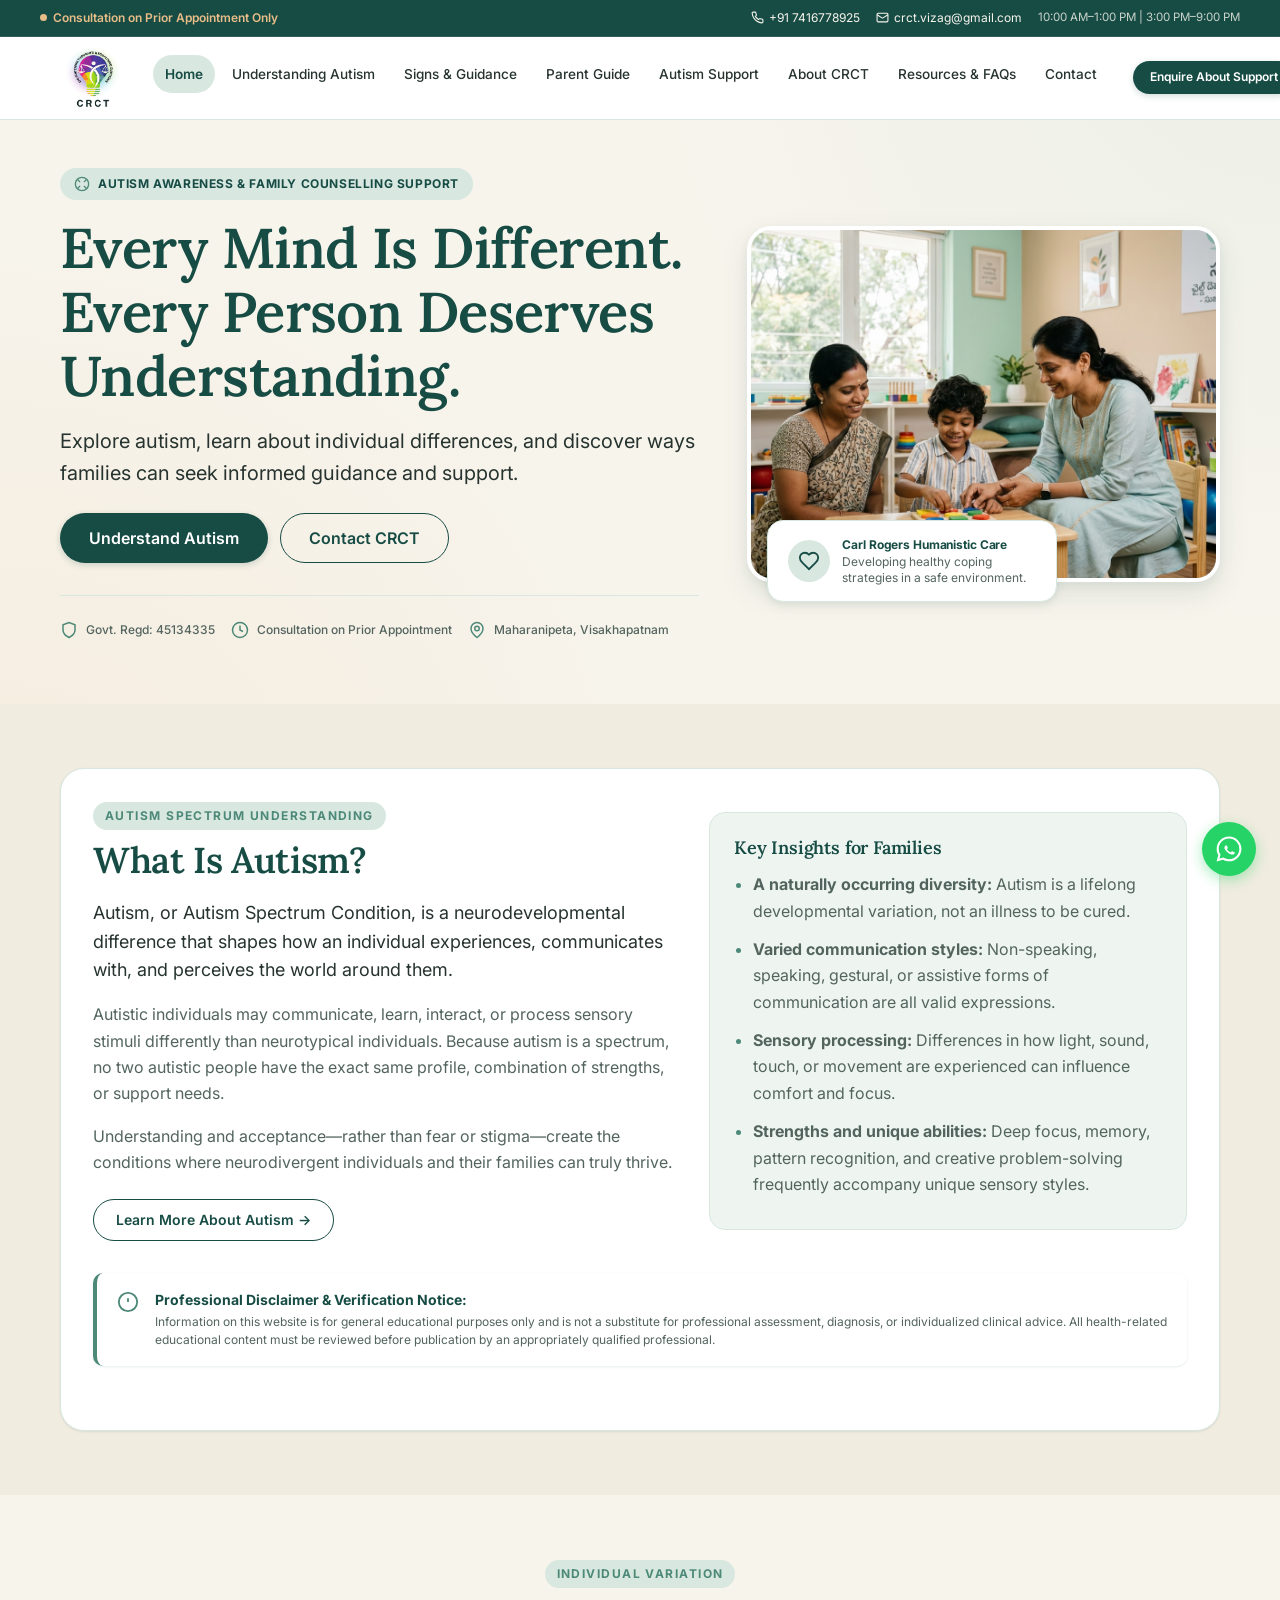
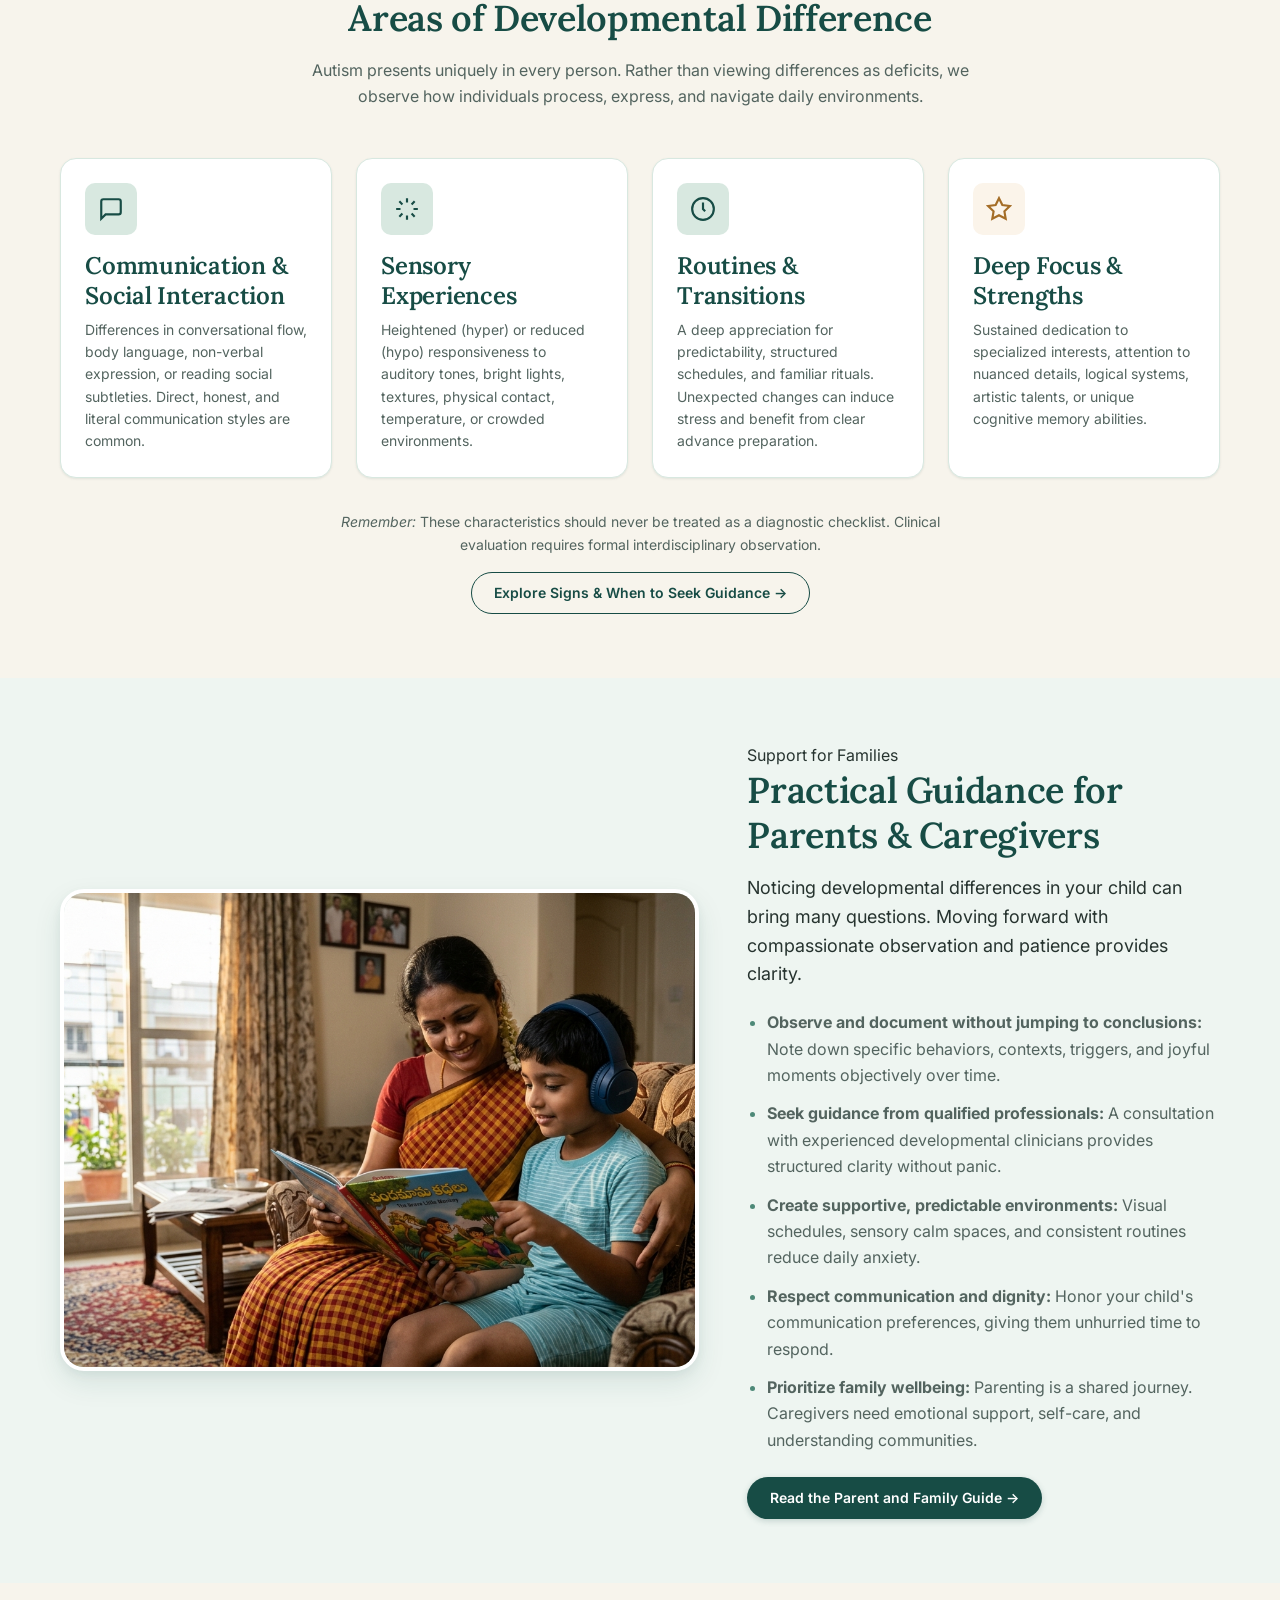
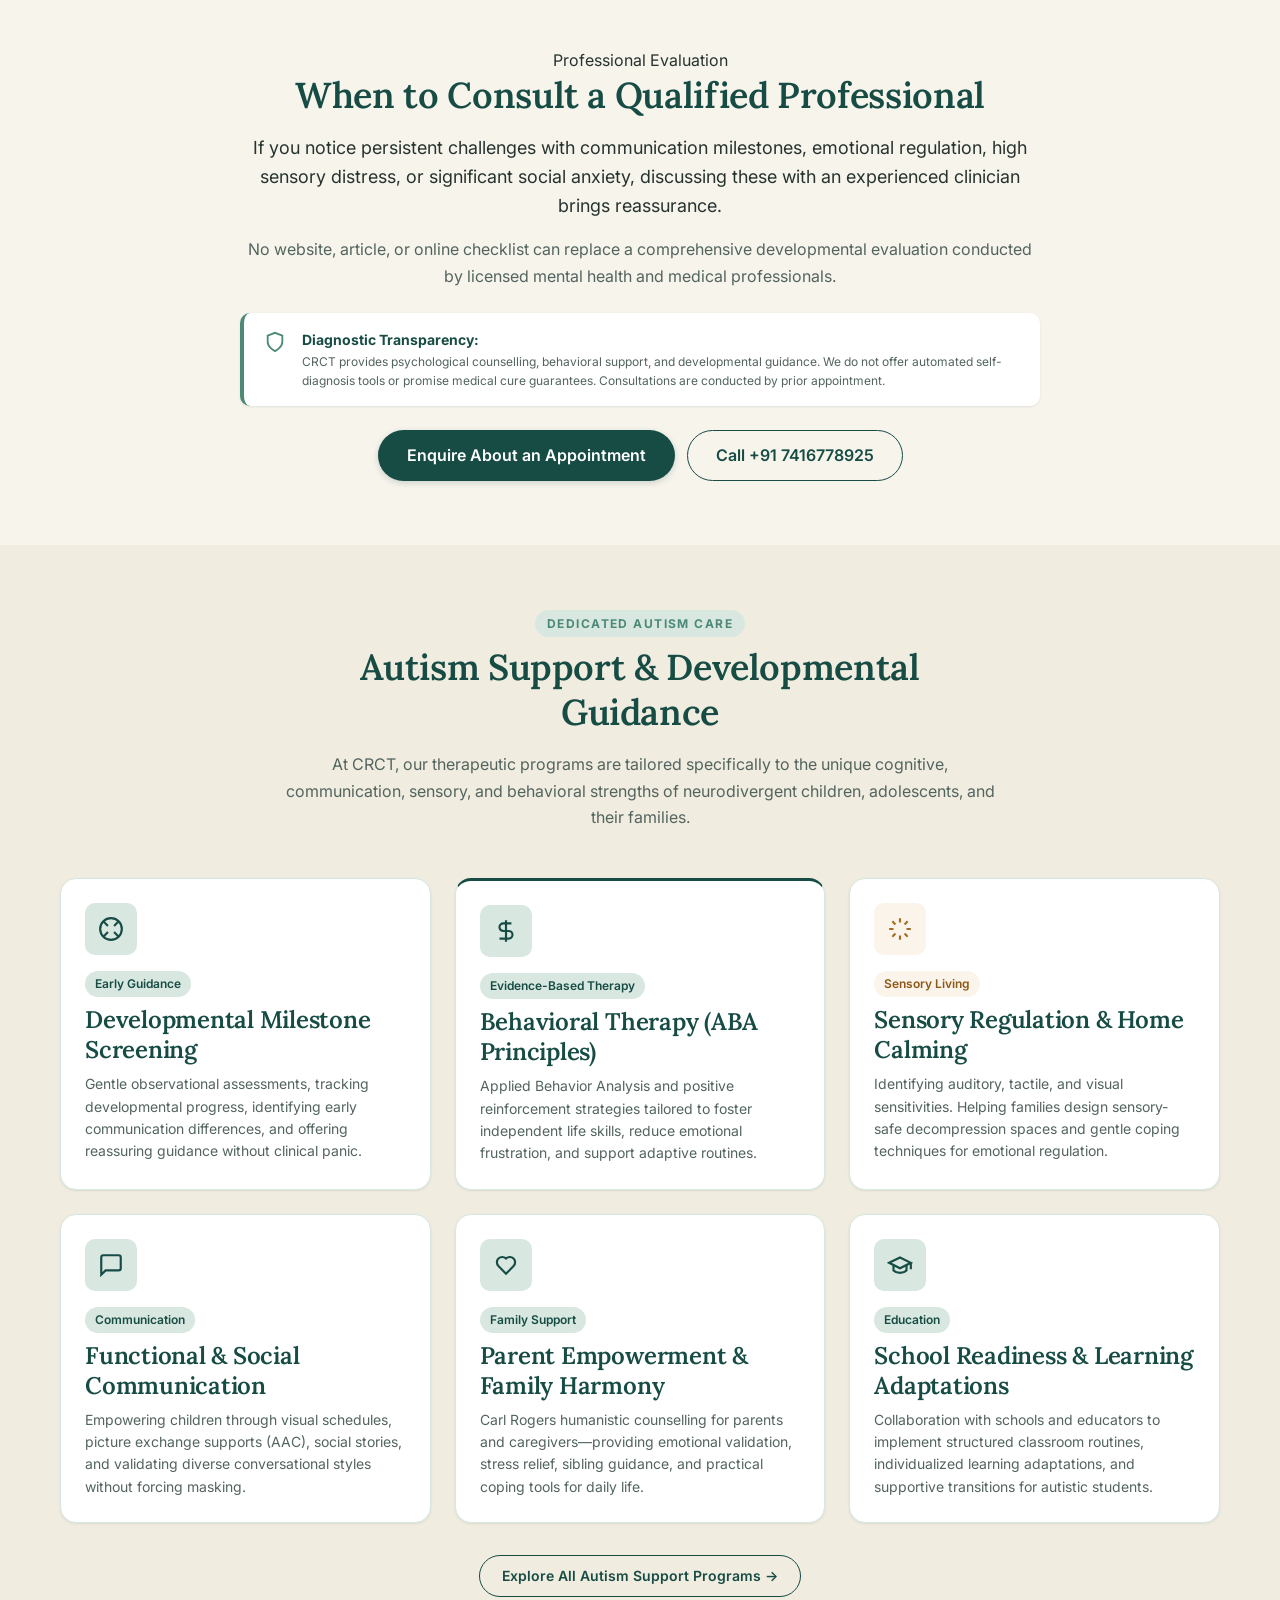
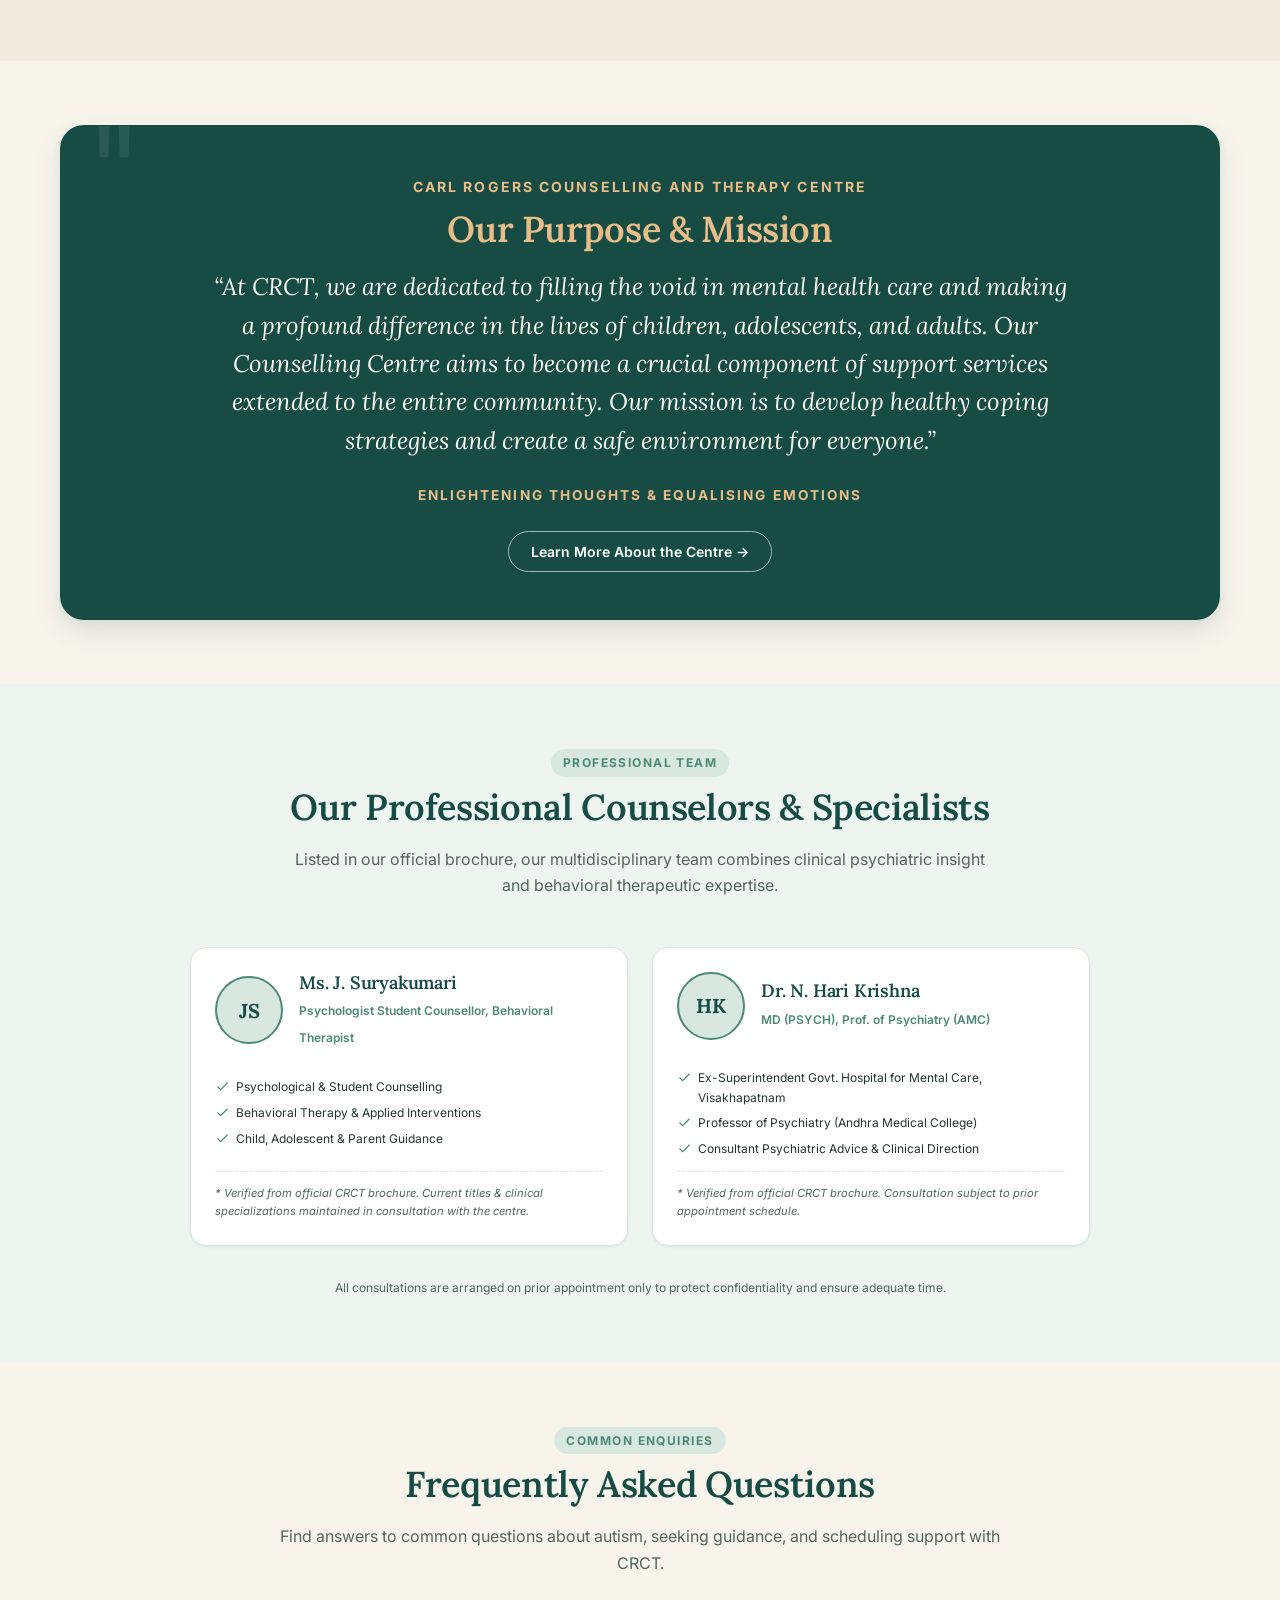
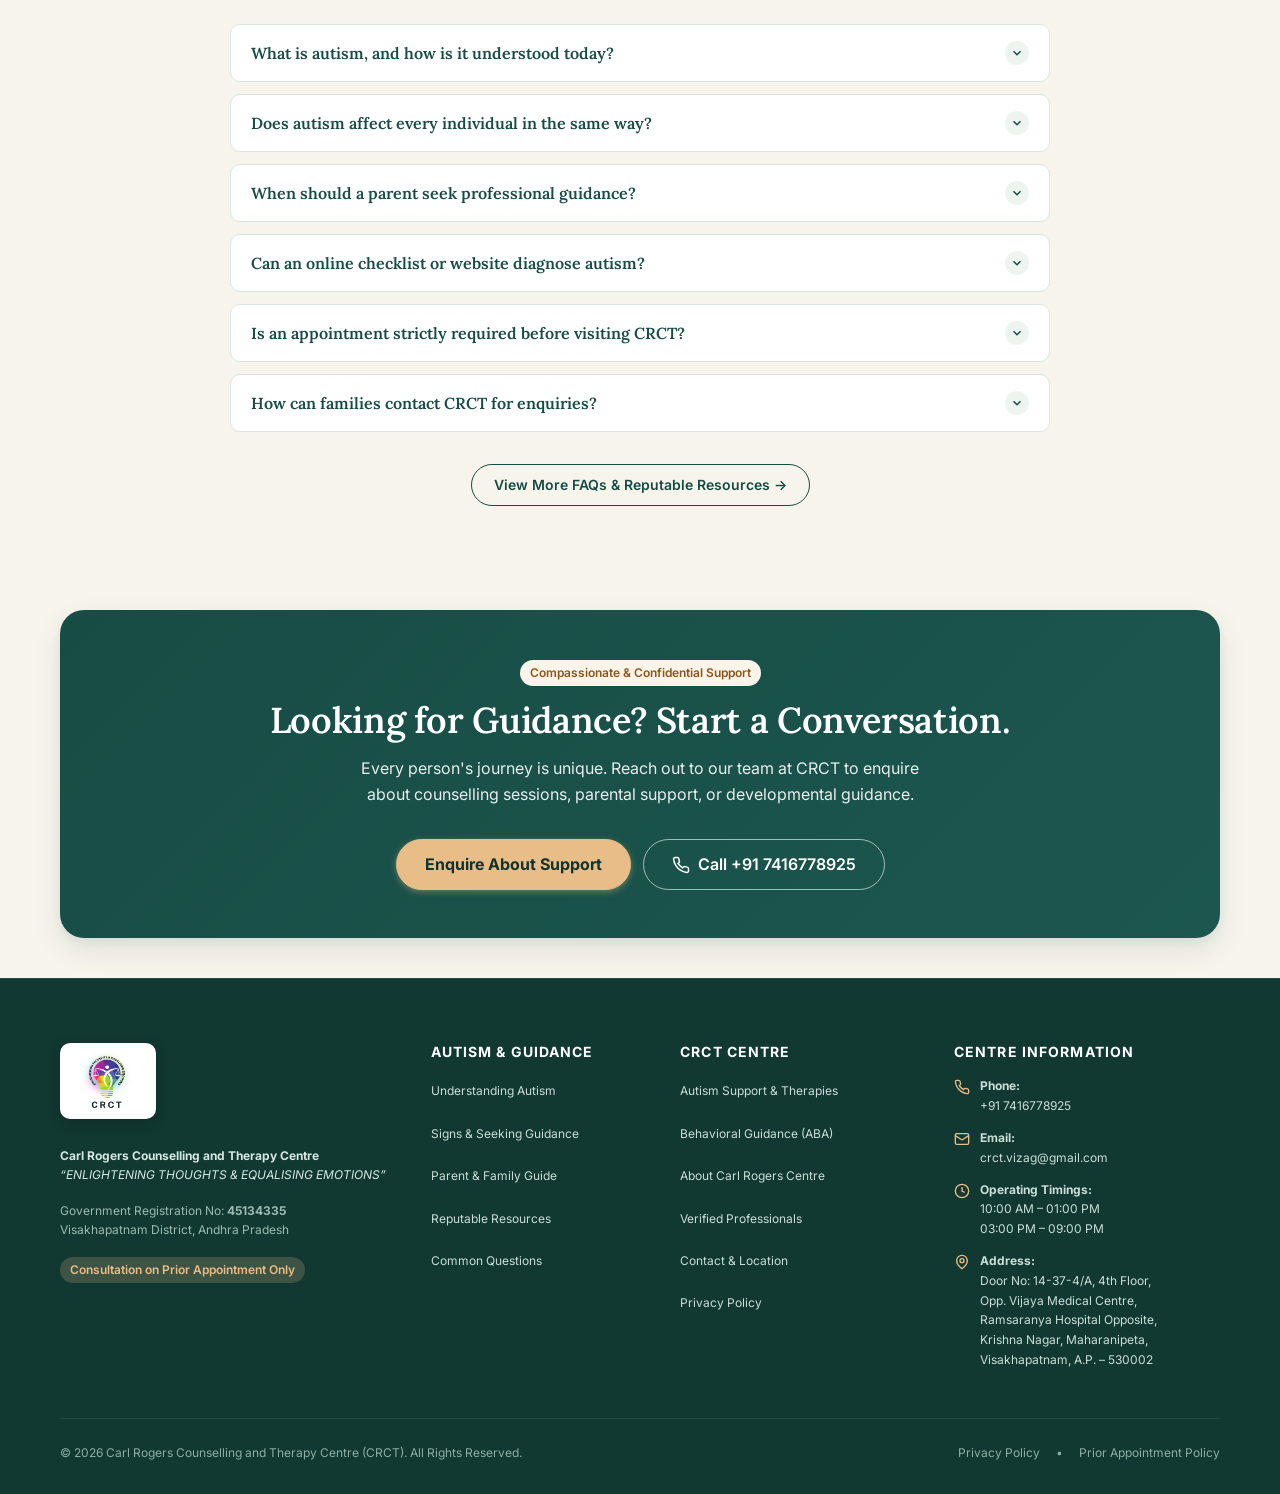
<file: index.html>
<!DOCTYPE html>
<html lang="en">

<head>
  <meta charset="UTF-8">
  <meta name="viewport" content="width=device-width, initial-scale=1.0">
  <title>Carl Rogers Counselling and Therapy Centre (CRCT) | Autism Awareness &amp; Family Guidance Visakhapatnam
  </title>
  <meta name="description"
    content="Carl Rogers Counselling and Therapy Centre (CRCT) in Visakhapatnam. Compassionate autism awareness, neurodevelopmental understanding, parent and family guidance, and professional counselling services.">
  <meta name="keywords"
    content="autism awareness, CRCT Visakhapatnam, Carl Rogers Counselling Centre, child psychology, parent guidance, behavioral therapy, ADHD, Vizag counselling">
  <link rel="canonical" href="https://crctcounselling.com/">

  <!-- Favicon -->
  <link rel="icon" type="image/png" href="assets/logo/crct-official-logo.png">

  <!-- Open Graph Metadata -->
  <meta property="og:title" content="CRCT | Autism Awareness &amp; Mental Health Support Visakhapatnam">
  <meta property="og:description"
    content="Dedicated to enlightening thoughts, equalising emotions, and providing compassionate guidance for individuals and families on the autism spectrum.">
  <meta property="og:type" content="website">
  <meta property="og:image" content="assets/images/hero-counselling.jpg">

  <!-- Core Stylesheet -->
  <link rel="stylesheet" href="css/style.css">
</head>

<body>
  <!-- Screen Reader Skip Navigation Link -->
  <a href="#main-content" class="skip-link">Skip to main content</a>

  <!-- SECTION 1: Announcement Bar -->
  <div class="announcement-bar" role="region" aria-label="Operating announcement">
    <div class="announcement-bar-content">
      <div class="announcement-badge">
        <span>Consultation on Prior Appointment Only</span>
      </div>
      <div class="announcement-contact-links">
        <a href="tel:+917416778925" aria-label="Call CRCT at +91 7416778925">
          <svg width="13" height="13" viewBox="0 0 24 24" fill="none" stroke="currentColor" stroke-width="2"
            aria-hidden="true">
            <path
              d="M22 16.92v3a2 2 0 0 1-2.18 2 19.79 19.79 0 0 1-8.63-3.07 19.5 19.5 0 0 1-6-6 19.79 19.79 0 0 1-3.07-8.67A2 2 0 0 1 4.11 2h3a2 2 0 0 1 2 1.72 12.84 12.84 0 0 0 .7 2.81 2 2 0 0 1-.45 2.11L8.09 9.91a16 16 0 0 0 6 6l1.27-1.27a2 2 0 0 1 2.11-.45 12.84 12.84 0 0 0 2.81.7A2 2 0 0 1 22 16.92z" />
          </svg>
          +91 7416778925
        </a>
        <a href="mailto:crct.vizag@gmail.com" aria-label="Email CRCT at crct.vizag@gmail.com">
          <svg width="13" height="13" viewBox="0 0 24 24" fill="none" stroke="currentColor" stroke-width="2"
            aria-hidden="true">
            <rect width="20" height="16" x="2" y="4" rx="2" />
            <path d="m22 7-8.97 5.7a1.94 1.94 0 0 1-2.06 0L2 7" />
          </svg>
          crct.vizag@gmail.com
        </a>
        <span style="opacity: 0.8; font-size: 0.72rem;">10:00 AM–1:00 PM | 3:00 PM–9:00 PM</span>
      </div>
    </div>
  </div>

  <!-- SECTION 2: Header & Main Navigation -->
  <header class="site-header" role="banner">
    <div class="header-container">
      <a href="index.html" class="site-logo" aria-label="CRCT - Carl Rogers Counselling and Therapy Centre">
        <img src="assets/logo/crct-official-logo.png" alt="CRCT - Carl Rogers Counselling and Therapy Centre"
          class="site-logo-img">
      </a>

      <!-- Desktop Nav -->
      <nav class="main-nav" aria-label="Primary navigation">
        <ul class="nav-list">
          <li><a href="index.html" class="nav-link active" aria-current="page">Home</a></li>
          <li><a href="understanding-autism.html" class="nav-link">Understanding Autism</a></li>
          <li><a href="signs-and-guidance.html" class="nav-link">Signs &amp; Guidance</a></li>
          <li><a href="parent-guide.html" class="nav-link">Parent Guide</a></li>
          <li><a href="services.html" class="nav-link">Autism Support</a></li>
          <li><a href="about.html" class="nav-link">About CRCT</a></li>
          <li><a href="resources.html" class="nav-link">Resources &amp; FAQs</a></li>
          <li><a href="contact.html" class="nav-link">Contact</a></li>
        </ul>
      </nav>

      <!-- Action & Mobile Toggle -->
      <div class="header-actions">
        <a href="contact.html" class="btn btn-primary btn-sm" id="headerEnquireBtn">Enquire About Support</a>
        <button type="button" class="menu-toggle" aria-expanded="false" aria-label="Toggle navigation menu"
          aria-controls="mobileNavDrawer">
          <span></span>
          <span></span>
          <span></span>
        </button>
      </div>
    </div>
  </header>

  <!-- Mobile Drawer Backdrop -->
  <div class="mobile-nav-backdrop" aria-hidden="true"></div>

  <!-- Mobile Drawer -->
  <aside id="mobileNavDrawer" class="mobile-nav-drawer" aria-label="Mobile navigation menu" aria-hidden="true">
    <div>
      <div style="margin-bottom: var(--space-6);">
        <img src="assets/logo/crct-official-logo.png" alt="CRCT Official Logo"
          style="height: 56px; width: auto; object-fit: contain;">
      </div>
      <ul class="mobile-nav-list">
        <li><a href="index.html" class="mobile-nav-link active" aria-current="page">Home</a></li>
        <li><a href="understanding-autism.html" class="mobile-nav-link">Understanding Autism</a></li>
        <li><a href="signs-and-guidance.html" class="mobile-nav-link">Signs &amp; Guidance</a></li>
        <li><a href="parent-guide.html" class="mobile-nav-link">Parent &amp; Family Guide</a></li>
        <li><a href="services.html" class="mobile-nav-link">Autism Support</a></li>
        <li><a href="about.html" class="mobile-nav-link">About CRCT</a></li>
        <li><a href="resources.html" class="mobile-nav-link">Resources &amp; FAQs</a></li>
        <li><a href="contact.html" class="mobile-nav-link">Contact &amp; Enquiry</a></li>
        <li><a href="privacy-policy.html" class="mobile-nav-link">Privacy Policy</a></li>
      </ul>
    </div>
    <div class="mobile-nav-footer">
      <a href="contact.html" class="btn btn-accent btn-block">Enquire About Support</a>
      <div class="mobile-contact-pill">
        <strong>Direct Phone:</strong>
        <a href="tel:+917416778925">+91 7416778925</a>
      </div>
      <div class="mobile-contact-pill">
        <strong>Consultation Policy:</strong>
        <span>Prior Appointment Only</span>
      </div>
    </div>
  </aside>

  <main id="main-content">
    <!-- SECTION 3: Hero Section -->
    <section class="hero" aria-labelledby="hero-title">
      <div class="container">
        <div class="hero-grid">
          <div class="hero-content">
            <div class="hero-tag">
              <svg viewBox="0 0 24 24" fill="none" stroke="currentColor" stroke-width="2" aria-hidden="true">
                <circle cx="12" cy="12" r="10" />
                <path d="m4.93 4.93 4.24 4.24" />
                <path d="m14.83 9.17 4.24-4.24" />
                <path d="m14.83 14.83 4.24 4.24" />
                <path d="m9.17 14.83-4.24 4.24" />
              </svg>
              <span>Autism Awareness &amp; Family Counselling Support</span>
            </div>
            <h1 id="hero-title" class="hero-headline">Every Mind Is Different. Every Person Deserves Understanding.</h1>
            <p class="hero-copy">Explore autism, learn about individual differences, and discover ways families can seek
              informed guidance and support.</p>

            <div class="btn-group">
              <a href="understanding-autism.html" class="btn btn-primary btn-lg" id="heroBtnPrimary">Understand
                Autism</a>
              <a href="contact.html" class="btn btn-secondary btn-lg" id="heroBtnSecondary">Contact CRCT</a>
            </div>

            <div class="hero-meta">
              <div class="hero-meta-item">
                <svg viewBox="0 0 24 24" fill="none" stroke="currentColor" stroke-width="2" aria-hidden="true">
                  <path d="M12 22s8-4 8-10V5l-8-3-8 3v7c0 6 8 10 8 10z" />
                </svg>
                <span>Govt. Regd: 45134335</span>
              </div>
              <div class="hero-meta-item">
                <svg viewBox="0 0 24 24" fill="none" stroke="currentColor" stroke-width="2" aria-hidden="true">
                  <circle cx="12" cy="12" r="10" />
                  <polyline points="12 6 12 12 16 14" />
                </svg>
                <span>Consultation on Prior Appointment</span>
              </div>
              <div class="hero-meta-item">
                <svg viewBox="0 0 24 24" fill="none" stroke="currentColor" stroke-width="2" aria-hidden="true">
                  <path d="M20 10c0 6-8 12-8 12s-8-6-8-12a8 8 0 0 1 16 0Z" />
                  <circle cx="12" cy="10" r="3" />
                </svg>
                <span>Maharanipeta, Visakhapatnam</span>
              </div>
            </div>
          </div>

          <div class="hero-media">
            <div class="hero-image-frame">
              <img src="assets/images/hero-counselling.jpg"
                alt="South Indian Telugu female psychologist engaging gently with child and mother in developmental therapy clinic"
                class="hero-image" width="700" height="525" fetchpriority="high">
            </div>
            <div class="hero-floating-card">
              <div class="hero-floating-icon">
                <svg width="22" height="22" viewBox="0 0 24 24" fill="none" stroke="currentColor" stroke-width="2"
                  aria-hidden="true">
                  <path
                    d="M19 14c1.49-1.46 3-3.21 3-5.5A5.5 5.5 0 0 0 16.5 3c-1.76 0-3 .5-4.5 2-1.5-1.5-2.74-2-4.5-2A5.5 5.5 0 0 0 2 8.5c0 2.3 1.5 4.05 3 5.5l7 7Z" />
                </svg>
              </div>
              <div class="hero-floating-text">
                <h4>Carl Rogers Humanistic Care</h4>
                <p>Developing healthy coping strategies in a safe environment.</p>
              </div>
            </div>
          </div>
        </div>
      </div>
    </section>

    <!-- SECTION 4: Autism Awareness Introduction -->
    <section class="section section-alt" aria-labelledby="awareness-intro-title">
      <div class="container">
        <div class="awareness-strip">
          <div class="awareness-grid">
            <div>
              <div class="section-header text-left" style="margin-bottom: var(--space-4);">
                <span class="eyebrow">Autism Spectrum Understanding</span>
                <h2 id="awareness-intro-title">What Is Autism?</h2>
              </div>
              <p class="lead">Autism, or Autism Spectrum Condition, is a neurodevelopmental difference that shapes how
                an individual experiences, communicates with, and perceives the world around them.</p>
              <p>Autistic individuals may communicate, learn, interact, or process sensory stimuli differently than
                neurotypical individuals. Because autism is a spectrum, no two autistic people have the exact same
                profile, combination of strengths, or support needs.</p>
              <p>Understanding and acceptance—rather than fear or stigma—create the conditions where neurodivergent
                individuals and their families can truly thrive.</p>
              <div style="margin-top: var(--space-6);">
                <a href="understanding-autism.html" class="btn btn-secondary">Learn More About Autism &rarr;</a>
              </div>
            </div>

            <div>
              <div class="spectrum-concept-box">
                <h3 style="font-size: var(--text-lg); margin-bottom: var(--space-3); color: var(--color-deep-teal);">Key
                  Insights for Families</h3>
                <ul style="padding-left: 1.2rem; margin-bottom: 0;">
                  <li style="margin-bottom: var(--space-3);"><strong>A naturally occurring diversity:</strong> Autism is
                    a lifelong developmental variation, not an illness to be cured.</li>
                  <li style="margin-bottom: var(--space-3);"><strong>Varied communication styles:</strong> Non-speaking,
                    speaking, gestural, or assistive forms of communication are all valid expressions.</li>
                  <li style="margin-bottom: var(--space-3);"><strong>Sensory processing:</strong> Differences in how
                    light, sound, touch, or movement are experienced can influence comfort and focus.</li>
                  <li><strong>Strengths and unique abilities:</strong> Deep focus, memory, pattern recognition, and
                    creative problem-solving frequently accompany unique sensory styles.</li>
                </ul>
              </div>
            </div>
          </div>

          <!-- Medical Educational Disclaimer Box -->
          <div class="disclaimer-box">
            <div class="disclaimer-icon">
              <svg viewBox="0 0 24 24" fill="none" stroke="currentColor" stroke-width="2" aria-hidden="true">
                <circle cx="12" cy="12" r="10" />
                <line x1="12" y1="8" x2="12" y2="12" />
                <line x1="12" y1="16" x2="12.01" y2="16" />
              </svg>
            </div>
            <div class="disclaimer-text">
              <strong>Professional Disclaimer &amp; Verification Notice:</strong>
              Information on this website is for general educational purposes only and is not a substitute for
              professional assessment, diagnosis, or individualized clinical advice. All health-related educational
              content must be reviewed before publication by an appropriately qualified professional.
            </div>
          </div>
        </div>
      </div>
    </section>

    <!-- SECTION 5: Understanding Differences -->
    <section class="section" aria-labelledby="differences-title">
      <div class="container">
        <div class="section-header">
          <span class="eyebrow">Individual Variation</span>
          <h2 id="differences-title">Areas of Developmental Difference</h2>
          <p>Autism presents uniquely in every person. Rather than viewing differences as deficits, we observe how
            individuals process, express, and navigate daily environments.</p>
        </div>

        <div class="grid grid-4">
          <!-- Card 1 -->
          <article class="card">
            <div class="card-icon">
              <svg viewBox="0 0 24 24" fill="none" stroke="currentColor" stroke-width="2" aria-hidden="true">
                <path d="M21 15a2 2 0 0 1-2 2H7l-4 4V5a2 2 0 0 1 2-2h14a2 2 0 0 1 2 2z" />
              </svg>
            </div>
            <h3>Communication &amp; Social Interaction</h3>
            <p>Differences in conversational flow, body language, non-verbal expression, or reading social subtleties.
              Direct, honest, and literal communication styles are common.</p>
          </article>

          <!-- Card 2 -->
          <article class="card">
            <div class="card-icon">
              <svg viewBox="0 0 24 24" fill="none" stroke="currentColor" stroke-width="2" aria-hidden="true">
                <path
                  d="M12 2v4M12 18v4M4.93 4.93l2.83 2.83M16.24 16.24l2.83 2.83M2 12h4M18 12h4M4.93 19.07l2.83-2.83M16.24 7.76l2.83-2.83" />
              </svg>
            </div>
            <h3>Sensory Experiences</h3>
            <p>Heightened (hyper) or reduced (hypo) responsiveness to auditory tones, bright lights, textures, physical
              contact, temperature, or crowded environments.</p>
          </article>

          <!-- Card 3 -->
          <article class="card">
            <div class="card-icon">
              <svg viewBox="0 0 24 24" fill="none" stroke="currentColor" stroke-width="2" aria-hidden="true">
                <circle cx="12" cy="12" r="10" />
                <polyline points="12 6 12 12 14 14" />
              </svg>
            </div>
            <h3>Routines &amp; Transitions</h3>
            <p>A deep appreciation for predictability, structured schedules, and familiar rituals. Unexpected changes
              can induce stress and benefit from clear advance preparation.</p>
          </article>

          <!-- Card 4 -->
          <article class="card">
            <div class="card-icon accent">
              <svg viewBox="0 0 24 24" fill="none" stroke="currentColor" stroke-width="2" aria-hidden="true">
                <polygon
                  points="12 2 15.09 8.26 22 9.27 17 14.14 18.18 21.02 12 17.77 5.82 21.02 7 14.14 2 9.27 8.91 8.26 12 2" />
              </svg>
            </div>
            <h3>Deep Focus &amp; Strengths</h3>
            <p>Sustained dedication to specialized interests, attention to nuanced details, logical systems, artistic
              talents, or unique cognitive memory abilities.</p>
          </article>
        </div>

        <div style="text-align: center; margin-top: var(--space-8);">
          <p
            style="font-size: var(--text-sm); color: var(--color-text-muted); max-width: 600px; margin: 0 auto var(--space-4) auto;">
            <em>Remember:</em> These characteristics should never be treated as a diagnostic checklist. Clinical
            evaluation requires formal interdisciplinary observation.
          </p>
          <a href="signs-and-guidance.html" class="btn btn-secondary">Explore Signs &amp; When to Seek Guidance
            &rarr;</a>
        </div>
      </div>
    </section>

    <!-- SECTION 6: Guidance for Parents and Caregivers -->
    <section class="section section-mint" aria-labelledby="parent-guidance-title">
      <div class="container">
        <div class="hero-grid" style="align-items: center;">
          <div class="hero-media">
            <div class="hero-image-frame">
              <img src="assets/images/parent-support.jpg"
                alt="South Indian Telugu mother and child with headphones reading Chandamama stories together in peaceful home"
                class="hero-image" width="700" height="525" loading="lazy">
            </div>
          </div>
          <div>
            <span class="eyebrow">Support for Families</span>
            <h2 id="parent-guidance-title">Practical Guidance for Parents &amp; Caregivers</h2>
            <p class="lead">Noticing developmental differences in your child can bring many questions. Moving forward
              with compassionate observation and patience provides clarity.</p>

            <ul style="padding-left: 1.25rem; margin: var(--space-5) 0;">
              <li style="margin-bottom: var(--space-3);"><strong>Observe and document without jumping to
                  conclusions:</strong> Note down specific behaviors, contexts, triggers, and joyful moments objectively
                over time.</li>
              <li style="margin-bottom: var(--space-3);"><strong>Seek guidance from qualified professionals:</strong> A
                consultation with experienced developmental clinicians provides structured clarity without panic.</li>
              <li style="margin-bottom: var(--space-3);"><strong>Create supportive, predictable environments:</strong>
                Visual schedules, sensory calm spaces, and consistent routines reduce daily anxiety.</li>
              <li style="margin-bottom: var(--space-3);"><strong>Respect communication and dignity:</strong> Honor your
                child's communication preferences, giving them unhurried time to respond.</li>
              <li><strong>Prioritize family wellbeing:</strong> Parenting is a shared journey. Caregivers need emotional
                support, self-care, and understanding communities.</li>
            </ul>

            <div style="margin-top: var(--space-6);">
              <a href="parent-guide.html" class="btn btn-primary" id="homeParentGuideBtn">Read the Parent and Family
                Guide &rarr;</a>
            </div>
          </div>
        </div>
      </div>
    </section>

    <!-- SECTION 7: When to Seek Professional Guidance -->
    <section class="section" aria-labelledby="when-to-seek-title">
      <div class="container container-narrow" style="text-align: center;">
        <span class="eyebrow">Professional Evaluation</span>
        <h2 id="when-to-seek-title">When to Consult a Qualified Professional</h2>
        <p class="lead">If you notice persistent challenges with communication milestones, emotional regulation, high
          sensory distress, or significant social anxiety, discussing these with an experienced clinician brings
          reassurance.</p>
        <p>No website, article, or online checklist can replace a comprehensive developmental evaluation conducted by
          licensed mental health and medical professionals.</p>

        <div class="disclaimer-box" style="text-align: left; margin: var(--space-6) 0;">
          <div class="disclaimer-icon">
            <svg viewBox="0 0 24 24" fill="none" stroke="currentColor" stroke-width="2" aria-hidden="true">
              <path d="M12 22s8-4 8-10V5l-8-3-8 3v7c0 6 8 10 8 10z" />
            </svg>
          </div>
          <div class="disclaimer-text">
            <strong>Diagnostic Transparency:</strong>
            CRCT provides psychological counselling, behavioral support, and developmental guidance. We do not offer
            automated self-diagnosis tools or promise medical cure guarantees. Consultations are conducted by prior
            appointment.
          </div>
        </div>

        <div class="btn-group" style="justify-content: center; margin-top: var(--space-6);">
          <a href="contact.html" class="btn btn-primary btn-lg">Enquire About an Appointment</a>
          <a href="tel:+917416778925" class="btn btn-secondary btn-lg">Call +91 7416778925</a>
        </div>
      </div>
    </section>

    <!-- SECTION 8: CRCT Services (Exact from Brochure) -->
    <section class="section section-alt" aria-labelledby="services-section-title">
      <div class="container">
        <div class="section-header">
          <span class="eyebrow">Dedicated Autism Care</span>
          <h2 id="services-section-title">Autism Support &amp; Developmental Guidance</h2>
          <p>At CRCT, our therapeutic programs are tailored specifically to the unique cognitive, communication,
            sensory, and behavioral strengths of neurodivergent children, adolescents, and their families.</p>
        </div>

        <div class="grid grid-3">
          <!-- Pillar 1 -->
          <article class="card">
            <div class="card-icon">
              <svg viewBox="0 0 24 24" fill="none" stroke="currentColor" stroke-width="2" aria-hidden="true">
                <circle cx="12" cy="12" r="10" />
                <path d="m4.93 4.93 4.24 4.24" />
                <path d="m14.83 9.17 4.24-4.24" />
                <path d="m14.83 14.83 4.24 4.24" />
                <path d="m9.17 14.83-4.24 4.24" />
              </svg>
            </div>
            <span class="badge" style="margin-bottom: var(--space-2); width: fit-content;">Early Guidance</span>
            <h3>Developmental Milestone Screening</h3>
            <p>Gentle observational assessments, tracking developmental progress, identifying early communication
              differences, and offering reassuring guidance without clinical panic.</p>
          </article>

          <!-- Pillar 2 -->
          <article class="card" style="border-top: 3px solid var(--color-deep-teal);">
            <div class="card-icon">
              <svg viewBox="0 0 24 24" fill="none" stroke="currentColor" stroke-width="2" aria-hidden="true">
                <path d="M12 2v20M17 5H9.5a3.5 3.5 0 0 0 0 7h5a3.5 3.5 0 0 1 0 7H6" />
              </svg>
            </div>
            <span class="badge" style="margin-bottom: var(--space-2); width: fit-content;">Evidence-Based Therapy</span>
            <h3>Behavioral Therapy (ABA Principles)</h3>
            <p>Applied Behavior Analysis and positive reinforcement strategies tailored to foster independent life
              skills, reduce emotional frustration, and support adaptive routines.</p>
          </article>

          <!-- Pillar 3 -->
          <article class="card">
            <div class="card-icon accent">
              <svg viewBox="0 0 24 24" fill="none" stroke="currentColor" stroke-width="2" aria-hidden="true">
                <path
                  d="M12 2v4M12 18v4M4.93 4.93l2.83 2.83M16.24 16.24l2.83 2.83M2 12h4M18 12h4M4.93 19.07l2.83-2.83M16.24 7.76l2.83-2.83" />
              </svg>
            </div>
            <span class="badge badge-amber" style="margin-bottom: var(--space-2); width: fit-content;">Sensory
              Living</span>
            <h3>Sensory Regulation &amp; Home Calming</h3>
            <p>Identifying auditory, tactile, and visual sensitivities. Helping families design sensory-safe
              decompression spaces and gentle coping techniques for emotional regulation.</p>
          </article>

          <!-- Pillar 4 -->
          <article class="card">
            <div class="card-icon">
              <svg viewBox="0 0 24 24" fill="none" stroke="currentColor" stroke-width="2" aria-hidden="true">
                <path d="M21 15a2 2 0 0 1-2 2H7l-4 4V5a2 2 0 0 1 2-2h14a2 2 0 0 1 2 2z" />
              </svg>
            </div>
            <span class="badge" style="margin-bottom: var(--space-2); width: fit-content;">Communication</span>
            <h3>Functional &amp; Social Communication</h3>
            <p>Empowering children through visual schedules, picture exchange supports (AAC), social stories, and
              validating diverse conversational styles without forcing masking.</p>
          </article>

          <!-- Pillar 5 -->
          <article class="card">
            <div class="card-icon">
              <svg viewBox="0 0 24 24" fill="none" stroke="currentColor" stroke-width="2" aria-hidden="true">
                <path d="m12 20-7-7a4.95 4.95 0 0 1 7-7 4.95 4.95 0 0 1 7 7Z" />
              </svg>
            </div>
            <span class="badge" style="margin-bottom: var(--space-2); width: fit-content;">Family Support</span>
            <h3>Parent Empowerment &amp; Family Harmony</h3>
            <p>Carl Rogers humanistic counselling for parents and caregivers—providing emotional validation, stress
              relief, sibling guidance, and practical coping tools for daily life.</p>
          </article>

          <!-- Pillar 6 -->
          <article class="card">
            <div class="card-icon">
              <svg viewBox="0 0 24 24" fill="none" stroke="currentColor" stroke-width="2" aria-hidden="true">
                <path d="M22 10v6M2 10l10-5 10 5-10 5z" />
                <path d="M6 12v5c3 3 9 3 12 0v-5" />
              </svg>
            </div>
            <span class="badge" style="margin-bottom: var(--space-2); width: fit-content;">Education</span>
            <h3>School Readiness &amp; Learning Adaptations</h3>
            <p>Collaboration with schools and educators to implement structured classroom routines, individualized
              learning adaptations, and supportive transitions for autistic students.</p>
          </article>
        </div>

        <div style="text-align: center; margin-top: var(--space-8);">
          <a href="services.html" class="btn btn-secondary">Explore All Autism Support Programs &rarr;</a>
        </div>
      </div>
    </section>

    <!-- SECTION 9: About CRCT & Official Mission -->
    <section class="section" aria-labelledby="mission-title">
      <div class="container">
        <div class="quote-banner">
          <span class="quote-tagline">Carl Rogers Counselling and Therapy Centre</span>
          <h2 id="mission-title"
            style="color: var(--color-warm-amber); margin-top: var(--space-2); margin-bottom: var(--space-4);">Our
            Purpose &amp; Mission</h2>
          <blockquote class="quote-text">
            “At CRCT, we are dedicated to filling the void in mental health care and making a profound difference in the
            lives of children, adolescents, and adults. Our Counselling Centre aims to become a crucial component of
            support services extended to the entire community. Our mission is to develop healthy coping strategies and
            create a safe environment for everyone.”
          </blockquote>
          <p class="quote-tagline" style="font-size: 0.85rem; letter-spacing: 0.15em;">
            ENLIGHTENING THOUGHTS &amp; EQUALISING EMOTIONS
          </p>
          <div style="margin-top: var(--space-6);">
            <a href="about.html" class="btn btn-outline-white">Learn More About the Centre &rarr;</a>
          </div>
        </div>
      </div>
    </section>

    <!-- SECTION 10: Verified Professionals -->
    <section class="section section-mint" aria-labelledby="professionals-title">
      <div class="container">
        <div class="section-header">
          <span class="eyebrow">Professional Team</span>
          <h2 id="professionals-title">Our Professional Counselors &amp; Specialists</h2>
          <p>Listed in our official brochure, our multidisciplinary team combines clinical psychiatric insight and
            behavioral therapeutic expertise.</p>
        </div>

        <div class="grid grid-2" style="max-width: 900px; margin: 0 auto;">
          <!-- Professional 1 -->
          <div class="professional-card">
            <div class="pro-header">
              <div class="pro-avatar-placeholder" aria-hidden="true">JS</div>
              <div>
                <h3 class="pro-name">Ms. J. Suryakumari</h3>
                <span class="pro-designation">Psychologist Student Counsellor, Behavioral Therapist</span>
              </div>
            </div>
            <ul class="pro-credentials-list">
              <li>
                <svg viewBox="0 0 24 24" fill="none" stroke="currentColor" stroke-width="2" aria-hidden="true">
                  <polyline points="20 6 9 17 4 12" />
                </svg>
                <span>Psychological &amp; Student Counselling</span>
              </li>
              <li>
                <svg viewBox="0 0 24 24" fill="none" stroke="currentColor" stroke-width="2" aria-hidden="true">
                  <polyline points="20 6 9 17 4 12" />
                </svg>
                <span>Behavioral Therapy &amp; Applied Interventions</span>
              </li>
              <li>
                <svg viewBox="0 0 24 24" fill="none" stroke="currentColor" stroke-width="2" aria-hidden="true">
                  <polyline points="20 6 9 17 4 12" />
                </svg>
                <span>Child, Adolescent &amp; Parent Guidance</span>
              </li>
            </ul>
            <div class="pro-verify-notice">
              * Verified from official CRCT brochure. Current titles &amp; clinical specializations maintained in
              consultation with the centre.
            </div>
          </div>

          <!-- Professional 2 -->
          <div class="professional-card">
            <div class="pro-header">
              <div class="pro-avatar-placeholder" aria-hidden="true">HK</div>
              <div>
                <h3 class="pro-name">Dr. N. Hari Krishna</h3>
                <span class="pro-designation">MD (PSYCH), Prof. of Psychiatry (AMC)</span>
              </div>
            </div>
            <ul class="pro-credentials-list">
              <li>
                <svg viewBox="0 0 24 24" fill="none" stroke="currentColor" stroke-width="2" aria-hidden="true">
                  <polyline points="20 6 9 17 4 12" />
                </svg>
                <span>Ex-Superintendent Govt. Hospital for Mental Care, Visakhapatnam</span>
              </li>
              <li>
                <svg viewBox="0 0 24 24" fill="none" stroke="currentColor" stroke-width="2" aria-hidden="true">
                  <polyline points="20 6 9 17 4 12" />
                </svg>
                <span>Professor of Psychiatry (Andhra Medical College)</span>
              </li>
              <li>
                <svg viewBox="0 0 24 24" fill="none" stroke="currentColor" stroke-width="2" aria-hidden="true">
                  <polyline points="20 6 9 17 4 12" />
                </svg>
                <span>Consultant Psychiatric Advice &amp; Clinical Direction</span>
              </li>
            </ul>
            <div class="pro-verify-notice">
              * Verified from official CRCT brochure. Consultation subject to prior appointment schedule.
            </div>
          </div>
        </div>

        <div style="text-align: center; margin-top: var(--space-8);">
          <p style="font-size: var(--text-xs); color: var(--color-text-muted);">
            All consultations are arranged on prior appointment only to protect confidentiality and ensure adequate
            time.
          </p>
        </div>
      </div>
    </section>

    <!-- SECTION 11: Frequently Asked Questions (Accessible Accordion) -->
    <section class="section" aria-labelledby="faq-section-title">
      <div class="container">
        <div class="section-header">
          <span class="eyebrow">Common Enquiries</span>
          <h2 id="faq-section-title">Frequently Asked Questions</h2>
          <p>Find answers to common questions about autism, seeking guidance, and scheduling support with CRCT.</p>
        </div>

        <div class="faq-accordion" role="region" aria-label="Frequently Asked Questions Accordion">
          <!-- Item 1 -->
          <div class="faq-item">
            <button class="faq-question" type="button" aria-expanded="false">
              <span>What is autism, and how is it understood today?</span>
              <span class="faq-icon" aria-hidden="true">
                <svg width="14" height="14" viewBox="0 0 24 24" fill="none" stroke="currentColor" stroke-width="2.5">
                  <polyline points="6 9 12 15 18 9" />
                </svg>
              </span>
            </button>
            <div class="faq-answer" aria-hidden="true">
              <p>Autism Spectrum Condition is a naturally occurring neurodevelopmental variation. It affects how an
                individual processes sensory inputs, communicates, interacts, and understands social dynamics. Autism is
                not an illness to cure; rather, it is a profile of cognitive differences that benefits from empathetic
                understanding, supportive environments, and individualized developmental guidance.</p>
            </div>
          </div>

          <!-- Item 2 -->
          <div class="faq-item">
            <button class="faq-question" type="button" aria-expanded="false">
              <span>Does autism affect every individual in the same way?</span>
              <span class="faq-icon" aria-hidden="true">
                <svg width="14" height="14" viewBox="0 0 24 24" fill="none" stroke="currentColor" stroke-width="2.5">
                  <polyline points="6 9 12 15 18 9" />
                </svg>
              </span>
            </button>
            <div class="faq-answer" aria-hidden="true">
              <p>No. Autism is a spectrum, which means individual presentations vary widely. A famous saying in
                developmental psychology is: "If you have met one autistic person, you have met one autistic person."
                Support needs, speech communication, sensory preferences, and cognitive strengths differ significantly
                from one person to another.</p>
            </div>
          </div>

          <!-- Item 3 -->
          <div class="faq-item">
            <button class="faq-question" type="button" aria-expanded="false">
              <span>When should a parent seek professional guidance?</span>
              <span class="faq-icon" aria-hidden="true">
                <svg width="14" height="14" viewBox="0 0 24 24" fill="none" stroke="currentColor" stroke-width="2.5">
                  <polyline points="6 9 12 15 18 9" />
                </svg>
              </span>
            </button>
            <div class="faq-answer" aria-hidden="true">
              <p>Parents are encouraged to consult professionals whenever they notice persistent differences in
                communication (such as speech delays or unique non-verbal responses), intense sensory distress,
                challenges adapting to routine changes, or when they feel they need informed strategies to support their
                child's emotional regulation and learning.</p>
            </div>
          </div>

          <!-- Item 4 -->
          <div class="faq-item">
            <button class="faq-question" type="button" aria-expanded="false">
              <span>Can an online checklist or website diagnose autism?</span>
              <span class="faq-icon" aria-hidden="true">
                <svg width="14" height="14" viewBox="0 0 24 24" fill="none" stroke="currentColor" stroke-width="2.5">
                  <polyline points="6 9 12 15 18 9" />
                </svg>
              </span>
            </button>
            <div class="faq-answer" aria-hidden="true">
              <p>No website or online test can provide a medical or clinical diagnosis. Formal diagnosis requires
                multi-session clinical observation, developmental history, and interdisciplinary evaluations by
                qualified psychiatrists, psychologists, and developmental specialists.</p>
            </div>
          </div>

          <!-- Item 5 -->
          <div class="faq-item">
            <button class="faq-question" type="button" aria-expanded="false">
              <span>Is an appointment strictly required before visiting CRCT?</span>
              <span class="faq-icon" aria-hidden="true">
                <svg width="14" height="14" viewBox="0 0 24 24" fill="none" stroke="currentColor" stroke-width="2.5">
                  <polyline points="6 9 12 15 18 9" />
                </svg>
              </span>
            </button>
            <div class="faq-answer" aria-hidden="true">
              <p>Yes. In accordance with CRCT's consultation policy stated in the official brochure,
                <strong>"Consultation on Prior Appointment Only"</strong>. This ensures privacy, minimal waiting time,
                and focused professional attention for every family.
              </p>
            </div>
          </div>

          <!-- Item 6 -->
          <div class="faq-item">
            <button class="faq-question" type="button" aria-expanded="false">
              <span>How can families contact CRCT for enquiries?</span>
              <span class="faq-icon" aria-hidden="true">
                <svg width="14" height="14" viewBox="0 0 24 24" fill="none" stroke="currentColor" stroke-width="2.5">
                  <polyline points="6 9 12 15 18 9" />
                </svg>
              </span>
            </button>
            <div class="faq-answer" aria-hidden="true">
              <p>You can reach our centre via phone at <a href="tel:+917416778925">+91 7416778925</a>, email at <a
                  href="mailto:crct.vizag@gmail.com">crct.vizag@gmail.com</a>, send an enquiry through our online
                contact form, or connect via WhatsApp during our operating hours (10:00 AM–1:00 PM and 3:00 PM–9:00 PM).
              </p>
            </div>
          </div>
        </div>

        <div style="text-align: center; margin-top: var(--space-8);">
          <a href="resources.html" class="btn btn-secondary">View More FAQs &amp; Reputable Resources &rarr;</a>
        </div>
      </div>
    </section>

    <!-- SECTION 12: Final Call to Action -->
    <section class="section section-sm" aria-labelledby="cta-title">
      <div class="container">
        <div class="cta-banner">
          <span class="badge badge-amber" style="margin-bottom: var(--space-3);">Compassionate &amp; Confidential
            Support</span>
          <h2 id="cta-title">Looking for Guidance? Start a Conversation.</h2>
          <p>Every person's journey is unique. Reach out to our team at CRCT to enquire about counselling sessions,
            parental support, or developmental guidance.</p>

          <div class="btn-group">
            <a href="contact.html" class="btn btn-accent btn-lg">Enquire About Support</a>
            <a href="tel:+917416778925" class="btn btn-outline-white btn-lg">
              <svg width="18" height="18" viewBox="0 0 24 24" fill="none" stroke="currentColor" stroke-width="2"
                aria-hidden="true">
                <path
                  d="M22 16.92v3a2 2 0 0 1-2.18 2 19.79 19.79 0 0 1-8.63-3.07 19.5 19.5 0 0 1-6-6 19.79 19.79 0 0 1-3.07-8.67A2 2 0 0 1 4.11 2h3a2 2 0 0 1 2 1.72 12.84 12.84 0 0 0 .7 2.81 2 2 0 0 1-.45 2.11L8.09 9.91a16 16 0 0 0 6 6l1.27-1.27a2 2 0 0 1 2.11-.45 12.84 12.84 0 0 0 2.81.7A2 2 0 0 1 22 16.92z" />
              </svg>
              Call +91 7416778925
            </a>
          </div>
        </div>
      </div>
    </section>
  </main>

  <!-- SECTION 13: Site Footer -->
  <footer class="site-footer" role="contentinfo">
    <div class="container">
      <div class="footer-grid">
        <!-- Col 1: Brand & Tagline -->
        <div class="footer-col footer-brand">
          <div class="footer-logo-badge">
            <img src="assets/logo/crct-official-logo.png" alt="CRCT Logo" class="footer-logo-img">
          </div>
          <p style="margin-top: var(--space-2); color: #d4e7e1;">
            <strong>Carl Rogers Counselling and Therapy Centre</strong><br>
            <em>“ENLIGHTENING THOUGHTS &amp; EQUALISING EMOTIONS”</em>
          </p>
          <p style="font-size: 0.75rem; color: #9bbbb0; margin-top: var(--space-2);">
            Government Registration No: <strong>45134335</strong><br>
            Visakhapatnam District, Andhra Pradesh
          </p>
          <div style="margin-top: var(--space-4);">
            <span class="badge" style="background: rgba(233, 189, 135, 0.2); color: var(--color-warm-amber);">
              Consultation on Prior Appointment Only
            </span>
          </div>
        </div>

        <!-- Col 2: Educational Links -->
        <div class="footer-col">
          <h4>Autism &amp; Guidance</h4>
          <ul class="footer-links">
            <li><a href="understanding-autism.html">Understanding Autism</a></li>
            <li><a href="signs-and-guidance.html">Signs &amp; Seeking Guidance</a></li>
            <li><a href="parent-guide.html">Parent &amp; Family Guide</a></li>
            <li><a href="resources.html">Reputable Resources</a></li>
            <li><a href="resources.html#faqs">Common Questions</a></li>
          </ul>
        </div>

        <!-- Col 3: Services & Centre -->
        <div class="footer-col">
          <h4>CRCT Centre</h4>
          <ul class="footer-links">
            <li><a href="services.html">Autism Support &amp; Therapies</a></li>
            <li><a href="services.html#behavioral">Behavioral Guidance (ABA)</a></li>
            <li><a href="about.html">About Carl Rogers Centre</a></li>
            <li><a href="about.html#professionals">Verified Professionals</a></li>
            <li><a href="contact.html">Contact &amp; Location</a></li>
            <li><a href="privacy-policy.html">Privacy Policy</a></li>
          </ul>
        </div>

        <!-- Col 4: Verified Contact Details -->
        <div class="footer-col">
          <h4>Centre Information</h4>
          <ul class="footer-contact-list">
            <li class="footer-contact-item">
              <svg viewBox="0 0 24 24" fill="none" stroke="currentColor" stroke-width="2" aria-hidden="true">
                <path
                  d="M22 16.92v3a2 2 0 0 1-2.18 2 19.79 19.79 0 0 1-8.63-3.07 19.5 19.5 0 0 1-6-6 19.79 19.79 0 0 1-3.07-8.67A2 2 0 0 1 4.11 2h3a2 2 0 0 1 2 1.72 12.84 12.84 0 0 0 .7 2.81 2 2 0 0 1-.45 2.11L8.09 9.91a16 16 0 0 0 6 6l1.27-1.27a2 2 0 0 1 2.11-.45 12.84 12.84 0 0 0 2.81.7A2 2 0 0 1 22 16.92z" />
              </svg>
              <div>
                <strong>Phone:</strong><br>
                <a href="tel:+917416778925">+91 7416778925</a>
              </div>
            </li>
            <li class="footer-contact-item">
              <svg viewBox="0 0 24 24" fill="none" stroke="currentColor" stroke-width="2" aria-hidden="true">
                <rect width="20" height="16" x="2" y="4" rx="2" />
                <path d="m22 7-8.97 5.7a1.94 1.94 0 0 1-2.06 0L2 7" />
              </svg>
              <div>
                <strong>Email:</strong><br>
                <a href="mailto:crct.vizag@gmail.com">crct.vizag@gmail.com</a>
              </div>
            </li>
            <li class="footer-contact-item">
              <svg viewBox="0 0 24 24" fill="none" stroke="currentColor" stroke-width="2" aria-hidden="true">
                <circle cx="12" cy="12" r="10" />
                <polyline points="12 6 12 12 16 14" />
              </svg>
              <div>
                <strong>Operating Timings:</strong><br>
                10:00 AM – 01:00 PM<br>
                03:00 PM – 09:00 PM
              </div>
            </li>
            <li class="footer-contact-item">
              <svg viewBox="0 0 24 24" fill="none" stroke="currentColor" stroke-width="2" aria-hidden="true">
                <path d="M20 10c0 6-8 12-8 12s-8-6-8-12a8 8 0 0 1 16 0Z" />
                <circle cx="12" cy="10" r="3" />
              </svg>
              <div>
                <strong>Address:</strong><br>
                Door No: 14-37-4/A, 4th Floor,<br>
                Opp. Vijaya Medical Centre,<br>
                Ramsaranya Hospital Opposite,<br>
                Krishna Nagar, Maharanipeta,<br>
                Visakhapatnam, A.P. – 530002
              </div>
            </li>
          </ul>
        </div>
      </div>

      <div class="footer-bottom">
        <div>
          &copy; <span class="current-year">2026</span> Carl Rogers Counselling and Therapy Centre (CRCT). All Rights
          Reserved.
        </div>
        <div class="footer-bottom-links">
          <a href="privacy-policy.html">Privacy Policy</a>
          <span>&bull;</span>
          <a href="contact.html">Prior Appointment Policy</a>
        </div>
      </div>
    </div>
  </footer>

  <!-- Floating WhatsApp Quick Action Button -->
  <a href="https://wa.me/917416778925?text=Hello%20CRCT%20Team,%20I%20would%20like%20to%20enquire%20about%20counselling%20and%20support%20services."
    class="whatsapp-float-btn" target="_blank" rel="noopener noreferrer"
    aria-label="Enquire via WhatsApp on +91 7416778925">
    <svg viewBox="0 0 24 24" aria-hidden="true">
      <path
        d="M12.04 2c-5.46 0-9.91 4.45-9.91 9.91 0 1.75.46 3.45 1.32 4.95L2.05 22l5.25-1.38c1.45.79 3.08 1.21 4.74 1.21 5.46 0 9.91-4.45 9.91-9.91 0-2.65-1.03-5.14-2.9-7.01A9.816 9.816 0 0 0 12.04 2m.01 1.67c2.2 0 4.26.86 5.82 2.41a8.16 8.16 0 0 1 2.4 5.83c0 4.54-3.7 8.24-8.24 8.24-1.48 0-2.93-.4-4.2-1.15l-.3-.18-3.12.82.83-3.04-.2-.31a8.19 8.19 0 0 1-1.26-4.38c0-4.54 3.7-8.24 8.24-8.24m4.52 11.66c-.19.53-1.09 1.04-1.52 1.07-.4.03-.89.04-2.68-.7-1.89-.78-3.11-2.7-3.21-2.83-.09-.13-.77-1.02-.77-1.95 0-.93.48-1.39.66-1.58.18-.19.4-.24.53-.24.13 0 .26 0 .38.01.12.01.28-.05.44.33.16.38.56 1.37.61 1.47.05.1.08.22.02.35-.07.13-.1.22-.19.33-.1.11-.2.24-.29.33-.1.09-.2.19-.09.38.12.19.52.85 1.11 1.38.77.68 1.41.89 1.61.99.2.1.31.08.43-.05.12-.13.51-.59.65-.8.14-.2.27-.17.46-.1.19.07 1.22.58 1.43.68.21.1.35.15.4.24.05.09.05.52-.14 1.05z" />
    </svg>
    <span class="whatsapp-tooltip">Chat with CRCT Support</span>
  </a>

  <!-- Back to Top Button -->
  <button type="button" class="back-to-top" aria-label="Back to top of page">
    <svg width="20" height="20" viewBox="0 0 24 24" fill="none" stroke="currentColor" stroke-width="2.5"
      aria-hidden="true">
      <polyline points="18 15 12 9 6 15" />
    </svg>
  </button>

  <!-- Core JavaScript -->
  <script src="js/main.js"></script>
</body>

</html>
</file>
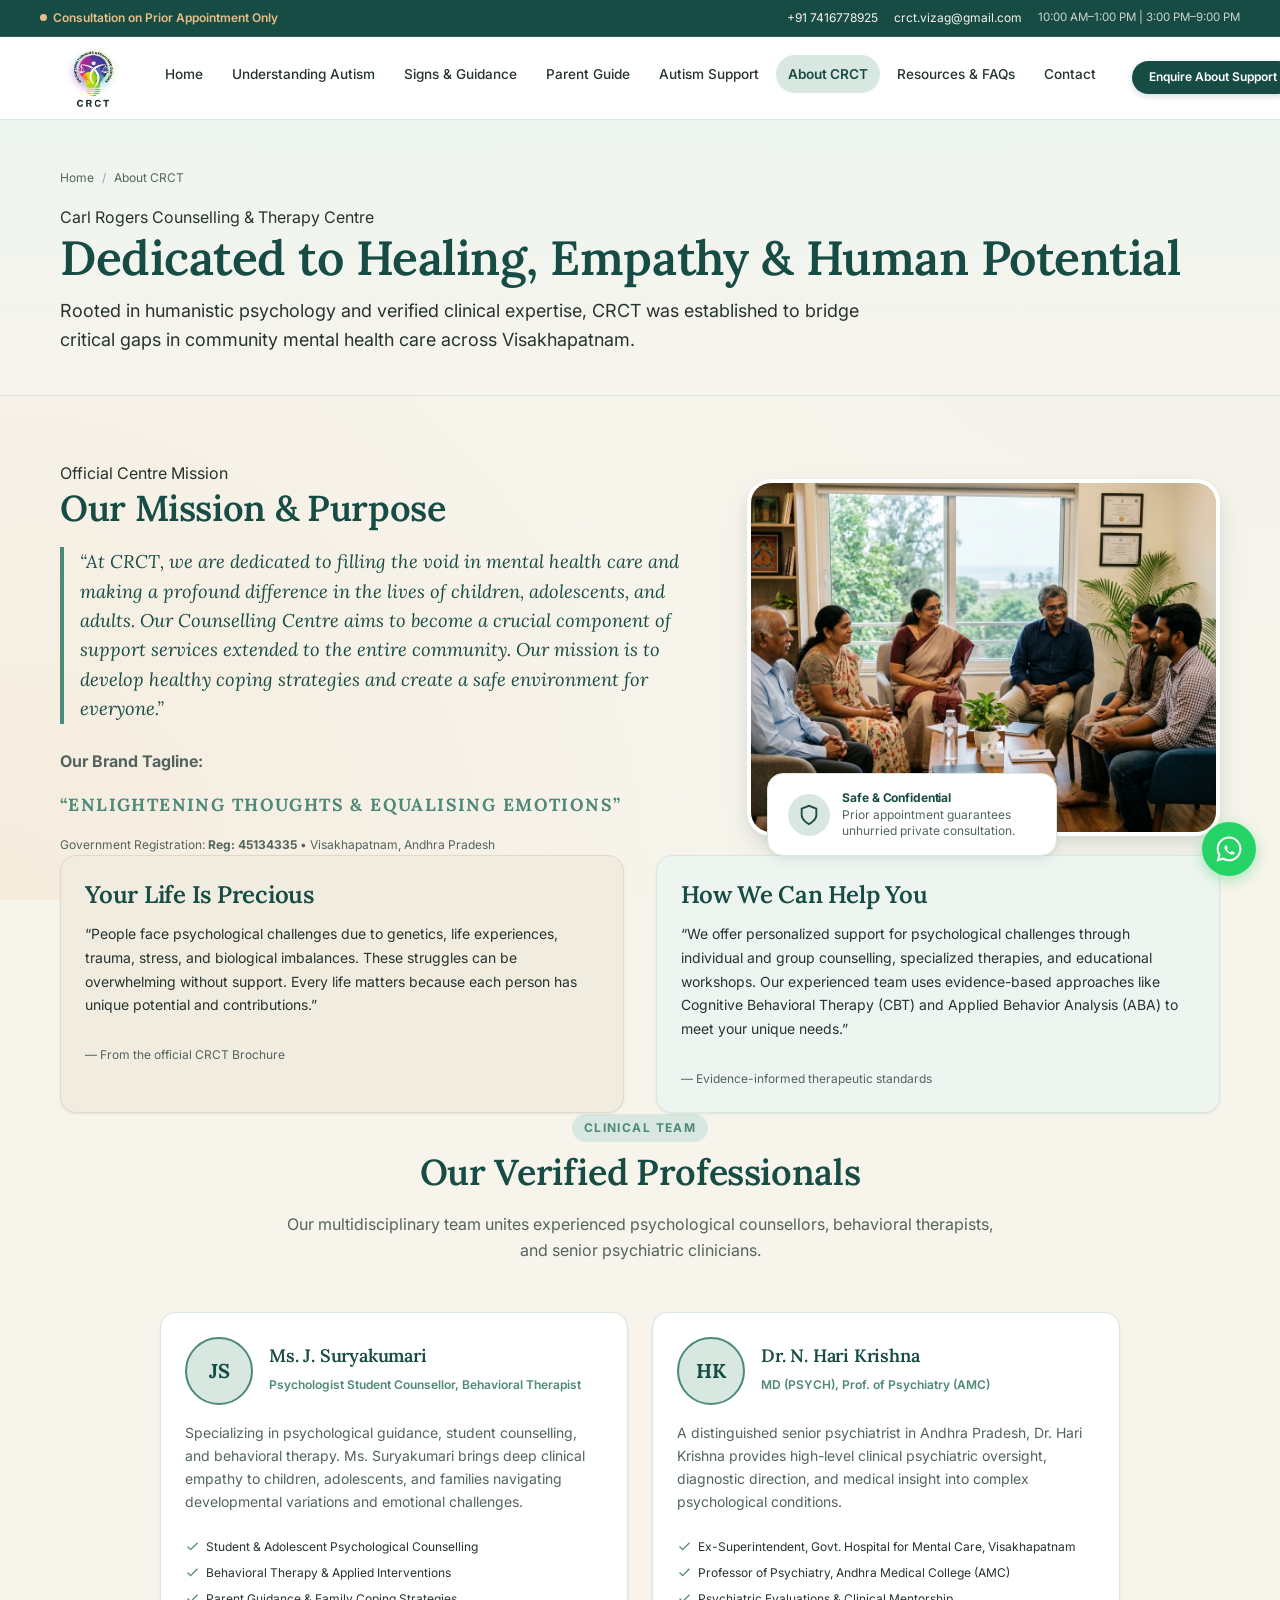
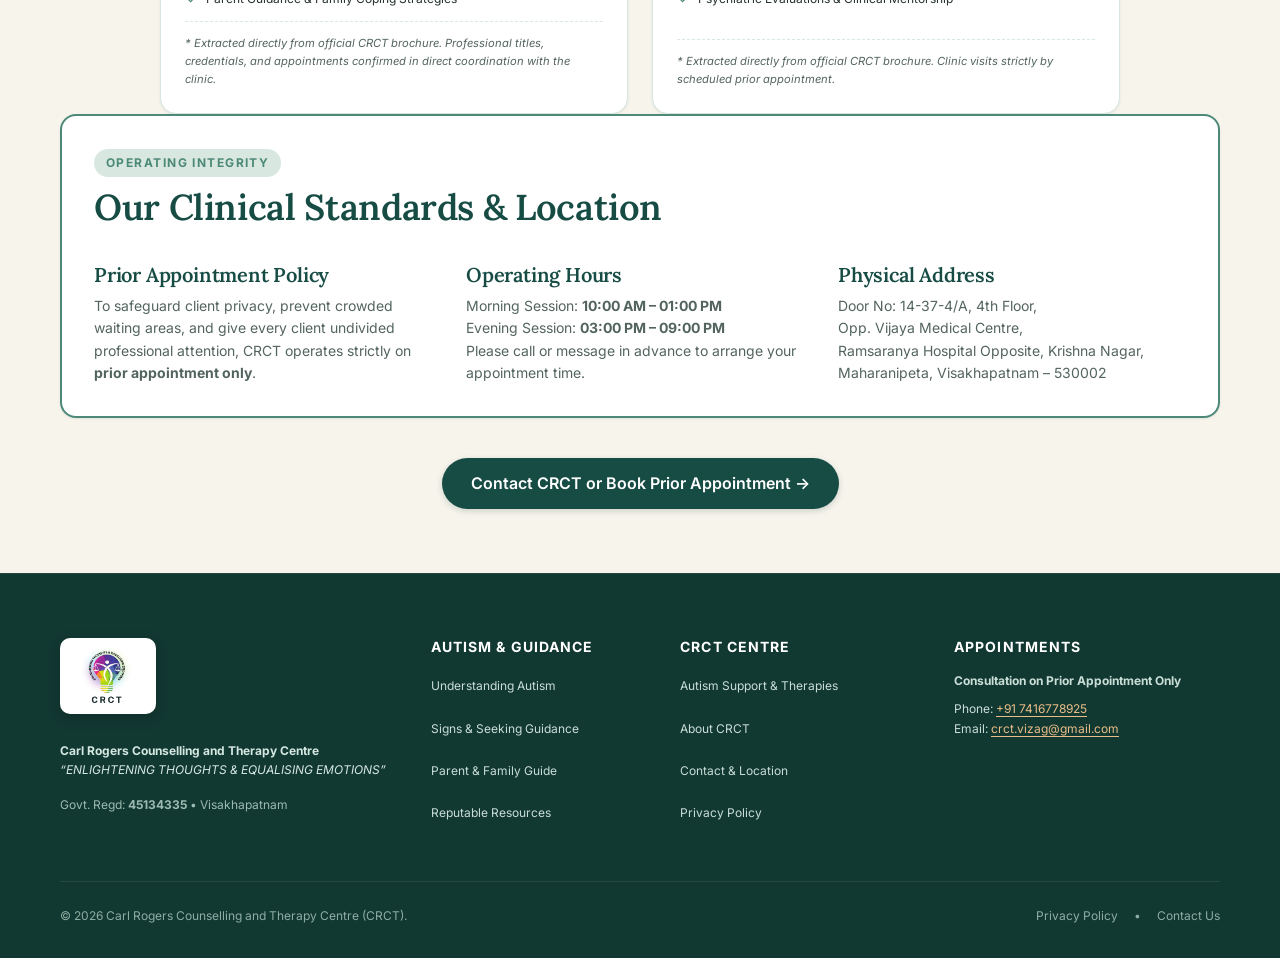
<file: about.html>
<!DOCTYPE html>
<html lang="en">
<head>
  <meta charset="UTF-8">
  <meta name="viewport" content="width=device-width, initial-scale=1.0">
  <title>About CRCT | Carl Rogers Counselling and Therapy Centre Visakhapatnam</title>
  <meta name="description" content="Discover the mission, philosophy, and verified professional team behind Carl Rogers Counselling and Therapy Centre (CRCT) in Visakhapatnam, Andhra Pradesh.">
  <link rel="canonical" href="https://crctcounselling.com/about.html">
  <link rel="icon" type="image/png" href="assets/logo/crct-official-logo.png">
  <link rel="stylesheet" href="css/style.css">
</head>
<body>
  <a href="#main-content" class="skip-link">Skip to main content</a>

  <!-- Announcement Bar -->
  <div class="announcement-bar" role="region" aria-label="Operating announcement">
    <div class="announcement-bar-content">
      <div class="announcement-badge">
        <span>Consultation on Prior Appointment Only</span>
      </div>
      <div class="announcement-contact-links">
        <a href="tel:+917416778925">+91 7416778925</a>
        <a href="mailto:crct.vizag@gmail.com">crct.vizag@gmail.com</a>
        <span style="opacity: 0.8; font-size: 0.72rem;">10:00 AM–1:00 PM | 3:00 PM–9:00 PM</span>
      </div>
    </div>
  </div>

  <!-- Header -->
  <header class="site-header" role="banner">
    <div class="header-container">
      <a href="index.html" class="site-logo" aria-label="CRCT - Carl Rogers Counselling and Therapy Centre">
        <img src="assets/logo/crct-official-logo.png" alt="CRCT - Carl Rogers Counselling and Therapy Centre" class="site-logo-img">
      </a>
      <nav class="main-nav" aria-label="Primary navigation">
        <ul class="nav-list">
          <li><a href="index.html" class="nav-link">Home</a></li>
          <li><a href="understanding-autism.html" class="nav-link">Understanding Autism</a></li>
          <li><a href="signs-and-guidance.html" class="nav-link">Signs &amp; Guidance</a></li>
          <li><a href="parent-guide.html" class="nav-link">Parent Guide</a></li>
          <li><a href="services.html" class="nav-link">Autism Support</a></li>
          <li><a href="about.html" class="nav-link active" aria-current="page">About CRCT</a></li>
          <li><a href="resources.html" class="nav-link">Resources &amp; FAQs</a></li>
          <li><a href="contact.html" class="nav-link">Contact</a></li>
        </ul>
      </nav>
      <div class="header-actions">
        <a href="contact.html" class="btn btn-primary btn-sm">Enquire About Support</a>
        <button type="button" class="menu-toggle" aria-expanded="false" aria-label="Toggle navigation menu" aria-controls="mobileNavDrawer">
          <span></span><span></span><span></span>
        </button>
      </div>
    </div>
  </header>

  <!-- Mobile Drawer Backdrop & Drawer -->
  <div class="mobile-nav-backdrop" aria-hidden="true"></div>
  <aside id="mobileNavDrawer" class="mobile-nav-drawer" aria-label="Mobile navigation menu" aria-hidden="true">
    <div>
      <div style="margin-bottom: var(--space-6);">
        <img src="assets/logo/crct-official-logo.png" alt="CRCT Official Logo" style="height: 56px; width: auto; object-fit: contain;">
      </div>
      <ul class="mobile-nav-list">
        <li><a href="index.html" class="mobile-nav-link">Home</a></li>
        <li><a href="understanding-autism.html" class="mobile-nav-link">Understanding Autism</a></li>
        <li><a href="signs-and-guidance.html" class="mobile-nav-link">Signs &amp; Guidance</a></li>
        <li><a href="parent-guide.html" class="mobile-nav-link">Parent &amp; Family Guide</a></li>
        <li><a href="services.html" class="mobile-nav-link">Autism Support</a></li>
        <li><a href="about.html" class="mobile-nav-link active" aria-current="page">About CRCT</a></li>
        <li><a href="resources.html" class="mobile-nav-link">Resources &amp; FAQs</a></li>
        <li><a href="contact.html" class="mobile-nav-link">Contact &amp; Enquiry</a></li>
        <li><a href="privacy-policy.html" class="mobile-nav-link">Privacy Policy</a></li>
      </ul>
    </div>
    <div class="mobile-nav-footer">
      <a href="contact.html" class="btn btn-accent btn-block">Enquire About Support</a>
      <div class="mobile-contact-pill">
        <strong>Direct Phone:</strong>
        <a href="tel:+917416778925">+91 7416778925</a>
      </div>
    </div>
  </aside>

  <main id="main-content">
    <!-- Page Hero -->
    <section class="page-hero">
      <div class="container">
        <nav class="breadcrumb" aria-label="Breadcrumb">
          <a href="index.html">Home</a>
          <span class="separator">/</span>
          <span aria-current="page">About CRCT</span>
        </nav>
        <span class="eyebrow">Carl Rogers Counselling &amp; Therapy Centre</span>
        <h1>Dedicated to Healing, Empathy &amp; Human Potential</h1>
        <p class="lead" style="max-width: 800px;">
          Rooted in humanistic psychology and verified clinical expertise, CRCT was established to bridge critical gaps in community mental health care across Visakhapatnam.
        </p>
      </div>
    </section>

    <!-- Section: Official Mission from Brochure -->
    <section class="section">
      <div class="container">
        <div class="hero-grid" style="align-items: center; margin-bottom: var(--space-14);">
          <div>
            <span class="eyebrow">Official Centre Mission</span>
            <h2>Our Mission &amp; Purpose</h2>
            <blockquote style="font-family: var(--font-heading); font-size: 1.15rem; font-style: italic; color: var(--color-deep-teal); border-left: 4px solid var(--color-muted-sage); padding-left: var(--space-4); margin: var(--space-4) 0 var(--space-6) 0; line-height: 1.6;">
              “At CRCT, we are dedicated to filling the void in mental health care and making a profound difference in the lives of children, adolescents, and adults. Our Counselling Centre aims to become a crucial component of support services extended to the entire community. Our mission is to develop healthy coping strategies and create a safe environment for everyone.”
            </blockquote>
            
            <p><strong>Our Brand Tagline:</strong></p>
            <p style="font-family: var(--font-heading); font-size: 1.1rem; color: var(--color-muted-sage); font-weight: 700; letter-spacing: 0.08em; text-transform: uppercase;">
              “ENLIGHTENING THOUGHTS &amp; EQUALISING EMOTIONS”
            </p>
            <p style="font-size: var(--text-xs); color: var(--color-text-muted);">
              Government Registration: <strong>Reg: 45134335</strong> • Visakhapatnam, Andhra Pradesh
            </p>
          </div>

          <div class="hero-media">
            <div class="hero-image-frame">
              <img src="assets/images/clinic-room.jpg" alt="Supportive psychological counselling and therapy session with Indian Telugu family in Visakhapatnam clinic" class="hero-image" width="700" height="525" loading="lazy">
            </div>
            <div class="hero-floating-card">
              <div class="hero-floating-icon">
                <svg width="22" height="22" viewBox="0 0 24 24" fill="none" stroke="currentColor" stroke-width="2" aria-hidden="true"><path d="M12 22s8-4 8-10V5l-8-3-8 3v7c0 6 8 10 8 10z"/></svg>
              </div>
              <div class="hero-floating-text">
                <h4>Safe &amp; Confidential</h4>
                <p>Prior appointment guarantees unhurried private consultation.</p>
              </div>
            </div>
          </div>
        </div>

        <!-- Section: The Philosophy from Brochure -->
        <div class="grid grid-2" style="gap: var(--space-8); margin-bottom: var(--space-14);">
          <div class="card" style="background-color: var(--color-warm-ivory-alt); border-color: var(--color-border-warm);">
            <h3 style="color: var(--color-deep-teal); margin-bottom: var(--space-3);">Your Life Is Precious</h3>
            <p style="font-size: var(--text-sm); line-height: 1.7; color: var(--color-dark-text);">
              “People face psychological challenges due to genetics, life experiences, trauma, stress, and biological imbalances. These struggles can be overwhelming without support. Every life matters because each person has unique potential and contributions.”
            </p>
            <p style="font-size: var(--text-xs); color: var(--color-text-muted); margin-top: var(--space-3);">
              — From the official CRCT Brochure
            </p>
          </div>

          <div class="card" style="background-color: var(--color-soft-mint-subtle); border-color: var(--color-soft-mint);">
            <h3 style="color: var(--color-deep-teal); margin-bottom: var(--space-3);">How We Can Help You</h3>
            <p style="font-size: var(--text-sm); line-height: 1.7; color: var(--color-dark-text);">
              “We offer personalized support for psychological challenges through individual and group counselling, specialized therapies, and educational workshops. Our experienced team uses evidence-based approaches like Cognitive Behavioral Therapy (CBT) and Applied Behavior Analysis (ABA) to meet your unique needs.”
            </p>
            <p style="font-size: var(--text-xs); color: var(--color-text-muted); margin-top: var(--space-3);">
              — Evidence-informed therapeutic standards
            </p>
          </div>
        </div>

        <!-- Section: Verified Professionals (Exact from brochure) -->
        <div id="professionals" style="margin-bottom: var(--space-14);">
          <div class="section-header">
            <span class="eyebrow">Clinical Team</span>
            <h2>Our Verified Professionals</h2>
            <p>Our multidisciplinary team unites experienced psychological counsellors, behavioral therapists, and senior psychiatric clinicians.</p>
          </div>

          <div class="grid grid-2" style="max-width: 960px; margin: 0 auto; gap: var(--space-6);">
            <!-- Professional 1 -->
            <div class="professional-card">
              <div class="pro-header">
                <div class="pro-avatar-placeholder" aria-hidden="true">JS</div>
                <div>
                  <h3 class="pro-name">Ms. J. Suryakumari</h3>
                  <span class="pro-designation">Psychologist Student Counsellor, Behavioral Therapist</span>
                </div>
              </div>
              <p style="font-size: var(--text-sm); color: var(--color-text-muted); margin-bottom: var(--space-3);">
                Specializing in psychological guidance, student counselling, and behavioral therapy. Ms. Suryakumari brings deep clinical empathy to children, adolescents, and families navigating developmental variations and emotional challenges.
              </p>
              <ul class="pro-credentials-list">
                <li>
                  <svg viewBox="0 0 24 24" fill="none" stroke="currentColor" stroke-width="2" aria-hidden="true"><polyline points="20 6 9 17 4 12"/></svg>
                  <span>Student &amp; Adolescent Psychological Counselling</span>
                </li>
                <li>
                  <svg viewBox="0 0 24 24" fill="none" stroke="currentColor" stroke-width="2" aria-hidden="true"><polyline points="20 6 9 17 4 12"/></svg>
                  <span>Behavioral Therapy &amp; Applied Interventions</span>
                </li>
                <li>
                  <svg viewBox="0 0 24 24" fill="none" stroke="currentColor" stroke-width="2" aria-hidden="true"><polyline points="20 6 9 17 4 12"/></svg>
                  <span>Parent Guidance &amp; Family Coping Strategies</span>
                </li>
              </ul>
              <div class="pro-verify-notice">
                * Extracted directly from official CRCT brochure. Professional titles, credentials, and appointments confirmed in direct coordination with the clinic.
              </div>
            </div>

            <!-- Professional 2 -->
            <div class="professional-card">
              <div class="pro-header">
                <div class="pro-avatar-placeholder" aria-hidden="true">HK</div>
                <div>
                  <h3 class="pro-name">Dr. N. Hari Krishna</h3>
                  <span class="pro-designation">MD (PSYCH), Prof. of Psychiatry (AMC)</span>
                </div>
              </div>
              <p style="font-size: var(--text-sm); color: var(--color-text-muted); margin-bottom: var(--space-3);">
                A distinguished senior psychiatrist in Andhra Pradesh, Dr. Hari Krishna provides high-level clinical psychiatric oversight, diagnostic direction, and medical insight into complex psychological conditions.
              </p>
              <ul class="pro-credentials-list">
                <li>
                  <svg viewBox="0 0 24 24" fill="none" stroke="currentColor" stroke-width="2" aria-hidden="true"><polyline points="20 6 9 17 4 12"/></svg>
                  <span>Ex-Superintendent, Govt. Hospital for Mental Care, Visakhapatnam</span>
                </li>
                <li>
                  <svg viewBox="0 0 24 24" fill="none" stroke="currentColor" stroke-width="2" aria-hidden="true"><polyline points="20 6 9 17 4 12"/></svg>
                  <span>Professor of Psychiatry, Andhra Medical College (AMC)</span>
                </li>
                <li>
                  <svg viewBox="0 0 24 24" fill="none" stroke="currentColor" stroke-width="2" aria-hidden="true"><polyline points="20 6 9 17 4 12"/></svg>
                  <span>Psychiatric Evaluations &amp; Clinical Mentorship</span>
                </li>
              </ul>
              <div class="pro-verify-notice">
                * Extracted directly from official CRCT brochure. Clinic visits strictly by scheduled prior appointment.
              </div>
            </div>
          </div>
        </div>

        <!-- Section: Centre Standards & Consultation Policy -->
        <div class="card" style="border: 2px solid var(--color-muted-sage); padding: var(--space-8);">
          <div class="section-header text-left" style="margin-bottom: var(--space-4);">
            <span class="eyebrow">Operating Integrity</span>
            <h2>Our Clinical Standards &amp; Location</h2>
          </div>
          <div class="grid grid-3" style="gap: var(--space-6);">
            <div>
              <h4 style="color: var(--color-deep-teal);">Prior Appointment Policy</h4>
              <p style="font-size: var(--text-sm);">
                To safeguard client privacy, prevent crowded waiting areas, and give every client undivided professional attention, CRCT operates strictly on <strong>prior appointment only</strong>.
              </p>
            </div>
            <div>
              <h4 style="color: var(--color-deep-teal);">Operating Hours</h4>
              <p style="font-size: var(--text-sm);">
                Morning Session: <strong>10:00 AM – 01:00 PM</strong><br>
                Evening Session: <strong>03:00 PM – 09:00 PM</strong><br>
                Please call or message in advance to arrange your appointment time.
              </p>
            </div>
            <div>
              <h4 style="color: var(--color-deep-teal);">Physical Address</h4>
              <p style="font-size: var(--text-sm);">
                Door No: 14-37-4/A, 4th Floor,<br>
                Opp. Vijaya Medical Centre,<br>
                Ramsaranya Hospital Opposite, Krishna Nagar,<br>
                Maharanipeta, Visakhapatnam – 530002
              </p>
            </div>
          </div>
        </div>

        <!-- Action -->
        <div style="text-align: center; margin-top: var(--space-10);">
          <a href="contact.html" class="btn btn-primary btn-lg">Contact CRCT or Book Prior Appointment &rarr;</a>
        </div>
      </div>
    </section>
  </main>

  <!-- Footer -->
  <footer class="site-footer" role="contentinfo">
    <div class="container">
      <div class="footer-grid">
        <div class="footer-col footer-brand">
          <div class="footer-logo-badge">
            <img src="assets/logo/crct-official-logo.png" alt="CRCT Logo" class="footer-logo-img">
          </div>
          <p style="margin-top: var(--space-2); color: #d4e7e1;">
            <strong>Carl Rogers Counselling and Therapy Centre</strong><br>
            <em>“ENLIGHTENING THOUGHTS &amp; EQUALISING EMOTIONS”</em>
          </p>
          <p style="font-size: 0.75rem; color: #9bbbb0; margin-top: var(--space-2);">
            Govt. Regd: <strong>45134335</strong> • Visakhapatnam
          </p>
        </div>
        <div class="footer-col">
          <h4>Autism &amp; Guidance</h4>
          <ul class="footer-links">
            <li><a href="understanding-autism.html">Understanding Autism</a></li>
            <li><a href="signs-and-guidance.html">Signs &amp; Seeking Guidance</a></li>
            <li><a href="parent-guide.html">Parent &amp; Family Guide</a></li>
            <li><a href="resources.html">Reputable Resources</a></li>
          </ul>
        </div>
        <div class="footer-col">
          <h4>CRCT Centre</h4>
          <ul class="footer-links">
            <li><a href="services.html">Autism Support &amp; Therapies</a></li>
            <li><a href="about.html">About CRCT</a></li>
            <li><a href="contact.html">Contact &amp; Location</a></li>
            <li><a href="privacy-policy.html">Privacy Policy</a></li>
          </ul>
        </div>
        <div class="footer-col">
          <h4>Appointments</h4>
          <p style="font-size: var(--text-xs); color: #c9ded7; margin-bottom: var(--space-2);">
            <strong>Consultation on Prior Appointment Only</strong>
          </p>
          <p style="font-size: var(--text-xs); color: #c9ded7;">
            Phone: <a href="tel:+917416778925" style="color: var(--color-warm-amber);">+91 7416778925</a><br>
            Email: <a href="mailto:crct.vizag@gmail.com" style="color: var(--color-warm-amber);">crct.vizag@gmail.com</a>
          </p>
        </div>
      </div>
      <div class="footer-bottom">
        <div>&copy; <span class="current-year">2026</span> Carl Rogers Counselling and Therapy Centre (CRCT).</div>
        <div class="footer-bottom-links">
          <a href="privacy-policy.html">Privacy Policy</a>
          <span>&bull;</span>
          <a href="contact.html">Contact Us</a>
        </div>
      </div>
    </div>
  </footer>

  <a href="https://wa.me/917416778925?text=Hello%20CRCT%20Team,%20I%20would%20like%20to%20know%20more%20about%20your%20centre." 
     class="whatsapp-float-btn" target="_blank" rel="noopener noreferrer" aria-label="WhatsApp CRCT Support">
    <svg viewBox="0 0 24 24" aria-hidden="true"><path d="M12.04 2c-5.46 0-9.91 4.45-9.91 9.91 0 1.75.46 3.45 1.32 4.95L2.05 22l5.25-1.38c1.45.79 3.08 1.21 4.74 1.21 5.46 0 9.91-4.45 9.91-9.91 0-2.65-1.03-5.14-2.9-7.01A9.816 9.816 0 0 0 12.04 2m.01 1.67c2.2 0 4.26.86 5.82 2.41a8.16 8.16 0 0 1 2.4 5.83c0 4.54-3.7 8.24-8.24 8.24-1.48 0-2.93-.4-4.2-1.15l-.3-.18-3.12.82.83-3.04-.2-.31a8.19 8.19 0 0 1-1.26-4.38c0-4.54 3.7-8.24 8.24-8.24m4.52 11.66c-.19.53-1.09 1.04-1.52 1.07-.4.03-.89.04-2.68-.7-1.89-.78-3.11-2.7-3.21-2.83-.09-.13-.77-1.02-.77-1.95 0-.93.48-1.39.66-1.58.18-.19.4-.24.53-.24.13 0 .26 0 .38.01.12.01.28-.05.44.33.16.38.56 1.37.61 1.47.05.1.08.22.02.35-.07.13-.1.22-.19.33-.1.11-.2.24-.29.33-.1.09-.2.19-.09.38.12.19.52.85 1.11 1.38.77.68 1.41.89 1.61.99.2.1.31.08.43-.05.12-.13.51-.59.65-.8.14-.2.27-.17.46-.1.19.07 1.22.58 1.43.68.21.1.35.15.4.24.05.09.05.52-.14 1.05z"/></svg>
    <span class="whatsapp-tooltip">Chat with CRCT Support</span>
  </a>

  <button type="button" class="back-to-top" aria-label="Back to top">
    <svg width="20" height="20" viewBox="0 0 24 24" fill="none" stroke="currentColor" stroke-width="2.5" aria-hidden="true"><polyline points="18 15 12 9 6 15"/></svg>
  </button>
  <script src="js/main.js"></script>
</body>
</html>
</file>
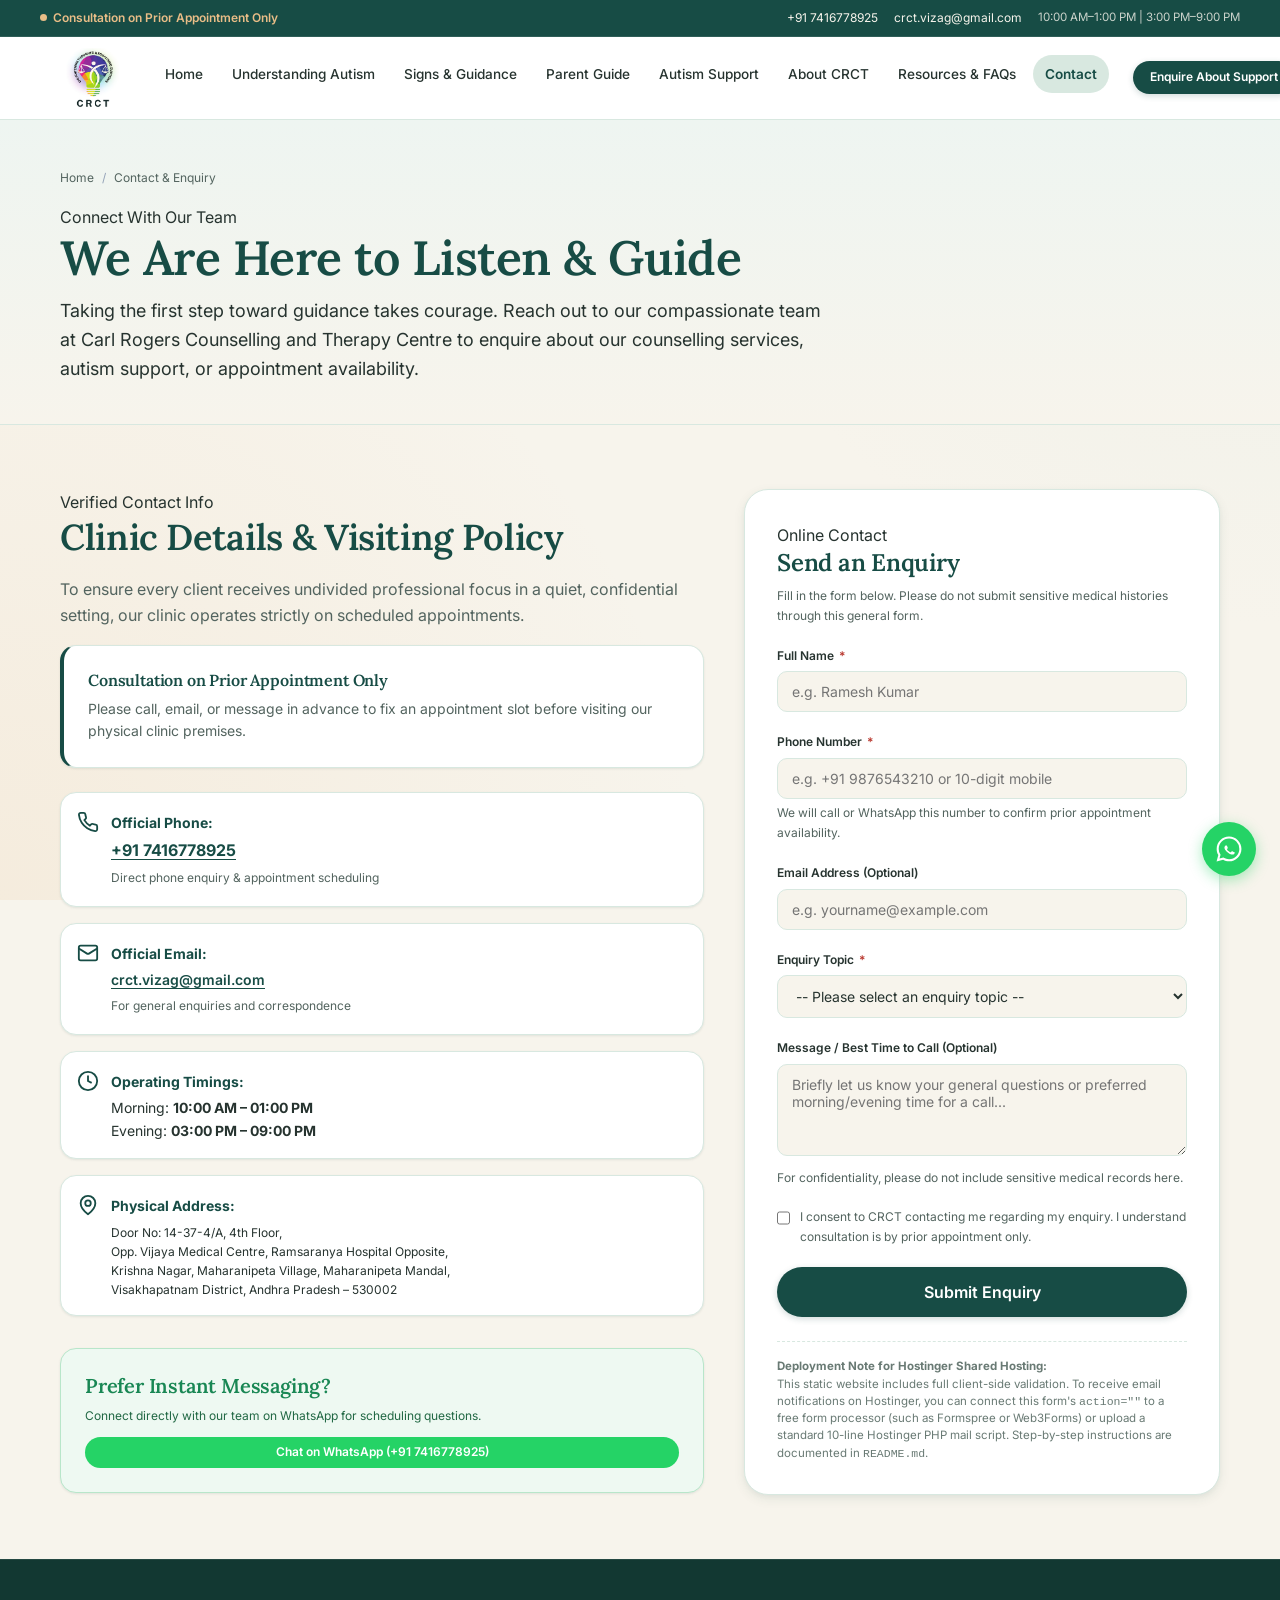
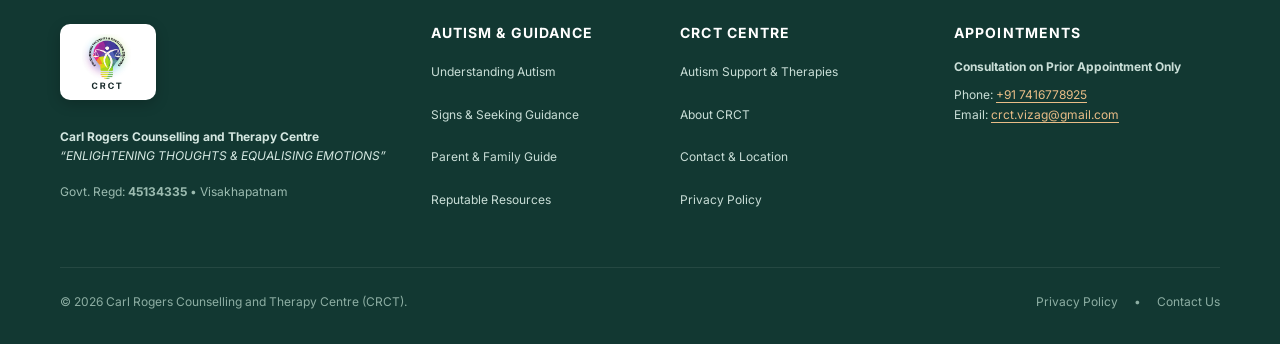
<file: contact.html>
<!DOCTYPE html>
<html lang="en">
<head>
  <meta charset="UTF-8">
  <meta name="viewport" content="width=device-width, initial-scale=1.0">
  <title>Contact &amp; Enquiry | Carl Rogers Counselling and Therapy Centre (CRCT)</title>
  <meta name="description" content="Get in touch with Carl Rogers Counselling and Therapy Centre (CRCT) in Visakhapatnam. Schedule a consultation by prior appointment for autism guidance, family support, or psychological counselling.">
  <link rel="canonical" href="https://crctcounselling.com/contact.html">
  <link rel="icon" type="image/png" href="assets/logo/crct-official-logo.png">
  <link rel="stylesheet" href="css/style.css">
</head>
<body>
  <a href="#main-content" class="skip-link">Skip to main content</a>

  <!-- Announcement Bar -->
  <div class="announcement-bar" role="region" aria-label="Operating announcement">
    <div class="announcement-bar-content">
      <div class="announcement-badge">
        <span>Consultation on Prior Appointment Only</span>
      </div>
      <div class="announcement-contact-links">
        <a href="tel:+917416778925">+91 7416778925</a>
        <a href="mailto:crct.vizag@gmail.com">crct.vizag@gmail.com</a>
        <span style="opacity: 0.8; font-size: 0.72rem;">10:00 AM–1:00 PM | 3:00 PM–9:00 PM</span>
      </div>
    </div>
  </div>

  <!-- Header -->
  <header class="site-header" role="banner">
    <div class="header-container">
      <a href="index.html" class="site-logo" aria-label="CRCT - Carl Rogers Counselling and Therapy Centre">
        <img src="assets/logo/crct-official-logo.png" alt="CRCT - Carl Rogers Counselling and Therapy Centre" class="site-logo-img">
      </a>
      <nav class="main-nav" aria-label="Primary navigation">
        <ul class="nav-list">
          <li><a href="index.html" class="nav-link">Home</a></li>
          <li><a href="understanding-autism.html" class="nav-link">Understanding Autism</a></li>
          <li><a href="signs-and-guidance.html" class="nav-link">Signs &amp; Guidance</a></li>
          <li><a href="parent-guide.html" class="nav-link">Parent Guide</a></li>
          <li><a href="services.html" class="nav-link">Autism Support</a></li>
          <li><a href="about.html" class="nav-link">About CRCT</a></li>
          <li><a href="resources.html" class="nav-link">Resources &amp; FAQs</a></li>
          <li><a href="contact.html" class="nav-link active" aria-current="page">Contact</a></li>
        </ul>
      </nav>
      <div class="header-actions">
        <a href="contact.html" class="btn btn-primary btn-sm">Enquire About Support</a>
        <button type="button" class="menu-toggle" aria-expanded="false" aria-label="Toggle navigation menu" aria-controls="mobileNavDrawer">
          <span></span><span></span><span></span>
        </button>
      </div>
    </div>
  </header>

  <!-- Mobile Drawer Backdrop & Drawer -->
  <div class="mobile-nav-backdrop" aria-hidden="true"></div>
  <aside id="mobileNavDrawer" class="mobile-nav-drawer" aria-label="Mobile navigation menu" aria-hidden="true">
    <div>
      <div style="margin-bottom: var(--space-6);">
        <img src="assets/logo/crct-official-logo.png" alt="CRCT Official Logo" style="height: 56px; width: auto; object-fit: contain;">
      </div>
      <ul class="mobile-nav-list">
        <li><a href="index.html" class="mobile-nav-link">Home</a></li>
        <li><a href="understanding-autism.html" class="mobile-nav-link">Understanding Autism</a></li>
        <li><a href="signs-and-guidance.html" class="mobile-nav-link">Signs &amp; Guidance</a></li>
        <li><a href="parent-guide.html" class="mobile-nav-link">Parent &amp; Family Guide</a></li>
        <li><a href="services.html" class="mobile-nav-link">Autism Support</a></li>
        <li><a href="about.html" class="mobile-nav-link">About CRCT</a></li>
        <li><a href="resources.html" class="mobile-nav-link">Resources &amp; FAQs</a></li>
        <li><a href="contact.html" class="mobile-nav-link active" aria-current="page">Contact &amp; Enquiry</a></li>
        <li><a href="privacy-policy.html" class="mobile-nav-link">Privacy Policy</a></li>
      </ul>
    </div>
    <div class="mobile-nav-footer">
      <a href="contact.html" class="btn btn-accent btn-block">Enquire About Support</a>
      <div class="mobile-contact-pill">
        <strong>Direct Phone:</strong>
        <a href="tel:+917416778925">+91 7416778925</a>
      </div>
    </div>
  </aside>

  <main id="main-content">
    <!-- Page Hero -->
    <section class="page-hero">
      <div class="container">
        <nav class="breadcrumb" aria-label="Breadcrumb">
          <a href="index.html">Home</a>
          <span class="separator">/</span>
          <span aria-current="page">Contact &amp; Enquiry</span>
        </nav>
        <span class="eyebrow">Connect With Our Team</span>
        <h1>We Are Here to Listen &amp; Guide</h1>
        <p class="lead" style="max-width: 780px;">
          Taking the first step toward guidance takes courage. Reach out to our compassionate team at Carl Rogers Counselling and Therapy Centre to enquire about our counselling services, autism support, or appointment availability.
        </p>
      </div>
    </section>

    <!-- Contact Details & Form Section -->
    <section class="section">
      <div class="container">
        <div class="hero-grid" style="align-items: flex-start; gap: var(--space-10);">
          
          <!-- Column 1: Contact Information & Location Details -->
          <div>
            <span class="eyebrow">Verified Contact Info</span>
            <h2 style="margin-bottom: var(--space-4);">Clinic Details &amp; Visiting Policy</h2>
            <p>
              To ensure every client receives undivided professional focus in a quiet, confidential setting, our clinic operates strictly on scheduled appointments.
            </p>

            <div class="card" style="margin-bottom: var(--space-6); border-left: 4px solid var(--color-deep-teal);">
              <h3 style="font-size: var(--text-base); color: var(--color-deep-teal); margin-bottom: var(--space-2);">
                Consultation on Prior Appointment Only
              </h3>
              <p style="font-size: var(--text-sm); margin: 0;">
                Please call, email, or message in advance to fix an appointment slot before visiting our physical clinic premises.
              </p>
            </div>

            <div style="display: flex; flex-direction: column; gap: var(--space-4); margin-bottom: var(--space-8);">
              <!-- Phone -->
              <div class="card" style="padding: var(--space-4);">
                <div style="display: flex; gap: var(--space-3); align-items: flex-start;">
                  <div style="color: var(--color-deep-teal); margin-top: 2px;">
                    <svg width="22" height="22" viewBox="0 0 24 24" fill="none" stroke="currentColor" stroke-width="2" aria-hidden="true"><path d="M22 16.92v3a2 2 0 0 1-2.18 2 19.79 19.79 0 0 1-8.63-3.07 19.5 19.5 0 0 1-6-6 19.79 19.79 0 0 1-3.07-8.67A2 2 0 0 1 4.11 2h3a2 2 0 0 1 2 1.72 12.84 12.84 0 0 0 .7 2.81 2 2 0 0 1-.45 2.11L8.09 9.91a16 16 0 0 0 6 6l1.27-1.27a2 2 0 0 1 2.11-.45 12.84 12.84 0 0 0 2.81.7A2 2 0 0 1 22 16.92z"/></svg>
                  </div>
                  <div>
                    <strong style="color: var(--color-deep-teal); font-size: var(--text-sm);">Official Phone:</strong>
                    <div style="font-size: var(--text-base); margin-top: 2px;">
                      <a href="tel:+917416778925" style="font-weight: 700; color: var(--color-deep-teal);">+91 7416778925</a>
                    </div>
                    <span style="font-size: var(--text-xs); color: var(--color-text-muted);">Direct phone enquiry &amp; appointment scheduling</span>
                  </div>
                </div>
              </div>

              <!-- Email -->
              <div class="card" style="padding: var(--space-4);">
                <div style="display: flex; gap: var(--space-3); align-items: flex-start;">
                  <div style="color: var(--color-deep-teal); margin-top: 2px;">
                    <svg width="22" height="22" viewBox="0 0 24 24" fill="none" stroke="currentColor" stroke-width="2" aria-hidden="true"><rect width="20" height="16" x="2" y="4" rx="2"/><path d="m22 7-8.97 5.7a1.94 1.94 0 0 1-2.06 0L2 7"/></svg>
                  </div>
                  <div>
                    <strong style="color: var(--color-deep-teal); font-size: var(--text-sm);">Official Email:</strong>
                    <div style="font-size: var(--text-sm); margin-top: 2px;">
                      <a href="mailto:crct.vizag@gmail.com" style="font-weight: 600; color: var(--color-deep-teal);">crct.vizag@gmail.com</a>
                    </div>
                    <span style="font-size: var(--text-xs); color: var(--color-text-muted);">For general enquiries and correspondence</span>
                  </div>
                </div>
              </div>

              <!-- Hours -->
              <div class="card" style="padding: var(--space-4);">
                <div style="display: flex; gap: var(--space-3); align-items: flex-start;">
                  <div style="color: var(--color-deep-teal); margin-top: 2px;">
                    <svg width="22" height="22" viewBox="0 0 24 24" fill="none" stroke="currentColor" stroke-width="2" aria-hidden="true"><circle cx="12" cy="12" r="10"/><polyline points="12 6 12 12 16 14"/></svg>
                  </div>
                  <div>
                    <strong style="color: var(--color-deep-teal); font-size: var(--text-sm);">Operating Timings:</strong>
                    <div style="font-size: var(--text-sm); margin-top: 2px; color: var(--color-dark-text);">
                      Morning: <strong>10:00 AM – 01:00 PM</strong><br>
                      Evening: <strong>03:00 PM – 09:00 PM</strong>
                    </div>
                  </div>
                </div>
              </div>

              <!-- Physical Address -->
              <div class="card" style="padding: var(--space-4);">
                <div style="display: flex; gap: var(--space-3); align-items: flex-start;">
                  <div style="color: var(--color-deep-teal); margin-top: 2px;">
                    <svg width="22" height="22" viewBox="0 0 24 24" fill="none" stroke="currentColor" stroke-width="2" aria-hidden="true"><path d="M20 10c0 6-8 12-8 12s-8-6-8-12a8 8 0 0 1 16 0Z"/><circle cx="12" cy="10" r="3"/></svg>
                  </div>
                  <div>
                    <strong style="color: var(--color-deep-teal); font-size: var(--text-sm);">Physical Address:</strong>
                    <address style="font-style: normal; font-size: var(--text-xs); line-height: 1.6; margin-top: 4px; color: var(--color-dark-text);">
                      Door No: 14-37-4/A, 4th Floor,<br>
                      Opp. Vijaya Medical Centre, Ramsaranya Hospital Opposite,<br>
                      Krishna Nagar, Maharanipeta Village, Maharanipeta Mandal,<br>
                      Visakhapatnam District, Andhra Pradesh – 530002
                    </address>
                  </div>
                </div>
              </div>
            </div>

            <!-- Instant WhatsApp Quick Action -->
            <div class="card" style="background: #eef9f2; border: 1px solid #b8e6ca;">
              <h4 style="color: #198754; margin-bottom: var(--space-2);">Prefer Instant Messaging?</h4>
              <p style="font-size: var(--text-xs); color: #216844; margin-bottom: var(--space-3);">
                Connect directly with our team on WhatsApp for scheduling questions.
              </p>
              <a href="https://wa.me/917416778925?text=Hello%20CRCT%20Team,%20I%20would%20like%20to%20enquire%20about%20counselling%20and%20support%20services." 
                 target="_blank" rel="noopener noreferrer" class="btn btn-sm" style="background-color: #25D366; color: white; border: none; font-weight: 600;">
                Chat on WhatsApp (+91 7416778925)
              </a>
            </div>
          </div>

          <!-- Column 2: Interactive Enquiry Form -->
          <div>
            <div class="enquiry-card">
              <span class="eyebrow" style="margin-bottom: var(--space-2);">Online Contact</span>
              <h2 style="font-size: var(--text-2xl); margin-bottom: var(--space-2);">Send an Enquiry</h2>
              <p style="font-size: var(--text-xs); color: var(--color-text-muted); margin-bottom: var(--space-5);">
                Fill in the form below. Please do not submit sensitive medical histories through this general form.
              </p>

              <!-- Form Dynamic Alert Container -->
              <div id="formAlert" class="form-alert" role="alert" aria-live="polite"></div>

              <form id="crctEnquiryForm" novalidate>
                <!-- Full Name -->
                <div class="form-group">
                  <label for="enquiryName" class="form-label">Full Name <span class="required">*</span></label>
                  <input type="text" id="enquiryName" name="name" class="form-control" placeholder="e.g. Ramesh Kumar" required autocomplete="name">
                  <div class="form-error-msg">Please enter your full name (minimum 2 characters).</div>
                </div>

                <!-- Phone Number -->
                <div class="form-group">
                  <label for="enquiryPhone" class="form-label">Phone Number <span class="required">*</span></label>
                  <input type="tel" id="enquiryPhone" name="phone" class="form-control" placeholder="e.g. +91 9876543210 or 10-digit mobile" required autocomplete="tel">
                  <div class="form-error-msg">Please enter a valid 10-digit mobile number.</div>
                  <div class="form-hint">We will call or WhatsApp this number to confirm prior appointment availability.</div>
                </div>

                <!-- Email Address (Optional) -->
                <div class="form-group">
                  <label for="enquiryEmail" class="form-label">Email Address (Optional)</label>
                  <input type="email" id="enquiryEmail" name="email" class="form-control" placeholder="e.g. yourname@example.com" autocomplete="email">
                  <div class="form-error-msg">Please enter a valid email address.</div>
                </div>

                <!-- Topic Selection -->
                <div class="form-group">
                  <label for="enquiryTopic" class="form-label">Enquiry Topic <span class="required">*</span></label>
                  <select id="enquiryTopic" name="topic" class="form-control" required>
                    <option value="">-- Please select an enquiry topic --</option>
                    <option value="autism-screening">Early Developmental Screening &amp; Guidance</option>
                    <option value="behavioral-aba">Positive Behavioral Therapy (ABA Principles)</option>
                    <option value="sensory-support">Sensory Regulation &amp; Home Calming</option>
                    <option value="parent-coaching">Parent Empowerment &amp; Family Guidance</option>
                    <option value="communication">Communication &amp; Assistive Tools (AAC)</option>
                    <option value="school-readiness">School Readiness &amp; Classroom Accommodations</option>
                    <option value="other-autism">Other Autism Spectrum Enquiry</option>
                  </select>
                  <div class="form-error-msg">Please select an enquiry topic.</div>
                </div>

                <!-- Message (Optional) -->
                <div class="form-group">
                  <label for="enquiryMessage" class="form-label">Message / Best Time to Call (Optional)</label>
                  <textarea id="enquiryMessage" name="message" class="form-control" rows="4" placeholder="Briefly let us know your general questions or preferred morning/evening time for a call..."></textarea>
                  <div class="form-hint">For confidentiality, please do not include sensitive medical records here.</div>
                </div>

                <!-- Consent Checkbox -->
                <div class="form-group">
                  <label class="form-checkbox-label">
                    <input type="checkbox" id="enquiryConsent" required>
                    <span>I consent to CRCT contacting me regarding my enquiry. I understand consultation is by prior appointment only.</span>
                  </label>
                </div>

                <!-- Submit Button -->
                <button type="submit" class="btn btn-primary btn-block btn-lg" id="submitEnquiryBtn">
                  Submit Enquiry
                </button>
              </form>

              <!-- Hostinger / Form Service Integration Note -->
              <div style="margin-top: var(--space-6); padding-top: var(--space-4); border-top: 1px dashed var(--color-border-subtle); font-size: 0.72rem; color: #697a74; line-height: 1.5;">
                <strong>Deployment Note for Hostinger Shared Hosting:</strong><br>
                This static website includes full client-side validation. To receive email notifications on Hostinger, you can connect this form's <code>action=""</code> to a free form processor (such as Formspree or Web3Forms) or upload a standard 10-line Hostinger PHP mail script. Step-by-step instructions are documented in <code>README.md</code>.
              </div>
            </div>
          </div>
        </div>
      </div>
    </section>
  </main>

  <!-- Footer -->
  <footer class="site-footer" role="contentinfo">
    <div class="container">
      <div class="footer-grid">
        <div class="footer-col footer-brand">
          <div class="footer-logo-badge">
            <img src="assets/logo/crct-official-logo.png" alt="CRCT Logo" class="footer-logo-img">
          </div>
          <p style="margin-top: var(--space-2); color: #d4e7e1;">
            <strong>Carl Rogers Counselling and Therapy Centre</strong><br>
            <em>“ENLIGHTENING THOUGHTS &amp; EQUALISING EMOTIONS”</em>
          </p>
          <p style="font-size: 0.75rem; color: #9bbbb0; margin-top: var(--space-2);">
            Govt. Regd: <strong>45134335</strong> • Visakhapatnam
          </p>
        </div>
        <div class="footer-col">
          <h4>Autism &amp; Guidance</h4>
          <ul class="footer-links">
            <li><a href="understanding-autism.html">Understanding Autism</a></li>
            <li><a href="signs-and-guidance.html">Signs &amp; Seeking Guidance</a></li>
            <li><a href="parent-guide.html">Parent &amp; Family Guide</a></li>
            <li><a href="resources.html">Reputable Resources</a></li>
          </ul>
        </div>
        <div class="footer-col">
          <h4>CRCT Centre</h4>
          <ul class="footer-links">
            <li><a href="services.html">Autism Support &amp; Therapies</a></li>
            <li><a href="about.html">About CRCT</a></li>
            <li><a href="contact.html">Contact &amp; Location</a></li>
            <li><a href="privacy-policy.html">Privacy Policy</a></li>
          </ul>
        </div>
        <div class="footer-col">
          <h4>Appointments</h4>
          <p style="font-size: var(--text-xs); color: #c9ded7; margin-bottom: var(--space-2);">
            <strong>Consultation on Prior Appointment Only</strong>
          </p>
          <p style="font-size: var(--text-xs); color: #c9ded7;">
            Phone: <a href="tel:+917416778925" style="color: var(--color-warm-amber);">+91 7416778925</a><br>
            Email: <a href="mailto:crct.vizag@gmail.com" style="color: var(--color-warm-amber);">crct.vizag@gmail.com</a>
          </p>
        </div>
      </div>
      <div class="footer-bottom">
        <div>&copy; <span class="current-year">2026</span> Carl Rogers Counselling and Therapy Centre (CRCT).</div>
        <div class="footer-bottom-links">
          <a href="privacy-policy.html">Privacy Policy</a>
          <span>&bull;</span>
          <a href="contact.html">Contact Us</a>
        </div>
      </div>
    </div>
  </footer>

  <a href="https://wa.me/917416778925?text=Hello%20CRCT%20Team,%20I%20would%20like%20to%20enquire%20about%20scheduling%20an%20appointment." 
     class="whatsapp-float-btn" target="_blank" rel="noopener noreferrer" aria-label="WhatsApp CRCT Support">
    <svg viewBox="0 0 24 24" aria-hidden="true"><path d="M12.04 2c-5.46 0-9.91 4.45-9.91 9.91 0 1.75.46 3.45 1.32 4.95L2.05 22l5.25-1.38c1.45.79 3.08 1.21 4.74 1.21 5.46 0 9.91-4.45 9.91-9.91 0-2.65-1.03-5.14-2.9-7.01A9.816 9.816 0 0 0 12.04 2m.01 1.67c2.2 0 4.26.86 5.82 2.41a8.16 8.16 0 0 1 2.4 5.83c0 4.54-3.7 8.24-8.24 8.24-1.48 0-2.93-.4-4.2-1.15l-.3-.18-3.12.82.83-3.04-.2-.31a8.19 8.19 0 0 1-1.26-4.38c0-4.54 3.7-8.24 8.24-8.24m4.52 11.66c-.19.53-1.09 1.04-1.52 1.07-.4.03-.89.04-2.68-.7-1.89-.78-3.11-2.7-3.21-2.83-.09-.13-.77-1.02-.77-1.95 0-.93.48-1.39.66-1.58.18-.19.4-.24.53-.24.13 0 .26 0 .38.01.12.01.28-.05.44.33.16.38.56 1.37.61 1.47.05.1.08.22.02.35-.07.13-.1.22-.19.33-.1.11-.2.24-.29.33-.1.09-.2.19-.09.38.12.19.52.85 1.11 1.38.77.68 1.41.89 1.61.99.2.1.31.08.43-.05.12-.13.51-.59.65-.8.14-.2.27-.17.46-.1.19.07 1.22.58 1.43.68.21.1.35.15.4.24.05.09.05.52-.14 1.05z"/></svg>
    <span class="whatsapp-tooltip">Chat with CRCT Support</span>
  </a>

  <button type="button" class="back-to-top" aria-label="Back to top">
    <svg width="20" height="20" viewBox="0 0 24 24" fill="none" stroke="currentColor" stroke-width="2.5" aria-hidden="true"><polyline points="18 15 12 9 6 15"/></svg>
  </button>
  <script src="js/main.js"></script>
</body>
</html>
</file>
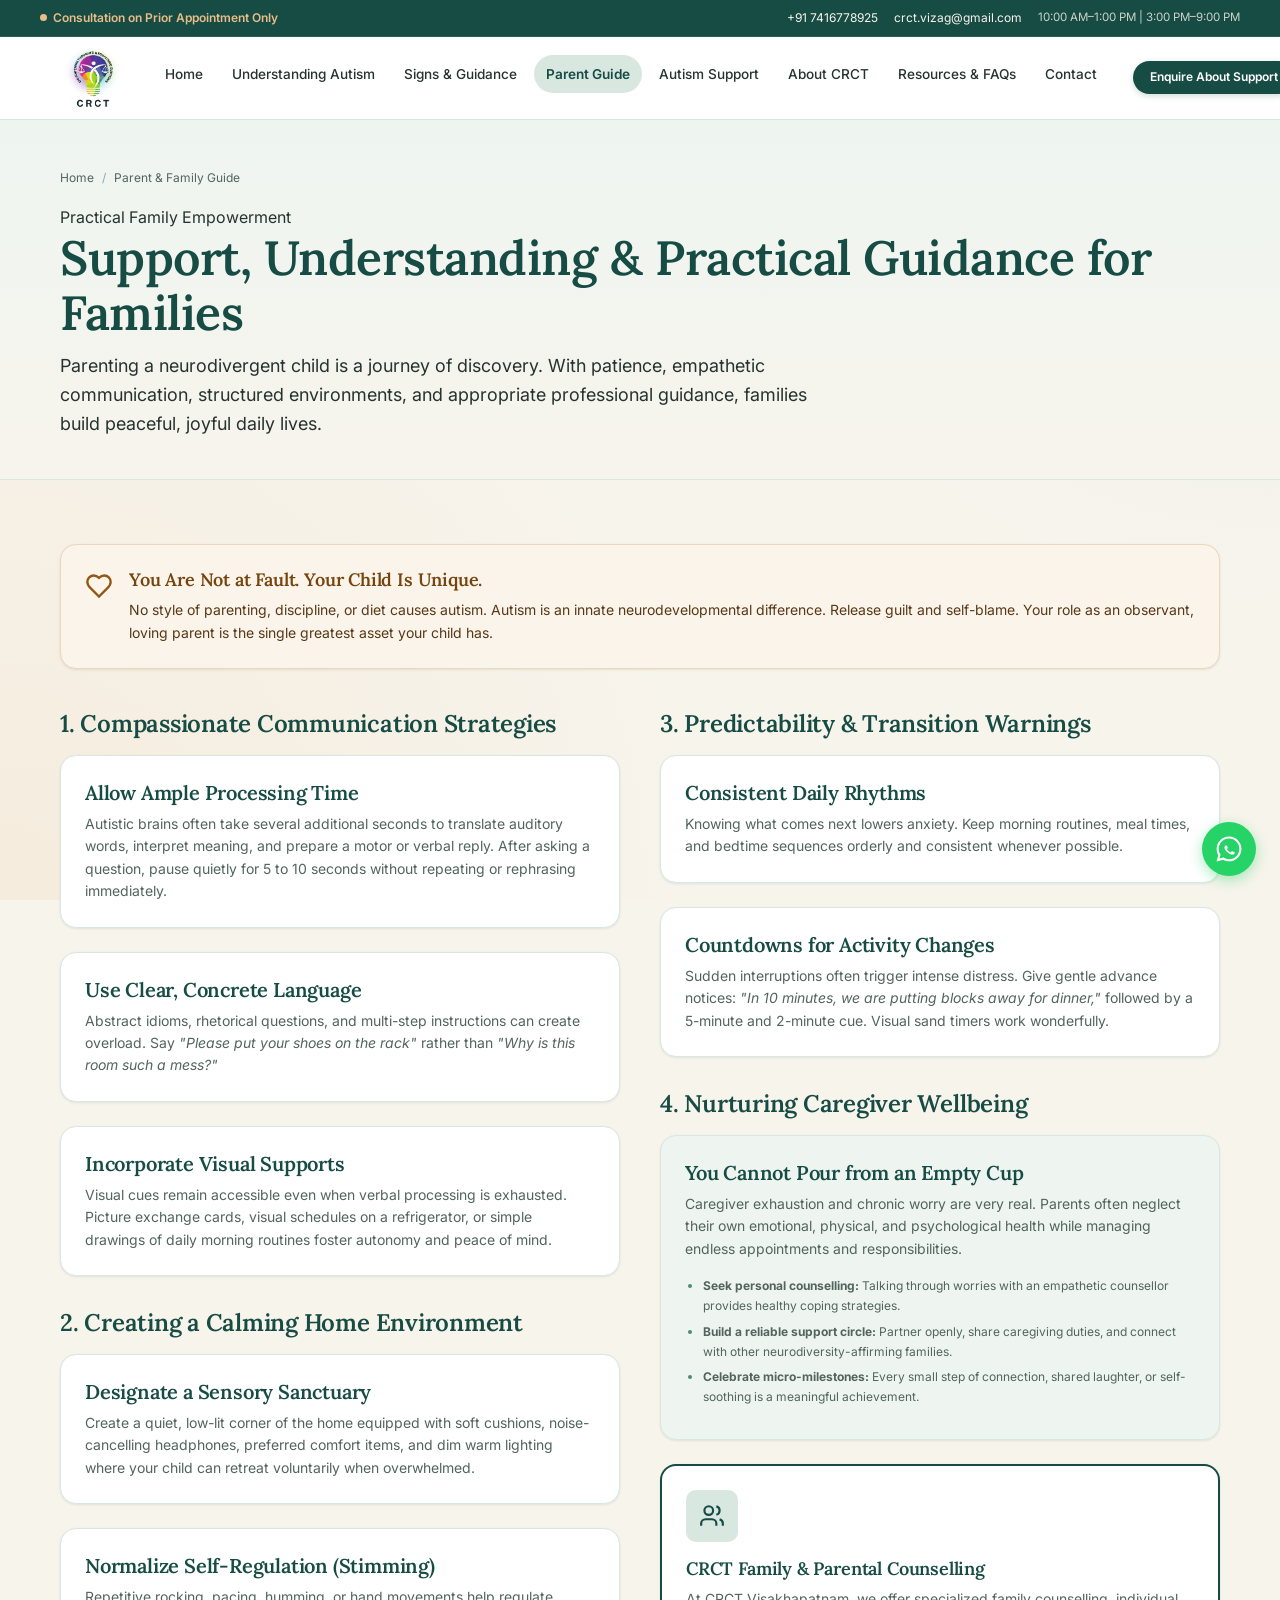
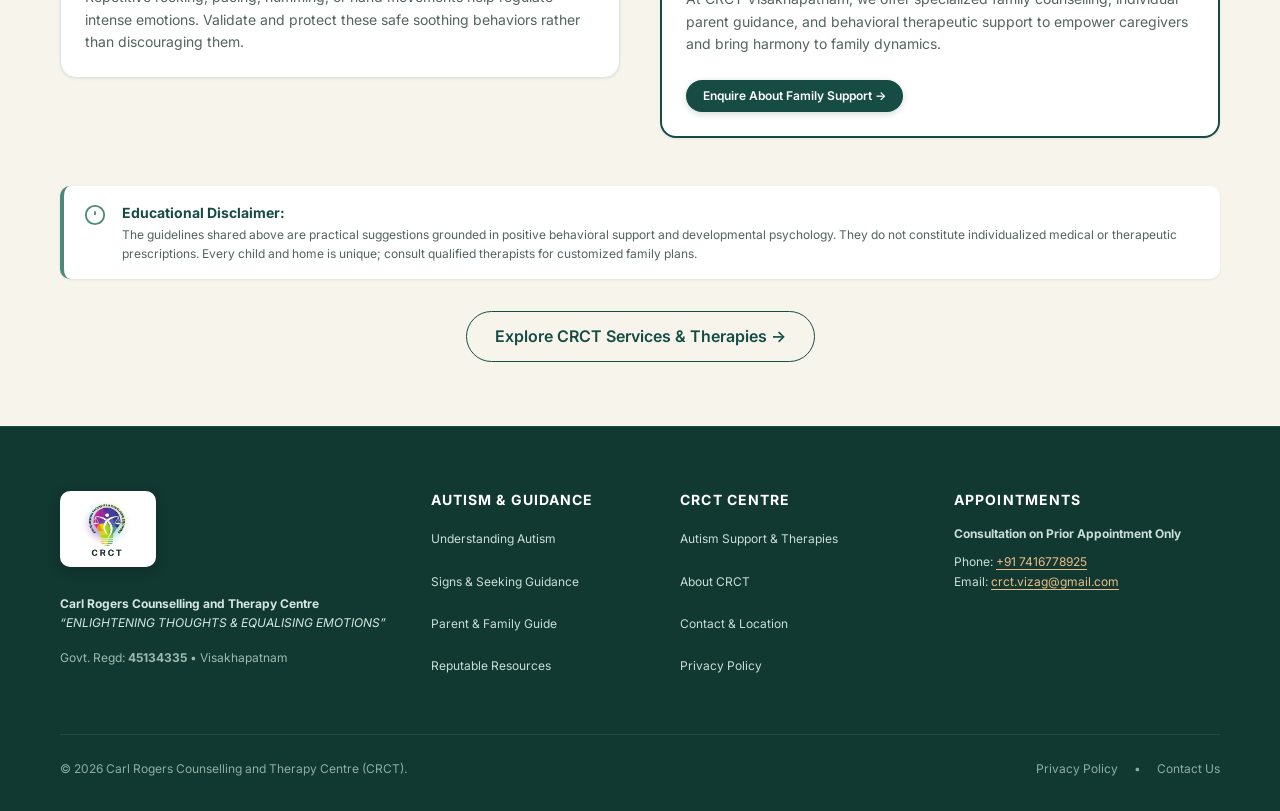
<file: parent-guide.html>
<!DOCTYPE html>
<html lang="en">
<head>
  <meta charset="UTF-8">
  <meta name="viewport" content="width=device-width, initial-scale=1.0">
  <title>Parent &amp; Family Guide | Carl Rogers Counselling and Therapy Centre (CRCT)</title>
  <meta name="description" content="A supportive, practical roadmap for parents, caregivers, and families navigating autism. Explore sensory-friendly homes, communication techniques, and caregiver emotional resilience.">
  <link rel="canonical" href="https://crctcounselling.com/parent-guide.html">
  <link rel="icon" type="image/png" href="assets/logo/crct-official-logo.png">
  <link rel="stylesheet" href="css/style.css">
</head>
<body>
  <a href="#main-content" class="skip-link">Skip to main content</a>

  <!-- Announcement Bar -->
  <div class="announcement-bar" role="region" aria-label="Operating announcement">
    <div class="announcement-bar-content">
      <div class="announcement-badge">
        <span>Consultation on Prior Appointment Only</span>
      </div>
      <div class="announcement-contact-links">
        <a href="tel:+917416778925">+91 7416778925</a>
        <a href="mailto:crct.vizag@gmail.com">crct.vizag@gmail.com</a>
        <span style="opacity: 0.8; font-size: 0.72rem;">10:00 AM–1:00 PM | 3:00 PM–9:00 PM</span>
      </div>
    </div>
  </div>

  <!-- Header -->
  <header class="site-header" role="banner">
    <div class="header-container">
      <a href="index.html" class="site-logo" aria-label="CRCT - Carl Rogers Counselling and Therapy Centre">
        <img src="assets/logo/crct-official-logo.png" alt="CRCT - Carl Rogers Counselling and Therapy Centre" class="site-logo-img">
      </a>
      <nav class="main-nav" aria-label="Primary navigation">
        <ul class="nav-list">
          <li><a href="index.html" class="nav-link">Home</a></li>
          <li><a href="understanding-autism.html" class="nav-link">Understanding Autism</a></li>
          <li><a href="signs-and-guidance.html" class="nav-link">Signs &amp; Guidance</a></li>
          <li><a href="parent-guide.html" class="nav-link active" aria-current="page">Parent Guide</a></li>
          <li><a href="services.html" class="nav-link">Autism Support</a></li>
          <li><a href="about.html" class="nav-link">About CRCT</a></li>
          <li><a href="resources.html" class="nav-link">Resources &amp; FAQs</a></li>
          <li><a href="contact.html" class="nav-link">Contact</a></li>
        </ul>
      </nav>
      <div class="header-actions">
        <a href="contact.html" class="btn btn-primary btn-sm">Enquire About Support</a>
        <button type="button" class="menu-toggle" aria-expanded="false" aria-label="Toggle navigation menu" aria-controls="mobileNavDrawer">
          <span></span><span></span><span></span>
        </button>
      </div>
    </div>
  </header>

  <!-- Mobile Drawer Backdrop & Drawer -->
  <div class="mobile-nav-backdrop" aria-hidden="true"></div>
  <aside id="mobileNavDrawer" class="mobile-nav-drawer" aria-label="Mobile navigation menu" aria-hidden="true">
    <div>
      <div style="margin-bottom: var(--space-6);">
        <img src="assets/logo/crct-official-logo.png" alt="CRCT Official Logo" style="height: 56px; width: auto; object-fit: contain;">
      </div>
      <ul class="mobile-nav-list">
        <li><a href="index.html" class="mobile-nav-link">Home</a></li>
        <li><a href="understanding-autism.html" class="mobile-nav-link">Understanding Autism</a></li>
        <li><a href="signs-and-guidance.html" class="mobile-nav-link">Signs &amp; Guidance</a></li>
        <li><a href="parent-guide.html" class="mobile-nav-link active" aria-current="page">Parent &amp; Family Guide</a></li>
        <li><a href="services.html" class="mobile-nav-link">Autism Support</a></li>
        <li><a href="about.html" class="mobile-nav-link">About CRCT</a></li>
        <li><a href="resources.html" class="mobile-nav-link">Resources &amp; FAQs</a></li>
        <li><a href="contact.html" class="mobile-nav-link">Contact &amp; Enquiry</a></li>
        <li><a href="privacy-policy.html" class="mobile-nav-link">Privacy Policy</a></li>
      </ul>
    </div>
    <div class="mobile-nav-footer">
      <a href="contact.html" class="btn btn-accent btn-block">Enquire About Support</a>
      <div class="mobile-contact-pill">
        <strong>Direct Phone:</strong>
        <a href="tel:+917416778925">+91 7416778925</a>
      </div>
    </div>
  </aside>

  <main id="main-content">
    <!-- Page Hero -->
    <section class="page-hero">
      <div class="container">
        <nav class="breadcrumb" aria-label="Breadcrumb">
          <a href="index.html">Home</a>
          <span class="separator">/</span>
          <span aria-current="page">Parent &amp; Family Guide</span>
        </nav>
        <span class="eyebrow">Practical Family Empowerment</span>
        <h1>Support, Understanding &amp; Practical Guidance for Families</h1>
        <p class="lead" style="max-width: 780px;">
          Parenting a neurodivergent child is a journey of discovery. With patience, empathetic communication, structured environments, and appropriate professional guidance, families build peaceful, joyful daily lives.
        </p>
      </div>
    </section>

    <!-- Core Content -->
    <section class="section">
      <div class="container">
        <!-- Core Message Banner -->
        <div class="card" style="background: var(--color-warm-amber-light); border-color: #eed6b6; margin-bottom: var(--space-10);">
          <div style="display: flex; gap: var(--space-4); align-items: flex-start;">
            <div style="color: #925816; flex-shrink: 0; margin-top: 3px;">
              <svg width="28" height="28" viewBox="0 0 24 24" fill="none" stroke="currentColor" stroke-width="2" aria-hidden="true"><path d="M19 14c1.49-1.46 3-3.21 3-5.5A5.5 5.5 0 0 0 16.5 3c-1.76 0-3 .5-4.5 2-1.5-1.5-2.74-2-4.5-2A5.5 5.5 0 0 0 2 8.5c0 2.3 1.5 4.05 3 5.5l7 7Z"/></svg>
            </div>
            <div>
              <h3 style="font-size: var(--text-lg); color: #76450f; margin-bottom: var(--space-2);">You Are Not at Fault. Your Child Is Unique.</h3>
              <p style="font-size: var(--text-sm); line-height: 1.6; color: #573917; margin: 0;">
                No style of parenting, discipline, or diet causes autism. Autism is an innate neurodevelopmental difference. Release guilt and self-blame. Your role as an observant, loving parent is the single greatest asset your child has.
              </p>
            </div>
          </div>
        </div>

        <div class="grid grid-2" style="gap: var(--space-10); align-items: flex-start;">
          <!-- Left Column: Practical Strategies -->
          <div>
            <h2 style="font-size: var(--text-2xl); margin-bottom: var(--space-4);">1. Compassionate Communication Strategies</h2>
            <div class="card" style="margin-bottom: var(--space-6);">
              <h4>Allow Ample Processing Time</h4>
              <p style="font-size: var(--text-sm);">
                Autistic brains often take several additional seconds to translate auditory words, interpret meaning, and prepare a motor or verbal reply. After asking a question, pause quietly for 5 to 10 seconds without repeating or rephrasing immediately.
              </p>
            </div>

            <div class="card" style="margin-bottom: var(--space-6);">
              <h4>Use Clear, Concrete Language</h4>
              <p style="font-size: var(--text-sm);">
                Abstract idioms, rhetorical questions, and multi-step instructions can create overload. Say <em>"Please put your shoes on the rack"</em> rather than <em>"Why is this room such a mess?"</em>
              </p>
            </div>

            <div class="card" style="margin-bottom: var(--space-6);">
              <h4>Incorporate Visual Supports</h4>
              <p style="font-size: var(--text-sm);">
                Visual cues remain accessible even when verbal processing is exhausted. Picture exchange cards, visual schedules on a refrigerator, or simple drawings of daily morning routines foster autonomy and peace of mind.
              </p>
            </div>

            <h2 style="font-size: var(--text-2xl); margin-top: var(--space-8); margin-bottom: var(--space-4);">2. Creating a Calming Home Environment</h2>
            <div class="card" style="margin-bottom: var(--space-6);">
              <h4>Designate a Sensory Sanctuary</h4>
              <p style="font-size: var(--text-sm);">
                Create a quiet, low-lit corner of the home equipped with soft cushions, noise-cancelling headphones, preferred comfort items, and dim warm lighting where your child can retreat voluntarily when overwhelmed.
              </p>
            </div>

            <div class="card">
              <h4>Normalize Self-Regulation (Stimming)</h4>
              <p style="font-size: var(--text-sm);">
                Repetitive rocking, pacing, humming, or hand movements help regulate intense emotions. Validate and protect these safe soothing behaviors rather than discouraging them.
              </p>
            </div>
          </div>

          <!-- Right Column: Routines, Transitions & Family Wellbeing -->
          <div>
            <h2 style="font-size: var(--text-2xl); margin-bottom: var(--space-4);">3. Predictability &amp; Transition Warnings</h2>
            <div class="card" style="margin-bottom: var(--space-6);">
              <h4>Consistent Daily Rhythms</h4>
              <p style="font-size: var(--text-sm);">
                Knowing what comes next lowers anxiety. Keep morning routines, meal times, and bedtime sequences orderly and consistent whenever possible.
              </p>
            </div>

            <div class="card" style="margin-bottom: var(--space-6);">
              <h4>Countdowns for Activity Changes</h4>
              <p style="font-size: var(--text-sm);">
                Sudden interruptions often trigger intense distress. Give gentle advance notices: <em>"In 10 minutes, we are putting blocks away for dinner,"</em> followed by a 5-minute and 2-minute cue. Visual sand timers work wonderfully.
              </p>
            </div>

            <h2 style="font-size: var(--text-2xl); margin-top: var(--space-8); margin-bottom: var(--space-4);">4. Nurturing Caregiver Wellbeing</h2>
            <div class="card" style="background-color: var(--color-soft-mint-subtle); border-color: var(--color-soft-mint); margin-bottom: var(--space-6);">
              <h4 style="color: var(--color-deep-teal);">You Cannot Pour from an Empty Cup</h4>
              <p style="font-size: var(--text-sm); line-height: 1.6;">
                Caregiver exhaustion and chronic worry are very real. Parents often neglect their own emotional, physical, and psychological health while managing endless appointments and responsibilities.
              </p>
              <ul style="padding-left: 1.15rem; font-size: var(--text-xs); margin-bottom: 0;">
                <li style="margin-bottom: 6px;"><strong>Seek personal counselling:</strong> Talking through worries with an empathetic counsellor provides healthy coping strategies.</li>
                <li style="margin-bottom: 6px;"><strong>Build a reliable support circle:</strong> Partner openly, share caregiving duties, and connect with other neurodiversity-affirming families.</li>
                <li><strong>Celebrate micro-milestones:</strong> Every small step of connection, shared laughter, or self-soothing is a meaningful achievement.</li>
              </ul>
            </div>

            <div class="card" style="border: 2px solid var(--color-deep-teal);">
              <div class="card-icon">
                <svg viewBox="0 0 24 24" fill="none" stroke="currentColor" stroke-width="2" aria-hidden="true"><path d="M16 21v-2a4 4 0 0 0-4-4H6a4 4 0 0 0-4 4v2"/><circle cx="9" cy="7" r="4"/><path d="M22 21v-2a4 4 0 0 0-3-3.87"/><path d="M16 3.13a4 4 0 0 1 0 7.75"/></svg>
              </div>
              <h3 style="color: var(--color-deep-teal); font-size: var(--text-lg);">CRCT Family &amp; Parental Counselling</h3>
              <p style="font-size: var(--text-sm);">
                At CRCT Visakhapatnam, we offer specialized family counselling, individual parent guidance, and behavioral therapeutic support to empower caregivers and bring harmony to family dynamics.
              </p>
              <a href="contact.html" class="btn btn-primary btn-sm" style="margin-top: var(--space-2); width: fit-content;">Enquire About Family Support &rarr;</a>
            </div>
          </div>
        </div>

        <!-- Educational Disclaimer -->
        <div class="disclaimer-box" style="margin-top: var(--space-12);">
          <div class="disclaimer-icon">
            <svg viewBox="0 0 24 24" fill="none" stroke="currentColor" stroke-width="2" aria-hidden="true"><circle cx="12" cy="12" r="10"/><line x1="12" y1="8" x2="12" y2="12"/><line x1="12" y1="16" x2="12.01" y2="16"/></svg>
          </div>
          <div class="disclaimer-text">
            <strong>Educational Disclaimer:</strong>
            The guidelines shared above are practical suggestions grounded in positive behavioral support and developmental psychology. They do not constitute individualized medical or therapeutic prescriptions. Every child and home is unique; consult qualified therapists for customized family plans.
          </div>
        </div>

        <!-- Call to Action -->
        <div style="text-align: center; margin-top: var(--space-8);">
          <a href="services.html" class="btn btn-secondary btn-lg">Explore CRCT Services &amp; Therapies &rarr;</a>
        </div>
      </div>
    </section>
  </main>

  <!-- Footer -->
  <footer class="site-footer" role="contentinfo">
    <div class="container">
      <div class="footer-grid">
        <div class="footer-col footer-brand">
          <div class="footer-logo-badge">
            <img src="assets/logo/crct-official-logo.png" alt="CRCT Logo" class="footer-logo-img">
          </div>
          <p style="margin-top: var(--space-2); color: #d4e7e1;">
            <strong>Carl Rogers Counselling and Therapy Centre</strong><br>
            <em>“ENLIGHTENING THOUGHTS &amp; EQUALISING EMOTIONS”</em>
          </p>
          <p style="font-size: 0.75rem; color: #9bbbb0; margin-top: var(--space-2);">
            Govt. Regd: <strong>45134335</strong> • Visakhapatnam
          </p>
        </div>
        <div class="footer-col">
          <h4>Autism &amp; Guidance</h4>
          <ul class="footer-links">
            <li><a href="understanding-autism.html">Understanding Autism</a></li>
            <li><a href="signs-and-guidance.html">Signs &amp; Seeking Guidance</a></li>
            <li><a href="parent-guide.html">Parent &amp; Family Guide</a></li>
            <li><a href="resources.html">Reputable Resources</a></li>
          </ul>
        </div>
        <div class="footer-col">
          <h4>CRCT Centre</h4>
          <ul class="footer-links">
            <li><a href="services.html">Autism Support &amp; Therapies</a></li>
            <li><a href="about.html">About CRCT</a></li>
            <li><a href="contact.html">Contact &amp; Location</a></li>
            <li><a href="privacy-policy.html">Privacy Policy</a></li>
          </ul>
        </div>
        <div class="footer-col">
          <h4>Appointments</h4>
          <p style="font-size: var(--text-xs); color: #c9ded7; margin-bottom: var(--space-2);">
            <strong>Consultation on Prior Appointment Only</strong>
          </p>
          <p style="font-size: var(--text-xs); color: #c9ded7;">
            Phone: <a href="tel:+917416778925" style="color: var(--color-warm-amber);">+91 7416778925</a><br>
            Email: <a href="mailto:crct.vizag@gmail.com" style="color: var(--color-warm-amber);">crct.vizag@gmail.com</a>
          </p>
        </div>
      </div>
      <div class="footer-bottom">
        <div>&copy; <span class="current-year">2026</span> Carl Rogers Counselling and Therapy Centre (CRCT).</div>
        <div class="footer-bottom-links">
          <a href="privacy-policy.html">Privacy Policy</a>
          <span>&bull;</span>
          <a href="contact.html">Contact Us</a>
        </div>
      </div>
    </div>
  </footer>

  <a href="https://wa.me/917416778925?text=Hello%20CRCT%20Team,%20I%20would%20like%20to%20enquire%20about%20parent%20and%20family%20guidance." 
     class="whatsapp-float-btn" target="_blank" rel="noopener noreferrer" aria-label="WhatsApp CRCT Support">
    <svg viewBox="0 0 24 24" aria-hidden="true"><path d="M12.04 2c-5.46 0-9.91 4.45-9.91 9.91 0 1.75.46 3.45 1.32 4.95L2.05 22l5.25-1.38c1.45.79 3.08 1.21 4.74 1.21 5.46 0 9.91-4.45 9.91-9.91 0-2.65-1.03-5.14-2.9-7.01A9.816 9.816 0 0 0 12.04 2m.01 1.67c2.2 0 4.26.86 5.82 2.41a8.16 8.16 0 0 1 2.4 5.83c0 4.54-3.7 8.24-8.24 8.24-1.48 0-2.93-.4-4.2-1.15l-.3-.18-3.12.82.83-3.04-.2-.31a8.19 8.19 0 0 1-1.26-4.38c0-4.54 3.7-8.24 8.24-8.24m4.52 11.66c-.19.53-1.09 1.04-1.52 1.07-.4.03-.89.04-2.68-.7-1.89-.78-3.11-2.7-3.21-2.83-.09-.13-.77-1.02-.77-1.95 0-.93.48-1.39.66-1.58.18-.19.4-.24.53-.24.13 0 .26 0 .38.01.12.01.28-.05.44.33.16.38.56 1.37.61 1.47.05.1.08.22.02.35-.07.13-.1.22-.19.33-.1.11-.2.24-.29.33-.1.09-.2.19-.09.38.12.19.52.85 1.11 1.38.77.68 1.41.89 1.61.99.2.1.31.08.43-.05.12-.13.51-.59.65-.8.14-.2.27-.17.46-.1.19.07 1.22.58 1.43.68.21.1.35.15.4.24.05.09.05.52-.14 1.05z"/></svg>
    <span class="whatsapp-tooltip">Chat with CRCT Support</span>
  </a>

  <button type="button" class="back-to-top" aria-label="Back to top">
    <svg width="20" height="20" viewBox="0 0 24 24" fill="none" stroke="currentColor" stroke-width="2.5" aria-hidden="true"><polyline points="18 15 12 9 6 15"/></svg>
  </button>
  <script src="js/main.js"></script>
</body>
</html>
</file>
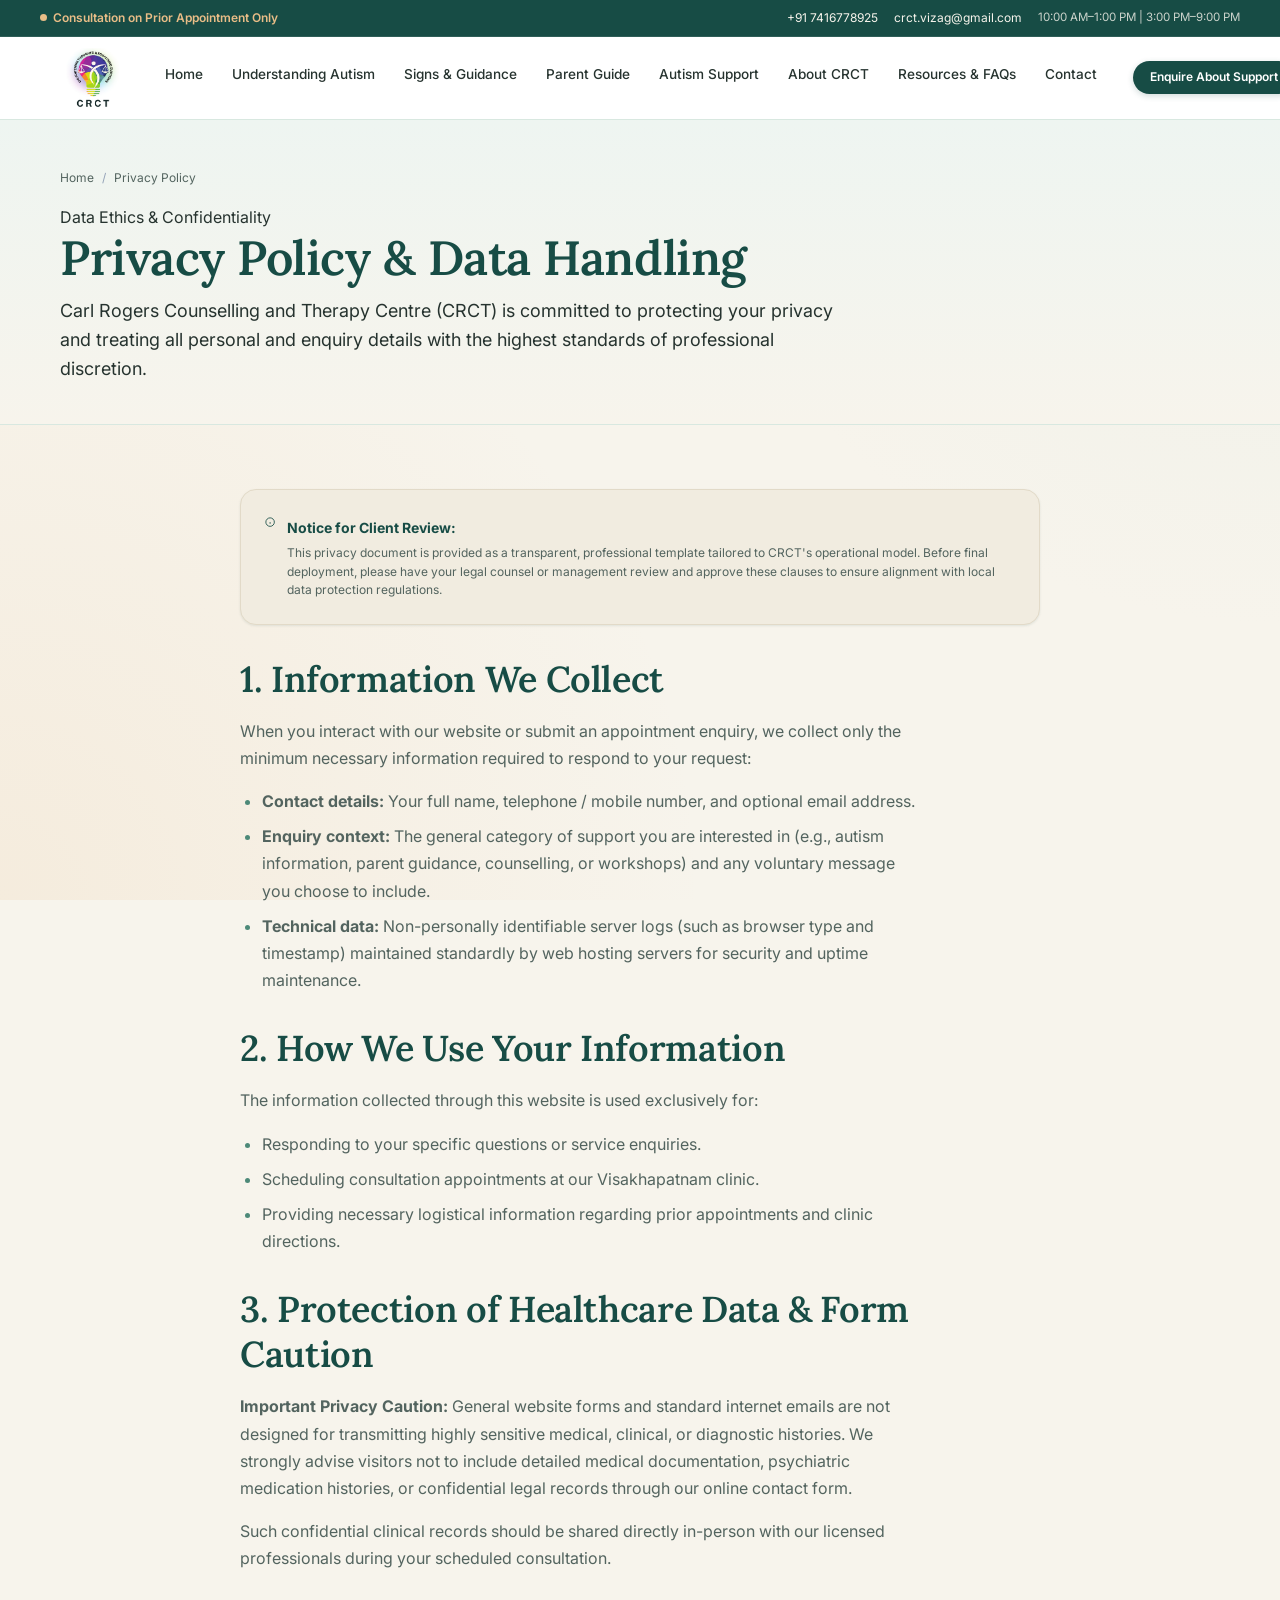
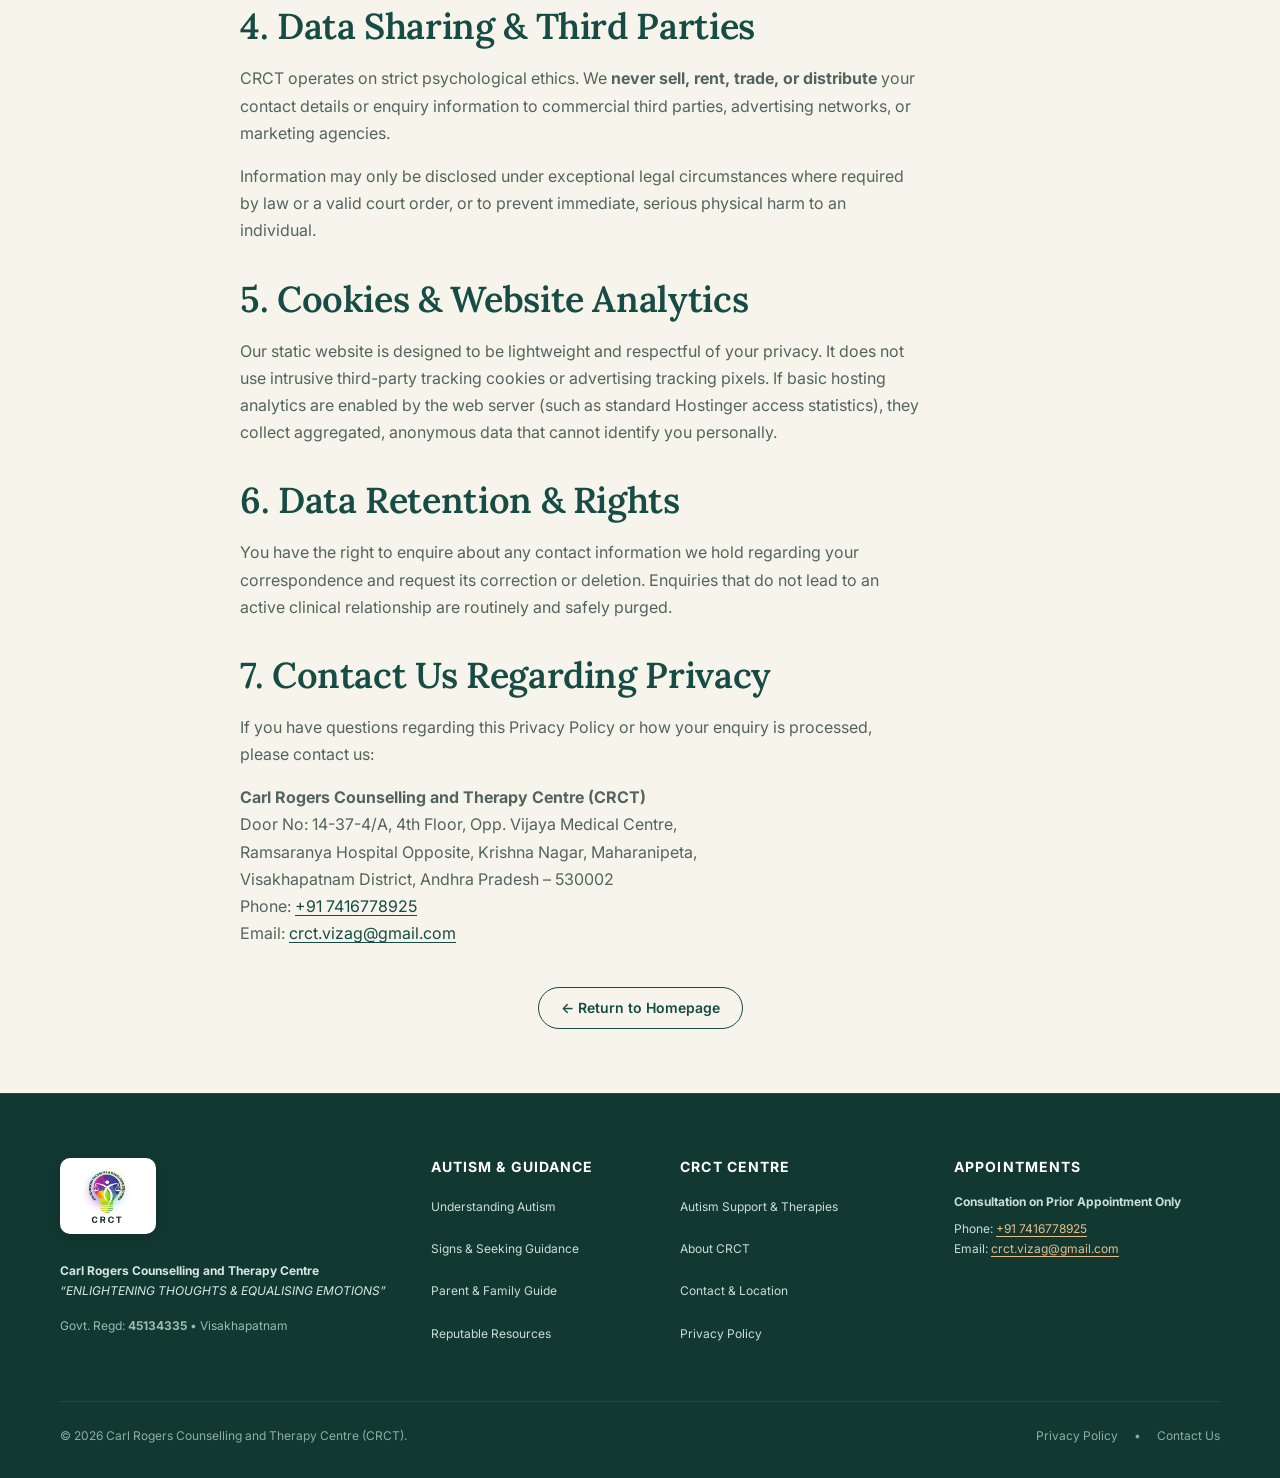
<file: privacy-policy.html>
<!DOCTYPE html>
<html lang="en">
<head>
  <meta charset="UTF-8">
  <meta name="viewport" content="width=device-width, initial-scale=1.0">
  <title>Privacy Policy | Carl Rogers Counselling and Therapy Centre (CRCT)</title>
  <meta name="description" content="Privacy Policy for Carl Rogers Counselling and Therapy Centre (CRCT). Learn how we handle enquiry information and safeguard client confidentiality.">
  <link rel="canonical" href="https://crctcounselling.com/privacy-policy.html">
  <link rel="icon" type="image/png" href="assets/logo/crct-official-logo.png">
  <link rel="stylesheet" href="css/style.css">
</head>
<body>
  <a href="#main-content" class="skip-link">Skip to main content</a>

  <!-- Announcement Bar -->
  <div class="announcement-bar" role="region" aria-label="Operating announcement">
    <div class="announcement-bar-content">
      <div class="announcement-badge">
        <span>Consultation on Prior Appointment Only</span>
      </div>
      <div class="announcement-contact-links">
        <a href="tel:+917416778925">+91 7416778925</a>
        <a href="mailto:crct.vizag@gmail.com">crct.vizag@gmail.com</a>
        <span style="opacity: 0.8; font-size: 0.72rem;">10:00 AM–1:00 PM | 3:00 PM–9:00 PM</span>
      </div>
    </div>
  </div>

  <!-- Header -->
  <header class="site-header" role="banner">
    <div class="header-container">
      <a href="index.html" class="site-logo" aria-label="CRCT - Carl Rogers Counselling and Therapy Centre">
        <img src="assets/logo/crct-official-logo.png" alt="CRCT - Carl Rogers Counselling and Therapy Centre" class="site-logo-img">
      </a>
      <nav class="main-nav" aria-label="Primary navigation">
        <ul class="nav-list">
          <li><a href="index.html" class="nav-link">Home</a></li>
          <li><a href="understanding-autism.html" class="nav-link">Understanding Autism</a></li>
          <li><a href="signs-and-guidance.html" class="nav-link">Signs &amp; Guidance</a></li>
          <li><a href="parent-guide.html" class="nav-link">Parent Guide</a></li>
          <li><a href="services.html" class="nav-link">Autism Support</a></li>
          <li><a href="about.html" class="nav-link">About CRCT</a></li>
          <li><a href="resources.html" class="nav-link">Resources &amp; FAQs</a></li>
          <li><a href="contact.html" class="nav-link">Contact</a></li>
        </ul>
      </nav>
      <div class="header-actions">
        <a href="contact.html" class="btn btn-primary btn-sm">Enquire About Support</a>
        <button type="button" class="menu-toggle" aria-expanded="false" aria-label="Toggle navigation menu" aria-controls="mobileNavDrawer">
          <span></span><span></span><span></span>
        </button>
      </div>
    </div>
  </header>

  <!-- Mobile Drawer Backdrop & Drawer -->
  <div class="mobile-nav-backdrop" aria-hidden="true"></div>
  <aside id="mobileNavDrawer" class="mobile-nav-drawer" aria-label="Mobile navigation menu" aria-hidden="true">
    <div>
      <div style="margin-bottom: var(--space-6);">
        <img src="assets/logo/crct-official-logo.png" alt="CRCT Official Logo" style="height: 56px; width: auto; object-fit: contain;">
      </div>
      <ul class="mobile-nav-list">
        <li><a href="index.html" class="mobile-nav-link">Home</a></li>
        <li><a href="understanding-autism.html" class="mobile-nav-link">Understanding Autism</a></li>
        <li><a href="signs-and-guidance.html" class="mobile-nav-link">Signs &amp; Guidance</a></li>
        <li><a href="parent-guide.html" class="mobile-nav-link">Parent &amp; Family Guide</a></li>
        <li><a href="services.html" class="mobile-nav-link">Autism Support</a></li>
        <li><a href="about.html" class="mobile-nav-link">About CRCT</a></li>
        <li><a href="resources.html" class="mobile-nav-link">Resources &amp; FAQs</a></li>
        <li><a href="contact.html" class="mobile-nav-link">Contact &amp; Enquiry</a></li>
        <li><a href="privacy-policy.html" class="mobile-nav-link active" aria-current="page">Privacy Policy</a></li>
      </ul>
    </div>
    <div class="mobile-nav-footer">
      <a href="contact.html" class="btn btn-accent btn-block">Enquire About Support</a>
      <div class="mobile-contact-pill">
        <strong>Direct Phone:</strong>
        <a href="tel:+917416778925">+91 7416778925</a>
      </div>
    </div>
  </aside>

  <main id="main-content">
    <!-- Page Hero -->
    <section class="page-hero">
      <div class="container">
        <nav class="breadcrumb" aria-label="Breadcrumb">
          <a href="index.html">Home</a>
          <span class="separator">/</span>
          <span aria-current="page">Privacy Policy</span>
        </nav>
        <span class="eyebrow">Data Ethics &amp; Confidentiality</span>
        <h1>Privacy Policy &amp; Data Handling</h1>
        <p class="lead" style="max-width: 780px;">
          Carl Rogers Counselling and Therapy Centre (CRCT) is committed to protecting your privacy and treating all personal and enquiry details with the highest standards of professional discretion.
        </p>
      </div>
    </section>

    <!-- Content Section -->
    <section class="section">
      <div class="container container-narrow">
        <!-- Review Notice Banner -->
        <div class="card" style="background: var(--color-warm-ivory-alt); border-color: var(--color-border-warm); margin-bottom: var(--space-8);">
          <div style="display: flex; gap: var(--space-3); align-items: flex-start;">
            <div style="color: var(--color-deep-teal); margin-top: 3px;">
              <svg width="22" height="22" viewBox="0 0 24 24" fill="none" stroke="currentColor" stroke-width="2" aria-hidden="true"><circle cx="12" cy="12" r="10"/><path d="M12 16v-4M12 8h.01"/></svg>
            </div>
            <div>
              <strong style="color: var(--color-deep-teal); font-size: var(--text-sm);">Notice for Client Review:</strong>
              <p style="font-size: var(--text-xs); color: var(--color-text-muted); margin: 4px 0 0 0; line-height: 1.55;">
                This privacy document is provided as a transparent, professional template tailored to CRCT's operational model. Before final deployment, please have your legal counsel or management review and approve these clauses to ensure alignment with local data protection regulations.
              </p>
            </div>
          </div>
        </div>

        <div class="prose">
          <h2>1. Information We Collect</h2>
          <p>
            When you interact with our website or submit an appointment enquiry, we collect only the minimum necessary information required to respond to your request:
          </p>
          <ul>
            <li><strong>Contact details:</strong> Your full name, telephone / mobile number, and optional email address.</li>
            <li><strong>Enquiry context:</strong> The general category of support you are interested in (e.g., autism information, parent guidance, counselling, or workshops) and any voluntary message you choose to include.</li>
            <li><strong>Technical data:</strong> Non-personally identifiable server logs (such as browser type and timestamp) maintained standardly by web hosting servers for security and uptime maintenance.</li>
          </ul>

          <h2>2. How We Use Your Information</h2>
          <p>
            The information collected through this website is used exclusively for:
          </p>
          <ul>
            <li>Responding to your specific questions or service enquiries.</li>
            <li>Scheduling consultation appointments at our Visakhapatnam clinic.</li>
            <li>Providing necessary logistical information regarding prior appointments and clinic directions.</li>
          </ul>

          <h2>3. Protection of Healthcare Data &amp; Form Caution</h2>
          <p>
            <strong>Important Privacy Caution:</strong> General website forms and standard internet emails are not designed for transmitting highly sensitive medical, clinical, or diagnostic histories. We strongly advise visitors not to include detailed medical documentation, psychiatric medication histories, or confidential legal records through our online contact form.
          </p>
          <p>
            Such confidential clinical records should be shared directly in-person with our licensed professionals during your scheduled consultation.
          </p>

          <h2>4. Data Sharing &amp; Third Parties</h2>
          <p>
            CRCT operates on strict psychological ethics. We <strong>never sell, rent, trade, or distribute</strong> your contact details or enquiry information to commercial third parties, advertising networks, or marketing agencies.
          </p>
          <p>
            Information may only be disclosed under exceptional legal circumstances where required by law or a valid court order, or to prevent immediate, serious physical harm to an individual.
          </p>

          <h2>5. Cookies &amp; Website Analytics</h2>
          <p>
            Our static website is designed to be lightweight and respectful of your privacy. It does not use intrusive third-party tracking cookies or advertising tracking pixels. If basic hosting analytics are enabled by the web server (such as standard Hostinger access statistics), they collect aggregated, anonymous data that cannot identify you personally.
          </p>

          <h2>6. Data Retention &amp; Rights</h2>
          <p>
            You have the right to enquire about any contact information we hold regarding your correspondence and request its correction or deletion. Enquiries that do not lead to an active clinical relationship are routinely and safely purged.
          </p>

          <h2>7. Contact Us Regarding Privacy</h2>
          <p>
            If you have questions regarding this Privacy Policy or how your enquiry is processed, please contact us:
          </p>
          <p>
            <strong>Carl Rogers Counselling and Therapy Centre (CRCT)</strong><br>
            Door No: 14-37-4/A, 4th Floor, Opp. Vijaya Medical Centre,<br>
            Ramsaranya Hospital Opposite, Krishna Nagar, Maharanipeta,<br>
            Visakhapatnam District, Andhra Pradesh – 530002<br>
            Phone: <a href="tel:+917416778925">+91 7416778925</a><br>
            Email: <a href="mailto:crct.vizag@gmail.com">crct.vizag@gmail.com</a>
          </p>
        </div>

        <div style="margin-top: var(--space-10); text-align: center;">
          <a href="index.html" class="btn btn-secondary">&larr; Return to Homepage</a>
        </div>
      </div>
    </section>
  </main>

  <!-- Footer -->
  <footer class="site-footer" role="contentinfo">
    <div class="container">
      <div class="footer-grid">
        <div class="footer-col footer-brand">
          <div class="footer-logo-badge">
            <img src="assets/logo/crct-official-logo.png" alt="CRCT Logo" class="footer-logo-img">
          </div>
          <p style="margin-top: var(--space-2); color: #d4e7e1;">
            <strong>Carl Rogers Counselling and Therapy Centre</strong><br>
            <em>“ENLIGHTENING THOUGHTS &amp; EQUALISING EMOTIONS”</em>
          </p>
          <p style="font-size: 0.75rem; color: #9bbbb0; margin-top: var(--space-2);">
            Govt. Regd: <strong>45134335</strong> • Visakhapatnam
          </p>
        </div>
        <div class="footer-col">
          <h4>Autism &amp; Guidance</h4>
          <ul class="footer-links">
            <li><a href="understanding-autism.html">Understanding Autism</a></li>
            <li><a href="signs-and-guidance.html">Signs &amp; Seeking Guidance</a></li>
            <li><a href="parent-guide.html">Parent &amp; Family Guide</a></li>
            <li><a href="resources.html">Reputable Resources</a></li>
          </ul>
        </div>
        <div class="footer-col">
          <h4>CRCT Centre</h4>
          <ul class="footer-links">
            <li><a href="services.html">Autism Support &amp; Therapies</a></li>
            <li><a href="about.html">About CRCT</a></li>
            <li><a href="contact.html">Contact &amp; Location</a></li>
            <li><a href="privacy-policy.html">Privacy Policy</a></li>
          </ul>
        </div>
        <div class="footer-col">
          <h4>Appointments</h4>
          <p style="font-size: var(--text-xs); color: #c9ded7; margin-bottom: var(--space-2);">
            <strong>Consultation on Prior Appointment Only</strong>
          </p>
          <p style="font-size: var(--text-xs); color: #c9ded7;">
            Phone: <a href="tel:+917416778925" style="color: var(--color-warm-amber);">+91 7416778925</a><br>
            Email: <a href="mailto:crct.vizag@gmail.com" style="color: var(--color-warm-amber);">crct.vizag@gmail.com</a>
          </p>
        </div>
      </div>
      <div class="footer-bottom">
        <div>&copy; <span class="current-year">2026</span> Carl Rogers Counselling and Therapy Centre (CRCT).</div>
        <div class="footer-bottom-links">
          <a href="privacy-policy.html">Privacy Policy</a>
          <span>&bull;</span>
          <a href="contact.html">Contact Us</a>
        </div>
      </div>
    </div>
  </footer>

  <script src="js/main.js"></script>
</body>
</html>
</file>
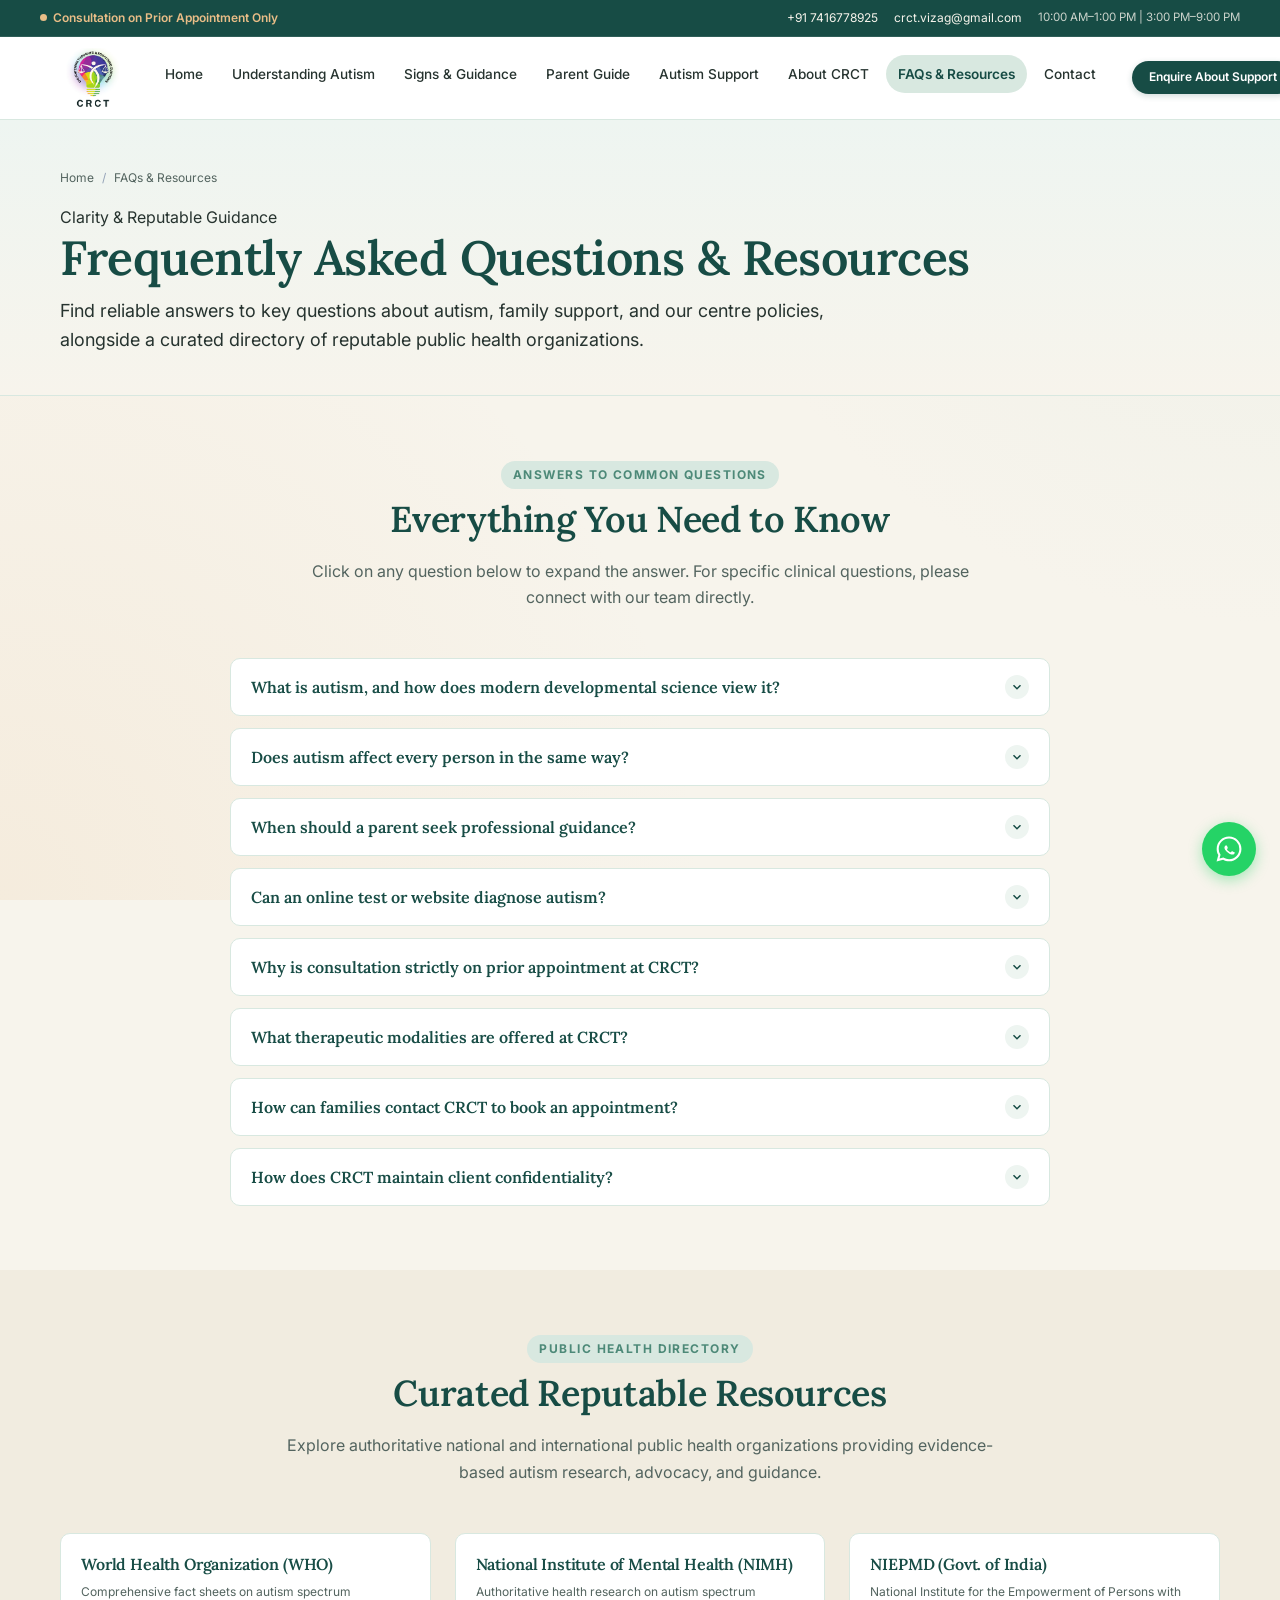
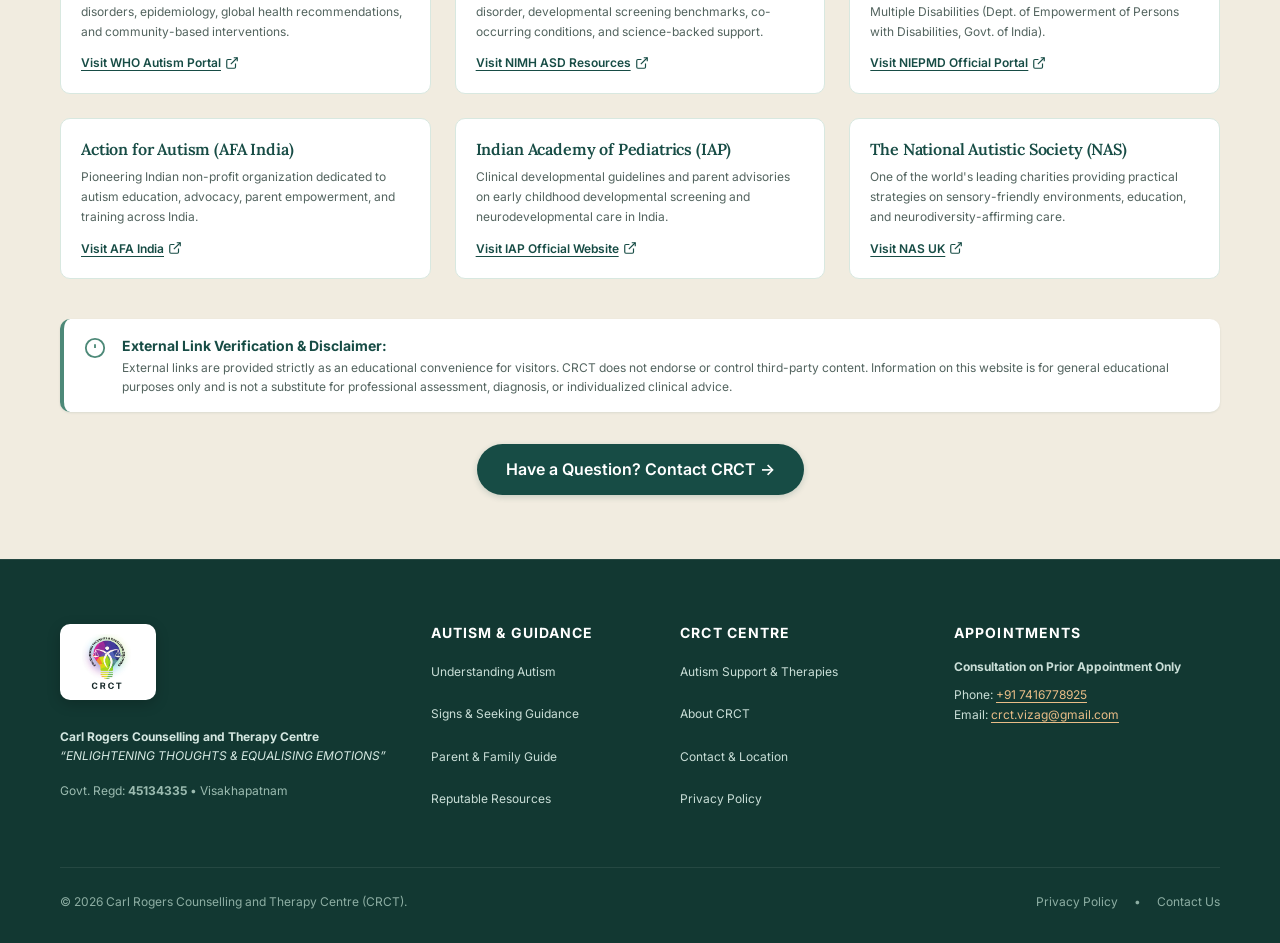
<file: resources.html>
<!DOCTYPE html>
<html lang="en">
<head>
  <meta charset="UTF-8">
  <meta name="viewport" content="width=device-width, initial-scale=1.0">
  <title>FAQs &amp; Reputable Resources | Carl Rogers Counselling and Therapy Centre (CRCT)</title>
  <meta name="description" content="Explore frequently asked questions regarding autism, child development, and counselling at CRCT Visakhapatnam, plus curated reputable national and international resources.">
  <link rel="canonical" href="https://crctcounselling.com/resources.html">
  <link rel="icon" type="image/png" href="assets/logo/crct-official-logo.png">
  <link rel="stylesheet" href="css/style.css">
</head>
<body>
  <a href="#main-content" class="skip-link">Skip to main content</a>

  <!-- Announcement Bar -->
  <div class="announcement-bar" role="region" aria-label="Operating announcement">
    <div class="announcement-bar-content">
      <div class="announcement-badge">
        <span>Consultation on Prior Appointment Only</span>
      </div>
      <div class="announcement-contact-links">
        <a href="tel:+917416778925">+91 7416778925</a>
        <a href="mailto:crct.vizag@gmail.com">crct.vizag@gmail.com</a>
        <span style="opacity: 0.8; font-size: 0.72rem;">10:00 AM–1:00 PM | 3:00 PM–9:00 PM</span>
      </div>
    </div>
  </div>

  <!-- Header -->
  <header class="site-header" role="banner">
    <div class="header-container">
      <a href="index.html" class="site-logo" aria-label="CRCT - Carl Rogers Counselling and Therapy Centre">
        <img src="assets/logo/crct-official-logo.png" alt="CRCT - Carl Rogers Counselling and Therapy Centre" class="site-logo-img">
      </a>
      <nav class="main-nav" aria-label="Primary navigation">
        <ul class="nav-list">
          <li><a href="index.html" class="nav-link">Home</a></li>
          <li><a href="understanding-autism.html" class="nav-link">Understanding Autism</a></li>
          <li><a href="signs-and-guidance.html" class="nav-link">Signs &amp; Guidance</a></li>
          <li><a href="parent-guide.html" class="nav-link">Parent Guide</a></li>
          <li><a href="services.html" class="nav-link">Autism Support</a></li>
          <li><a href="about.html" class="nav-link">About CRCT</a></li>
          <li><a href="resources.html" class="nav-link active" aria-current="page">FAQs &amp; Resources</a></li>
          <li><a href="contact.html" class="nav-link">Contact</a></li>
        </ul>
      </nav>
      <div class="header-actions">
        <a href="contact.html" class="btn btn-primary btn-sm">Enquire About Support</a>
        <button type="button" class="menu-toggle" aria-expanded="false" aria-label="Toggle navigation menu" aria-controls="mobileNavDrawer">
          <span></span><span></span><span></span>
        </button>
      </div>
    </div>
  </header>

  <!-- Mobile Drawer Backdrop & Drawer -->
  <div class="mobile-nav-backdrop" aria-hidden="true"></div>
  <aside id="mobileNavDrawer" class="mobile-nav-drawer" aria-label="Mobile navigation menu" aria-hidden="true">
    <div>
      <div style="margin-bottom: var(--space-6);">
        <img src="assets/logo/crct-official-logo.png" alt="CRCT Official Logo" style="height: 56px; width: auto; object-fit: contain;">
      </div>
      <ul class="mobile-nav-list">
        <li><a href="index.html" class="mobile-nav-link">Home</a></li>
        <li><a href="understanding-autism.html" class="mobile-nav-link">Understanding Autism</a></li>
        <li><a href="signs-and-guidance.html" class="mobile-nav-link">Signs &amp; Guidance</a></li>
        <li><a href="parent-guide.html" class="mobile-nav-link">Parent &amp; Family Guide</a></li>
        <li><a href="services.html" class="mobile-nav-link">Autism Support</a></li>
        <li><a href="about.html" class="mobile-nav-link">About CRCT</a></li>
        <li><a href="resources.html" class="mobile-nav-link active" aria-current="page">FAQs &amp; Resources</a></li>
        <li><a href="contact.html" class="mobile-nav-link">Contact &amp; Enquiry</a></li>
        <li><a href="privacy-policy.html" class="mobile-nav-link">Privacy Policy</a></li>
      </ul>
    </div>
    <div class="mobile-nav-footer">
      <a href="contact.html" class="btn btn-accent btn-block">Enquire About Support</a>
      <div class="mobile-contact-pill">
        <strong>Direct Phone:</strong>
        <a href="tel:+917416778925">+91 7416778925</a>
      </div>
    </div>
  </aside>

  <main id="main-content">
    <!-- Page Hero -->
    <section class="page-hero">
      <div class="container">
        <nav class="breadcrumb" aria-label="Breadcrumb">
          <a href="index.html">Home</a>
          <span class="separator">/</span>
          <span aria-current="page">FAQs &amp; Resources</span>
        </nav>
        <span class="eyebrow">Clarity &amp; Reputable Guidance</span>
        <h1>Frequently Asked Questions &amp; Resources</h1>
        <p class="lead" style="max-width: 780px;">
          Find reliable answers to key questions about autism, family support, and our centre policies, alongside a curated directory of reputable public health organizations.
        </p>
      </div>
    </section>

    <!-- Section 1: Detailed Interactive Accordion -->
    <section class="section" id="faqs">
      <div class="container">
        <div class="section-header">
          <span class="eyebrow">Answers to Common Questions</span>
          <h2>Everything You Need to Know</h2>
          <p>Click on any question below to expand the answer. For specific clinical questions, please connect with our team directly.</p>
        </div>

        <div class="faq-accordion" role="region" aria-label="Comprehensive FAQ list">
          <!-- FAQ 1 -->
          <div class="faq-item">
            <button class="faq-question" type="button" aria-expanded="false">
              <span>What is autism, and how does modern developmental science view it?</span>
              <span class="faq-icon" aria-hidden="true">
                <svg width="14" height="14" viewBox="0 0 24 24" fill="none" stroke="currentColor" stroke-width="2.5"><polyline points="6 9 12 15 18 9"/></svg>
              </span>
            </button>
            <div class="faq-answer" aria-hidden="true">
              <p>Autism Spectrum Condition is a naturally occurring neurodevelopmental variation. It affects how an individual processes sensory information, communicates, interacts, and understands social dynamics. Modern developmental science recognizes it as a spectrum of differences rather than an illness to be cured, emphasizing acceptance, accommodation, and individualized support.</p>
            </div>
          </div>

          <!-- FAQ 2 -->
          <div class="faq-item">
            <button class="faq-question" type="button" aria-expanded="false">
              <span>Does autism affect every person in the same way?</span>
              <span class="faq-icon" aria-hidden="true">
                <svg width="14" height="14" viewBox="0 0 24 24" fill="none" stroke="currentColor" stroke-width="2.5"><polyline points="6 9 12 15 18 9"/></svg>
              </span>
            </button>
            <div class="faq-answer" aria-hidden="true">
              <p>No. Autism is a multi-dimensional spectrum. Each individual has a distinct combination of communication abilities, sensory sensitivities, cognitive strengths, and support needs. Two individuals on the autism spectrum may have completely different profiles, personalities, and life goals.</p>
            </div>
          </div>

          <!-- FAQ 3 -->
          <div class="faq-item">
            <button class="faq-question" type="button" aria-expanded="false">
              <span>When should a parent seek professional guidance?</span>
              <span class="faq-icon" aria-hidden="true">
                <svg width="14" height="14" viewBox="0 0 24 24" fill="none" stroke="currentColor" stroke-width="2.5"><polyline points="6 9 12 15 18 9"/></svg>
              </span>
            </button>
            <div class="faq-answer" aria-hidden="true">
              <p>Seeking advice is recommended whenever you notice persistent developmental differences in your child—such as delayed speech or communication difficulties, extreme distress in reaction to routine changes, sensory hypersensitivity, social withdrawal, or repetitive behaviors that cause distress. Early guidance provides parents with clear coping tools and supportive strategies.</p>
            </div>
          </div>

          <!-- FAQ 4 -->
          <div class="faq-item">
            <button class="faq-question" type="button" aria-expanded="false">
              <span>Can an online test or website diagnose autism?</span>
              <span class="faq-icon" aria-hidden="true">
                <svg width="14" height="14" viewBox="0 0 24 24" fill="none" stroke="currentColor" stroke-width="2.5"><polyline points="6 9 12 15 18 9"/></svg>
              </span>
            </button>
            <div class="faq-answer" aria-hidden="true">
              <p>No. Online checklists and articles are strictly educational. An accurate clinical diagnosis requires multi-session evaluations by qualified child psychiatrists, clinical psychologists, or developmental specialists who examine developmental history, behavioral observations, and cognitive profiles.</p>
            </div>
          </div>

          <!-- FAQ 5 -->
          <div class="faq-item">
            <button class="faq-question" type="button" aria-expanded="false">
              <span>Why is consultation strictly on prior appointment at CRCT?</span>
              <span class="faq-icon" aria-hidden="true">
                <svg width="14" height="14" viewBox="0 0 24 24" fill="none" stroke="currentColor" stroke-width="2.5"><polyline points="6 9 12 15 18 9"/></svg>
              </span>
            </button>
            <div class="faq-answer" aria-hidden="true">
              <p>In accordance with our brochure policy (<strong>"Consultation on Prior Appointment Only"</strong>), scheduling appointments ensures complete privacy, prevents crowded waiting environments (which can be sensory-overwhelming for neurodivergent children), and allows our specialists to dedicate focused, unhurried time to every client.</p>
            </div>
          </div>

          <!-- FAQ 6 -->
          <div class="faq-item">
            <button class="faq-question" type="button" aria-expanded="false">
              <span>What therapeutic modalities are offered at CRCT?</span>
              <span class="faq-icon" aria-hidden="true">
                <svg width="14" height="14" viewBox="0 0 24 24" fill="none" stroke="currentColor" stroke-width="2.5"><polyline points="6 9 12 15 18 9"/></svg>
              </span>
            </button>
            <div class="faq-answer" aria-hidden="true">
              <p>As specified in the CRCT brochure, we provide individual and group counselling, specialized therapies, educational workshops, Cognitive Behavioral Therapy (CBT), and Applied Behavior Analysis (ABA). Each therapy is personalized following clinical discussion with the client or family.</p>
            </div>
          </div>

          <!-- FAQ 7 -->
          <div class="faq-item">
            <button class="faq-question" type="button" aria-expanded="false">
              <span>How can families contact CRCT to book an appointment?</span>
              <span class="faq-icon" aria-hidden="true">
                <svg width="14" height="14" viewBox="0 0 24 24" fill="none" stroke="currentColor" stroke-width="2.5"><polyline points="6 9 12 15 18 9"/></svg>
              </span>
            </button>
            <div class="faq-answer" aria-hidden="true">
              <p>You may call our verified telephone number at <a href="tel:+917416778925">+91 7416778925</a>, email <a href="mailto:crct.vizag@gmail.com">crct.vizag@gmail.com</a>, submit our website enquiry form, or send a WhatsApp message to +91 7416778925 during operating hours (10:00 AM–1:00 PM and 3:00 PM–9:00 PM).</p>
            </div>
          </div>

          <!-- FAQ 8 -->
          <div class="faq-item">
            <button class="faq-question" type="button" aria-expanded="false">
              <span>How does CRCT maintain client confidentiality?</span>
              <span class="faq-icon" aria-hidden="true">
                <svg width="14" height="14" viewBox="0 0 24 24" fill="none" stroke="currentColor" stroke-width="2.5"><polyline points="6 9 12 15 18 9"/></svg>
              </span>
            </button>
            <div class="faq-answer" aria-hidden="true">
              <p>All clinical discussions, therapeutic notes, and personal enquiry details are kept strictly confidential under professional psychological ethics. Information is never disclosed without written consent, except in rare circumstances mandated by law (e.g. imminent threat to life).</p>
            </div>
          </div>
        </div>
      </div>
    </section>

    <!-- Section 2: Reputable Curated External Resources -->
    <section class="section section-alt" id="curated-resources">
      <div class="container">
        <div class="section-header">
          <span class="eyebrow">Public Health Directory</span>
          <h2>Curated Reputable Resources</h2>
          <p>Explore authoritative national and international public health organizations providing evidence-based autism research, advocacy, and guidance.</p>
        </div>

        <div class="grid grid-3">
          <!-- Resource 1: WHO -->
          <div class="resource-card">
            <h4>World Health Organization (WHO)</h4>
            <p>Comprehensive fact sheets on autism spectrum disorders, epidemiology, global health recommendations, and community-based interventions.</p>
            <a href="https://www.who.int/news-room/fact-sheets/detail/autism-spectrum-disorders" target="_blank" rel="noopener noreferrer" class="resource-link">
              <span>Visit WHO Autism Portal</span>
              <svg width="14" height="14" viewBox="0 0 24 24" fill="none" stroke="currentColor" stroke-width="2" aria-hidden="true"><path d="M18 13v6a2 2 0 0 1-2 2H5a2 2 0 0 1-2-2V8a2 2 0 0 1 2-2h6"/><polyline points="15 3 21 3 21 9"/><line x1="10" y1="14" x2="21" y2="3"/></svg>
            </a>
          </div>

          <!-- Resource 2: NIMH -->
          <div class="resource-card">
            <h4>National Institute of Mental Health (NIMH)</h4>
            <p>Authoritative health research on autism spectrum disorder, developmental screening benchmarks, co-occurring conditions, and science-backed support.</p>
            <a href="https://www.nimh.nih.gov/health/topics/autism-spectrum-disorders-asd" target="_blank" rel="noopener noreferrer" class="resource-link">
              <span>Visit NIMH ASD Resources</span>
              <svg width="14" height="14" viewBox="0 0 24 24" fill="none" stroke="currentColor" stroke-width="2" aria-hidden="true"><path d="M18 13v6a2 2 0 0 1-2 2H5a2 2 0 0 1-2-2V8a2 2 0 0 1 2-2h6"/><polyline points="15 3 21 3 21 9"/><line x1="10" y1="14" x2="21" y2="3"/></svg>
            </a>
          </div>

          <!-- Resource 3: NIEPMD India -->
          <div class="resource-card">
            <h4>NIEPMD (Govt. of India)</h4>
            <p>National Institute for the Empowerment of Persons with Multiple Disabilities (Dept. of Empowerment of Persons with Disabilities, Govt. of India).</p>
            <a href="https://niepmd.tn.nic.in/" target="_blank" rel="noopener noreferrer" class="resource-link">
              <span>Visit NIEPMD Official Portal</span>
              <svg width="14" height="14" viewBox="0 0 24 24" fill="none" stroke="currentColor" stroke-width="2" aria-hidden="true"><path d="M18 13v6a2 2 0 0 1-2 2H5a2 2 0 0 1-2-2V8a2 2 0 0 1 2-2h6"/><polyline points="15 3 21 3 21 9"/><line x1="10" y1="14" x2="21" y2="3"/></svg>
            </a>
          </div>

          <!-- Resource 4: Action for Autism (AFA India) -->
          <div class="resource-card">
            <h4>Action for Autism (AFA India)</h4>
            <p>Pioneering Indian non-profit organization dedicated to autism education, advocacy, parent empowerment, and training across India.</p>
            <a href="https://www.autism-india.org/" target="_blank" rel="noopener noreferrer" class="resource-link">
              <span>Visit AFA India</span>
              <svg width="14" height="14" viewBox="0 0 24 24" fill="none" stroke="currentColor" stroke-width="2" aria-hidden="true"><path d="M18 13v6a2 2 0 0 1-2 2H5a2 2 0 0 1-2-2V8a2 2 0 0 1 2-2h6"/><polyline points="15 3 21 3 21 9"/><line x1="10" y1="14" x2="21" y2="3"/></svg>
            </a>
          </div>

          <!-- Resource 5: Indian Academy of Pediatrics -->
          <div class="resource-card">
            <h4>Indian Academy of Pediatrics (IAP)</h4>
            <p>Clinical developmental guidelines and parent advisories on early childhood developmental screening and neurodevelopmental care in India.</p>
            <a href="https://iapindia.org/" target="_blank" rel="noopener noreferrer" class="resource-link">
              <span>Visit IAP Official Website</span>
              <svg width="14" height="14" viewBox="0 0 24 24" fill="none" stroke="currentColor" stroke-width="2" aria-hidden="true"><path d="M18 13v6a2 2 0 0 1-2 2H5a2 2 0 0 1-2-2V8a2 2 0 0 1 2-2h6"/><polyline points="15 3 21 3 21 9"/><line x1="10" y1="14" x2="21" y2="3"/></svg>
            </a>
          </div>

          <!-- Resource 6: The National Autistic Society -->
          <div class="resource-card">
            <h4>The National Autistic Society (NAS)</h4>
            <p>One of the world's leading charities providing practical strategies on sensory-friendly environments, education, and neurodiversity-affirming care.</p>
            <a href="https://www.autism.org.uk/" target="_blank" rel="noopener noreferrer" class="resource-link">
              <span>Visit NAS UK</span>
              <svg width="14" height="14" viewBox="0 0 24 24" fill="none" stroke="currentColor" stroke-width="2" aria-hidden="true"><path d="M18 13v6a2 2 0 0 1-2 2H5a2 2 0 0 1-2-2V8a2 2 0 0 1 2-2h6"/><polyline points="15 3 21 3 21 9"/><line x1="10" y1="14" x2="21" y2="3"/></svg>
            </a>
          </div>
        </div>

        <!-- Educational Disclaimer -->
        <div class="disclaimer-box" style="margin-top: var(--space-10);">
          <div class="disclaimer-icon">
            <svg viewBox="0 0 24 24" fill="none" stroke="currentColor" stroke-width="2" aria-hidden="true"><circle cx="12" cy="12" r="10"/><line x1="12" y1="8" x2="12" y2="12"/><line x1="12" y1="16" x2="12.01" y2="16"/></svg>
          </div>
          <div class="disclaimer-text">
            <strong>External Link Verification &amp; Disclaimer:</strong>
            External links are provided strictly as an educational convenience for visitors. CRCT does not endorse or control third-party content. Information on this website is for general educational purposes only and is not a substitute for professional assessment, diagnosis, or individualized clinical advice.
          </div>
        </div>

        <!-- Call to Action -->
        <div style="text-align: center; margin-top: var(--space-8);">
          <a href="contact.html" class="btn btn-primary btn-lg">Have a Question? Contact CRCT &rarr;</a>
        </div>
      </div>
    </section>
  </main>

  <!-- Footer -->
  <footer class="site-footer" role="contentinfo">
    <div class="container">
      <div class="footer-grid">
        <div class="footer-col footer-brand">
          <div class="footer-logo-badge">
            <img src="assets/logo/crct-official-logo.png" alt="CRCT Logo" class="footer-logo-img">
          </div>
          <p style="margin-top: var(--space-2); color: #d4e7e1;">
            <strong>Carl Rogers Counselling and Therapy Centre</strong><br>
            <em>“ENLIGHTENING THOUGHTS &amp; EQUALISING EMOTIONS”</em>
          </p>
          <p style="font-size: 0.75rem; color: #9bbbb0; margin-top: var(--space-2);">
            Govt. Regd: <strong>45134335</strong> • Visakhapatnam
          </p>
        </div>
        <div class="footer-col">
          <h4>Autism &amp; Guidance</h4>
          <ul class="footer-links">
            <li><a href="understanding-autism.html">Understanding Autism</a></li>
            <li><a href="signs-and-guidance.html">Signs &amp; Seeking Guidance</a></li>
            <li><a href="parent-guide.html">Parent &amp; Family Guide</a></li>
            <li><a href="resources.html">Reputable Resources</a></li>
          </ul>
        </div>
        <div class="footer-col">
          <h4>CRCT Centre</h4>
          <ul class="footer-links">
            <li><a href="services.html">Autism Support &amp; Therapies</a></li>
            <li><a href="about.html">About CRCT</a></li>
            <li><a href="contact.html">Contact &amp; Location</a></li>
            <li><a href="privacy-policy.html">Privacy Policy</a></li>
          </ul>
        </div>
        <div class="footer-col">
          <h4>Appointments</h4>
          <p style="font-size: var(--text-xs); color: #c9ded7; margin-bottom: var(--space-2);">
            <strong>Consultation on Prior Appointment Only</strong>
          </p>
          <p style="font-size: var(--text-xs); color: #c9ded7;">
            Phone: <a href="tel:+917416778925" style="color: var(--color-warm-amber);">+91 7416778925</a><br>
            Email: <a href="mailto:crct.vizag@gmail.com" style="color: var(--color-warm-amber);">crct.vizag@gmail.com</a>
          </p>
        </div>
      </div>
      <div class="footer-bottom">
        <div>&copy; <span class="current-year">2026</span> Carl Rogers Counselling and Therapy Centre (CRCT).</div>
        <div class="footer-bottom-links">
          <a href="privacy-policy.html">Privacy Policy</a>
          <span>&bull;</span>
          <a href="contact.html">Contact Us</a>
        </div>
      </div>
    </div>
  </footer>

  <a href="https://wa.me/917416778925?text=Hello%20CRCT%20Team,%20I%20have%20a%20question%20regarding%20counselling%20support." 
     class="whatsapp-float-btn" target="_blank" rel="noopener noreferrer" aria-label="WhatsApp CRCT Support">
    <svg viewBox="0 0 24 24" aria-hidden="true"><path d="M12.04 2c-5.46 0-9.91 4.45-9.91 9.91 0 1.75.46 3.45 1.32 4.95L2.05 22l5.25-1.38c1.45.79 3.08 1.21 4.74 1.21 5.46 0 9.91-4.45 9.91-9.91 0-2.65-1.03-5.14-2.9-7.01A9.816 9.816 0 0 0 12.04 2m.01 1.67c2.2 0 4.26.86 5.82 2.41a8.16 8.16 0 0 1 2.4 5.83c0 4.54-3.7 8.24-8.24 8.24-1.48 0-2.93-.4-4.2-1.15l-.3-.18-3.12.82.83-3.04-.2-.31a8.19 8.19 0 0 1-1.26-4.38c0-4.54 3.7-8.24 8.24-8.24m4.52 11.66c-.19.53-1.09 1.04-1.52 1.07-.4.03-.89.04-2.68-.7-1.89-.78-3.11-2.7-3.21-2.83-.09-.13-.77-1.02-.77-1.95 0-.93.48-1.39.66-1.58.18-.19.4-.24.53-.24.13 0 .26 0 .38.01.12.01.28-.05.44.33.16.38.56 1.37.61 1.47.05.1.08.22.02.35-.07.13-.1.22-.19.33-.1.11-.2.24-.29.33-.1.09-.2.19-.09.38.12.19.52.85 1.11 1.38.77.68 1.41.89 1.61.99.2.1.31.08.43-.05.12-.13.51-.59.65-.8.14-.2.27-.17.46-.1.19.07 1.22.58 1.43.68.21.1.35.15.4.24.05.09.05.52-.14 1.05z"/></svg>
    <span class="whatsapp-tooltip">Chat with CRCT Support</span>
  </a>

  <button type="button" class="back-to-top" aria-label="Back to top">
    <svg width="20" height="20" viewBox="0 0 24 24" fill="none" stroke="currentColor" stroke-width="2.5" aria-hidden="true"><polyline points="18 15 12 9 6 15"/></svg>
  </button>
  <script src="js/main.js"></script>
</body>
</html>
</file>
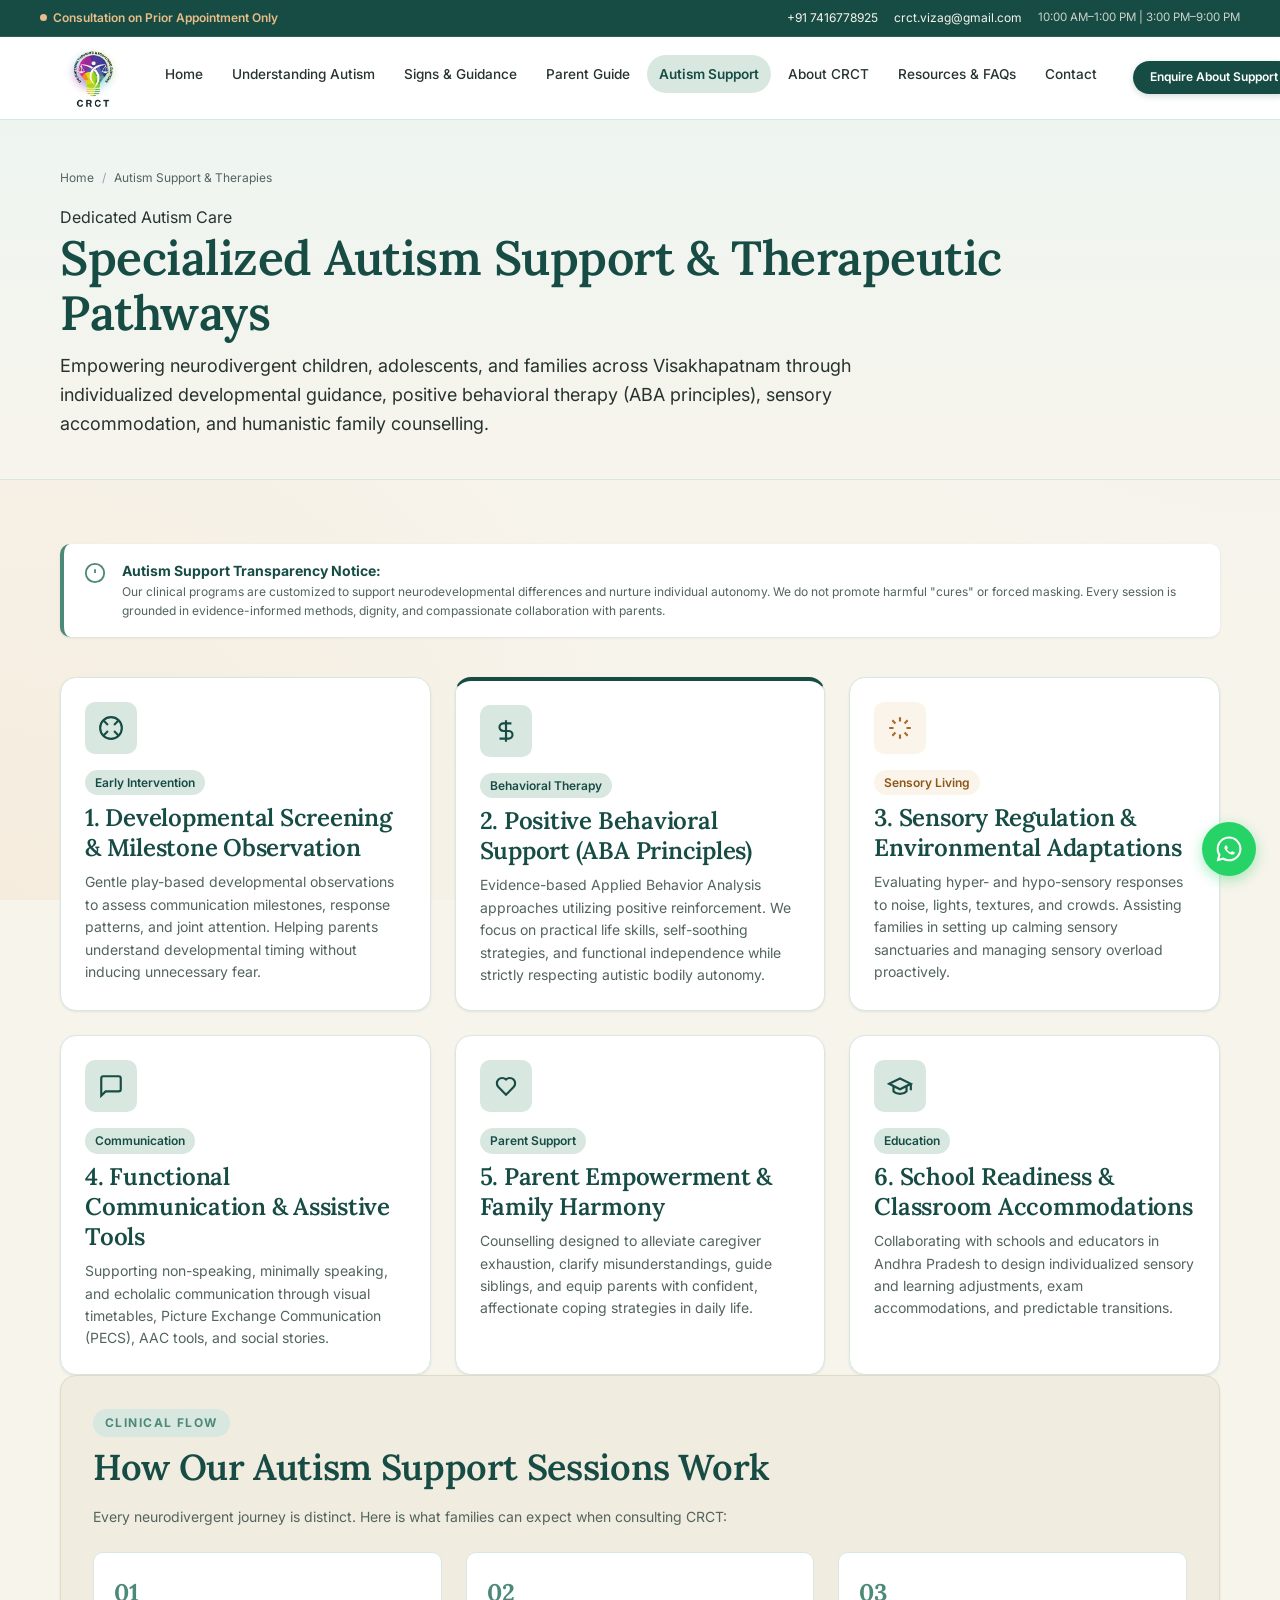
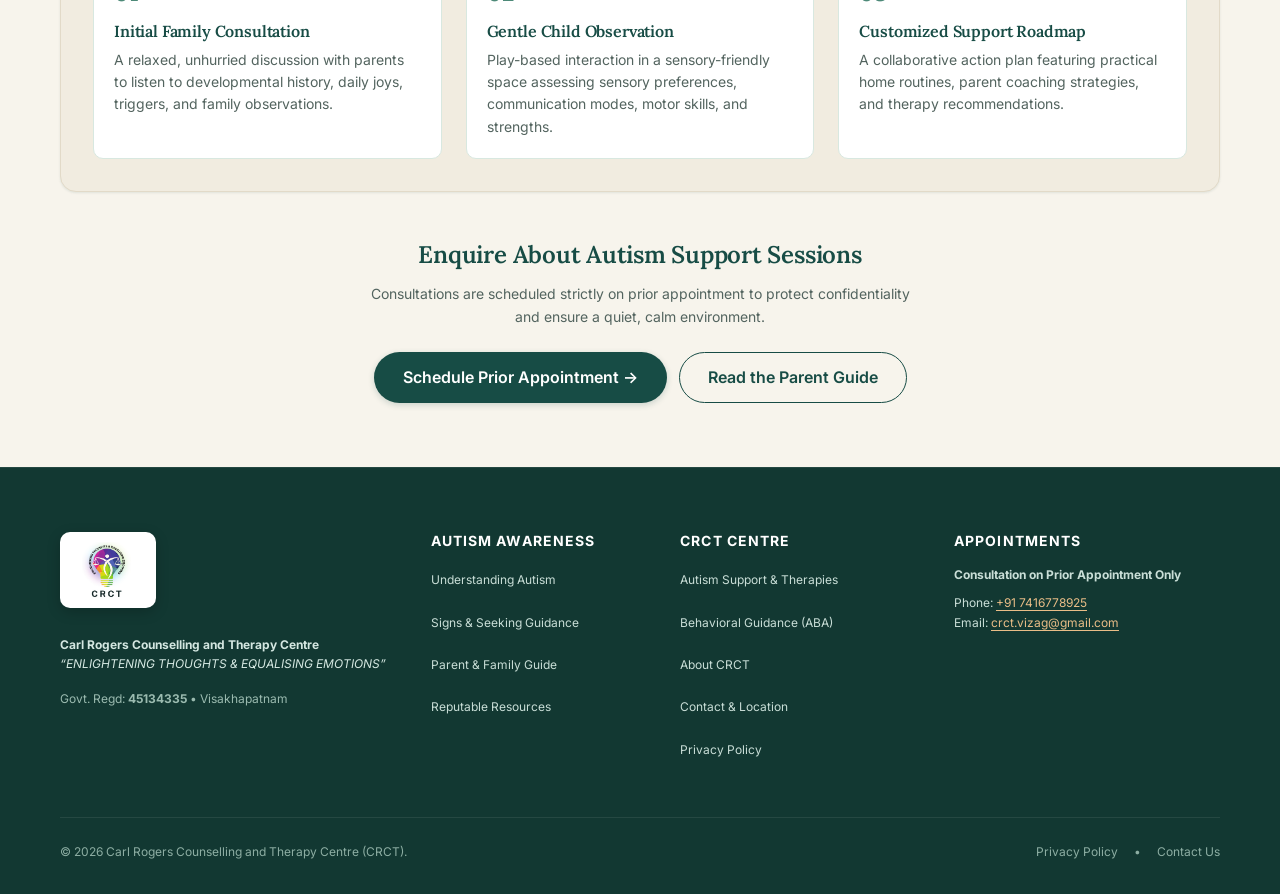
<file: services.html>
<!DOCTYPE html>
<html lang="en">
<head>
  <meta charset="UTF-8">
  <meta name="viewport" content="width=device-width, initial-scale=1.0">
  <title>Autism Support Services &amp; Therapeutic Programs | Carl Rogers Centre (CRCT)</title>
  <meta name="description" content="Dedicated autism spectrum support, developmental milestone guidance, positive behavioral therapy (ABA principles), sensory living strategies, and parent empowerment at CRCT Visakhapatnam.">
  <link rel="canonical" href="https://crctcounselling.com/services.html">
  <link rel="icon" type="image/png" href="assets/logo/crct-official-logo.png">
  <link rel="stylesheet" href="css/style.css">
</head>
<body>
  <a href="#main-content" class="skip-link">Skip to main content</a>

  <!-- Announcement Bar -->
  <div class="announcement-bar" role="region" aria-label="Operating announcement">
    <div class="announcement-bar-content">
      <div class="announcement-badge">
        <span>Consultation on Prior Appointment Only</span>
      </div>
      <div class="announcement-contact-links">
        <a href="tel:+917416778925">+91 7416778925</a>
        <a href="mailto:crct.vizag@gmail.com">crct.vizag@gmail.com</a>
        <span style="opacity: 0.8; font-size: 0.72rem;">10:00 AM–1:00 PM | 3:00 PM–9:00 PM</span>
      </div>
    </div>
  </div>

  <!-- Header -->
  <header class="site-header" role="banner">
    <div class="header-container">
      <a href="index.html" class="site-logo" aria-label="CRCT - Carl Rogers Counselling and Therapy Centre">
        <img src="assets/logo/crct-official-logo.png" alt="CRCT - Carl Rogers Counselling and Therapy Centre" class="site-logo-img">
      </a>
      <nav class="main-nav" aria-label="Primary navigation">
        <ul class="nav-list">
          <li><a href="index.html" class="nav-link">Home</a></li>
          <li><a href="understanding-autism.html" class="nav-link">Understanding Autism</a></li>
          <li><a href="signs-and-guidance.html" class="nav-link">Signs &amp; Guidance</a></li>
          <li><a href="parent-guide.html" class="nav-link">Parent Guide</a></li>
          <li><a href="services.html" class="nav-link active" aria-current="page">Autism Support</a></li>
          <li><a href="about.html" class="nav-link">About CRCT</a></li>
          <li><a href="resources.html" class="nav-link">Resources &amp; FAQs</a></li>
          <li><a href="contact.html" class="nav-link">Contact</a></li>
        </ul>
      </nav>
      <div class="header-actions">
        <a href="contact.html" class="btn btn-primary btn-sm">Enquire About Support</a>
        <button type="button" class="menu-toggle" aria-expanded="false" aria-label="Toggle navigation menu" aria-controls="mobileNavDrawer">
          <span></span><span></span><span></span>
        </button>
      </div>
    </div>
  </header>

  <!-- Mobile Drawer Backdrop & Drawer -->
  <div class="mobile-nav-backdrop" aria-hidden="true"></div>
  <aside id="mobileNavDrawer" class="mobile-nav-drawer" aria-label="Mobile navigation menu" aria-hidden="true">
    <div>
      <div style="margin-bottom: var(--space-6);">
        <img src="assets/logo/crct-official-logo.png" alt="CRCT Official Logo" style="height: 56px; width: auto; object-fit: contain;">
      </div>
      <ul class="mobile-nav-list">
        <li><a href="index.html" class="mobile-nav-link">Home</a></li>
        <li><a href="understanding-autism.html" class="mobile-nav-link">Understanding Autism</a></li>
        <li><a href="signs-and-guidance.html" class="mobile-nav-link">Signs &amp; Guidance</a></li>
        <li><a href="parent-guide.html" class="mobile-nav-link">Parent &amp; Family Guide</a></li>
        <li><a href="services.html" class="mobile-nav-link active" aria-current="page">Autism Support</a></li>
        <li><a href="about.html" class="mobile-nav-link">About CRCT</a></li>
        <li><a href="resources.html" class="mobile-nav-link">Resources &amp; FAQs</a></li>
        <li><a href="contact.html" class="mobile-nav-link">Contact &amp; Enquiry</a></li>
        <li><a href="privacy-policy.html" class="mobile-nav-link">Privacy Policy</a></li>
      </ul>
    </div>
    <div class="mobile-nav-footer">
      <a href="contact.html" class="btn btn-accent btn-block">Enquire About Support</a>
      <div class="mobile-contact-pill">
        <strong>Direct Phone:</strong>
        <a href="tel:+917416778925">+91 7416778925</a>
      </div>
    </div>
  </aside>

  <main id="main-content">
    <!-- Page Hero -->
    <section class="page-hero">
      <div class="container">
        <nav class="breadcrumb" aria-label="Breadcrumb">
          <a href="index.html">Home</a>
          <span class="separator">/</span>
          <span aria-current="page">Autism Support &amp; Therapies</span>
        </nav>
        <span class="eyebrow">Dedicated Autism Care</span>
        <h1>Specialized Autism Support &amp; Therapeutic Pathways</h1>
        <p class="lead" style="max-width: 800px;">
          Empowering neurodivergent children, adolescents, and families across Visakhapatnam through individualized developmental guidance, positive behavioral therapy (ABA principles), sensory accommodation, and humanistic family counselling.
        </p>
      </div>
    </section>

    <!-- Core Autism Support Pillars Section -->
    <section class="section">
      <div class="container">
        <!-- Medical Educational Scope Notice -->
        <div class="disclaimer-box" style="margin-top: 0; margin-bottom: var(--space-10);">
          <div class="disclaimer-icon">
            <svg viewBox="0 0 24 24" fill="none" stroke="currentColor" stroke-width="2" aria-hidden="true"><circle cx="12" cy="12" r="10"/><line x1="12" y1="8" x2="12" y2="12"/><line x1="12" y1="16" x2="12.01" y2="16"/></svg>
          </div>
          <div class="disclaimer-text">
            <strong>Autism Support Transparency Notice:</strong>
            Our clinical programs are customized to support neurodevelopmental differences and nurture individual autonomy. We do not promote harmful "cures" or forced masking. Every session is grounded in evidence-informed methods, dignity, and compassionate collaboration with parents.
          </div>
        </div>

        <!-- 6 Specialized Autism Support Cards -->
        <div class="grid grid-3" style="gap: var(--space-6); margin-bottom: var(--space-14);">
          <!-- Program 1 -->
          <article class="card">
            <div class="card-icon">
              <svg viewBox="0 0 24 24" fill="none" stroke="currentColor" stroke-width="2" aria-hidden="true"><circle cx="12" cy="12" r="10"/><path d="m4.93 4.93 4.24 4.24"/><path d="m14.83 9.17 4.24-4.24"/><path d="m14.83 14.83 4.24 4.24"/><path d="m9.17 14.83-4.24 4.24"/></svg>
            </div>
            <span class="badge" style="margin-bottom: var(--space-2); width: fit-content;">Early Intervention</span>
            <h3>1. Developmental Screening &amp; Milestone Observation</h3>
            <p>Gentle play-based developmental observations to assess communication milestones, response patterns, and joint attention. Helping parents understand developmental timing without inducing unnecessary fear.</p>
          </article>

          <!-- Program 2 -->
          <article class="card" id="behavioral" style="border-top: 4px solid var(--color-deep-teal);">
            <div class="card-icon">
              <svg viewBox="0 0 24 24" fill="none" stroke="currentColor" stroke-width="2" aria-hidden="true"><path d="M12 2v20M17 5H9.5a3.5 3.5 0 0 0 0 7h5a3.5 3.5 0 0 1 0 7H6"/></svg>
            </div>
            <span class="badge" style="margin-bottom: var(--space-2); width: fit-content;">Behavioral Therapy</span>
            <h3>2. Positive Behavioral Support (ABA Principles)</h3>
            <p>Evidence-based Applied Behavior Analysis approaches utilizing positive reinforcement. We focus on practical life skills, self-soothing strategies, and functional independence while strictly respecting autistic bodily autonomy.</p>
          </article>

          <!-- Program 3 -->
          <article class="card">
            <div class="card-icon accent">
              <svg viewBox="0 0 24 24" fill="none" stroke="currentColor" stroke-width="2" aria-hidden="true"><path d="M12 2v4M12 18v4M4.93 4.93l2.83 2.83M16.24 16.24l2.83 2.83M2 12h4M18 12h4M4.93 19.07l2.83-2.83M16.24 7.76l2.83-2.83"/></svg>
            </div>
            <span class="badge badge-amber" style="margin-bottom: var(--space-2); width: fit-content;">Sensory Living</span>
            <h3>3. Sensory Regulation &amp; Environmental Adaptations</h3>
            <p>Evaluating hyper- and hypo-sensory responses to noise, lights, textures, and crowds. Assisting families in setting up calming sensory sanctuaries and managing sensory overload proactively.</p>
          </article>

          <!-- Program 4 -->
          <article class="card">
            <div class="card-icon">
              <svg viewBox="0 0 24 24" fill="none" stroke="currentColor" stroke-width="2" aria-hidden="true"><path d="M21 15a2 2 0 0 1-2 2H7l-4 4V5a2 2 0 0 1 2-2h14a2 2 0 0 1 2 2z"/></svg>
            </div>
            <span class="badge" style="margin-bottom: var(--space-2); width: fit-content;">Communication</span>
            <h3>4. Functional Communication &amp; Assistive Tools</h3>
            <p>Supporting non-speaking, minimally speaking, and echolalic communication through visual timetables, Picture Exchange Communication (PECS), AAC tools, and social stories.</p>
          </article>

          <!-- Program 5 -->
          <article class="card">
            <div class="card-icon">
              <svg viewBox="0 0 24 24" fill="none" stroke="currentColor" stroke-width="2" aria-hidden="true"><path d="m12 20-7-7a4.95 4.95 0 0 1 7-7 4.95 4.95 0 0 1 7 7Z"/></svg>
            </div>
            <span class="badge" style="margin-bottom: var(--space-2); width: fit-content;">Parent Support</span>
            <h3>5. Parent Empowerment &amp; Family Harmony</h3>
            <p>Counselling designed to alleviate caregiver exhaustion, clarify misunderstandings, guide siblings, and equip parents with confident, affectionate coping strategies in daily life.</p>
          </article>

          <!-- Program 6 -->
          <article class="card">
            <div class="card-icon">
              <svg viewBox="0 0 24 24" fill="none" stroke="currentColor" stroke-width="2" aria-hidden="true"><path d="M22 10v6M2 10l10-5 10 5-10 5z"/><path d="M6 12v5c3 3 9 3 12 0v-5"/></svg>
            </div>
            <span class="badge" style="margin-bottom: var(--space-2); width: fit-content;">Education</span>
            <h3>6. School Readiness &amp; Classroom Accommodations</h3>
            <p>Collaborating with schools and educators in Andhra Pradesh to design individualized sensory and learning adjustments, exam accommodations, and predictable transitions.</p>
          </article>
        </div>

        <!-- Section: How Sessions Work at CRCT -->
        <div class="card" style="background: var(--color-warm-ivory-alt); border-color: var(--color-border-warm); padding: var(--space-8); margin-bottom: var(--space-12);">
          <div class="section-header text-left" style="margin-bottom: var(--space-6);">
            <span class="eyebrow">Clinical Flow</span>
            <h2>How Our Autism Support Sessions Work</h2>
            <p>Every neurodivergent journey is distinct. Here is what families can expect when consulting CRCT:</p>
          </div>

          <div class="grid grid-3" style="gap: var(--space-6);">
            <div style="background: var(--color-white); padding: var(--space-5); border-radius: var(--radius-md); border: 1px solid var(--color-border-subtle);">
              <div style="font-size: 1.5rem; font-family: var(--font-heading); color: var(--color-muted-sage); font-weight: 700; margin-bottom: var(--space-2);">01</div>
              <h3 style="font-size: var(--text-base); color: var(--color-deep-teal); margin-bottom: var(--space-2);">Initial Family Consultation</h3>
              <p style="font-size: var(--text-sm); margin: 0; color: var(--color-text-muted);">
                A relaxed, unhurried discussion with parents to listen to developmental history, daily joys, triggers, and family observations.
              </p>
            </div>

            <div style="background: var(--color-white); padding: var(--space-5); border-radius: var(--radius-md); border: 1px solid var(--color-border-subtle);">
              <div style="font-size: 1.5rem; font-family: var(--font-heading); color: var(--color-muted-sage); font-weight: 700; margin-bottom: var(--space-2);">02</div>
              <h3 style="font-size: var(--text-base); color: var(--color-deep-teal); margin-bottom: var(--space-2);">Gentle Child Observation</h3>
              <p style="font-size: var(--text-sm); margin: 0; color: var(--color-text-muted);">
                Play-based interaction in a sensory-friendly space assessing sensory preferences, communication modes, motor skills, and strengths.
              </p>
            </div>

            <div style="background: var(--color-white); padding: var(--space-5); border-radius: var(--radius-md); border: 1px solid var(--color-border-subtle);">
              <div style="font-size: 1.5rem; font-family: var(--font-heading); color: var(--color-muted-sage); font-weight: 700; margin-bottom: var(--space-2);">03</div>
              <h3 style="font-size: var(--text-base); color: var(--color-deep-teal); margin-bottom: var(--space-2);">Customized Support Roadmap</h3>
              <p style="font-size: var(--text-sm); margin: 0; color: var(--color-text-muted);">
                A collaborative action plan featuring practical home routines, parent coaching strategies, and therapy recommendations.
              </p>
            </div>
          </div>
        </div>

        <!-- Call to Action -->
        <div style="text-align: center; margin-top: var(--space-10);">
          <h3 style="margin-bottom: var(--space-3);">Enquire About Autism Support Sessions</h3>
          <p style="font-size: var(--text-sm); color: var(--color-text-muted); max-width: 560px; margin: 0 auto var(--space-6) auto;">
            Consultations are scheduled strictly on prior appointment to protect confidentiality and ensure a quiet, calm environment.
          </p>
          <div class="btn-group" style="justify-content: center;">
            <a href="contact.html" class="btn btn-primary btn-lg">Schedule Prior Appointment &rarr;</a>
            <a href="parent-guide.html" class="btn btn-secondary btn-lg">Read the Parent Guide</a>
          </div>
        </div>
      </div>
    </section>
  </main>

  <!-- Footer -->
  <footer class="site-footer" role="contentinfo">
    <div class="container">
      <div class="footer-grid">
        <div class="footer-col footer-brand">
          <div class="footer-logo-badge">
            <img src="assets/logo/crct-official-logo.png" alt="CRCT Logo" class="footer-logo-img">
          </div>
          <p style="margin-top: var(--space-2); color: #d4e7e1;">
            <strong>Carl Rogers Counselling and Therapy Centre</strong><br>
            <em>“ENLIGHTENING THOUGHTS &amp; EQUALISING EMOTIONS”</em>
          </p>
          <p style="font-size: 0.75rem; color: #9bbbb0; margin-top: var(--space-2);">
            Govt. Regd: <strong>45134335</strong> • Visakhapatnam
          </p>
        </div>
        <div class="footer-col">
          <h4>Autism Awareness</h4>
          <ul class="footer-links">
            <li><a href="understanding-autism.html">Understanding Autism</a></li>
            <li><a href="signs-and-guidance.html">Signs &amp; Seeking Guidance</a></li>
            <li><a href="parent-guide.html">Parent &amp; Family Guide</a></li>
            <li><a href="resources.html">Reputable Resources</a></li>
          </ul>
        </div>
        <div class="footer-col">
          <h4>CRCT Centre</h4>
          <ul class="footer-links">
            <li><a href="services.html">Autism Support &amp; Therapies</a></li>
            <li><a href="services.html#behavioral">Behavioral Guidance (ABA)</a></li>
            <li><a href="about.html">About CRCT</a></li>
            <li><a href="contact.html">Contact &amp; Location</a></li>
            <li><a href="privacy-policy.html">Privacy Policy</a></li>
          </ul>
        </div>
        <div class="footer-col">
          <h4>Appointments</h4>
          <p style="font-size: var(--text-xs); color: #c9ded7; margin-bottom: var(--space-2);">
            <strong>Consultation on Prior Appointment Only</strong>
          </p>
          <p style="font-size: var(--text-xs); color: #c9ded7;">
            Phone: <a href="tel:+917416778925" style="color: var(--color-warm-amber);">+91 7416778925</a><br>
            Email: <a href="mailto:crct.vizag@gmail.com" style="color: var(--color-warm-amber);">crct.vizag@gmail.com</a>
          </p>
        </div>
      </div>
      <div class="footer-bottom">
        <div>&copy; <span class="current-year">2026</span> Carl Rogers Counselling and Therapy Centre (CRCT).</div>
        <div class="footer-bottom-links">
          <a href="privacy-policy.html">Privacy Policy</a>
          <span>&bull;</span>
          <a href="contact.html">Contact Us</a>
        </div>
      </div>
    </div>
  </footer>

  <a href="https://wa.me/917416778925?text=Hello%20CRCT%20Team,%20I%20would%20like%20to%20enquire%20about%20autism%20support%20services." 
     class="whatsapp-float-btn" target="_blank" rel="noopener noreferrer" aria-label="WhatsApp CRCT Support">
    <svg viewBox="0 0 24 24" aria-hidden="true"><path d="M12.04 2c-5.46 0-9.91 4.45-9.91 9.91 0 1.75.46 3.45 1.32 4.95L2.05 22l5.25-1.38c1.45.79 3.08 1.21 4.74 1.21 5.46 0 9.91-4.45 9.91-9.91 0-2.65-1.03-5.14-2.9-7.01A9.816 9.816 0 0 0 12.04 2m.01 1.67c2.2 0 4.26.86 5.82 2.41a8.16 8.16 0 0 1 2.4 5.83c0 4.54-3.7 8.24-8.24 8.24-1.48 0-2.93-.4-4.2-1.15l-.3-.18-3.12.82.83-3.04-.2-.31a8.19 8.19 0 0 1-1.26-4.38c0-4.54 3.7-8.24 8.24-8.24m4.52 11.66c-.19.53-1.09 1.04-1.52 1.07-.4.03-.89.04-2.68-.7-1.89-.78-3.11-2.7-3.21-2.83-.09-.13-.77-1.02-.77-1.95 0-.93.48-1.39.66-1.58.18-.19.4-.24.53-.24.13 0 .26 0 .38.01.12.01.28-.05.44.33.16.38.56 1.37.61 1.47.05.1.08.22.02.35-.07.13-.1.22-.19.33-.1.11-.2.24-.29.33-.1.09-.2.19-.09.38.12.19.52.85 1.11 1.38.77.68 1.41.89 1.61.99.2.1.31.08.43-.05.12-.13.51-.59.65-.8.14-.2.27-.17.46-.1.19.07 1.22.58 1.43.68.21.1.35.15.4.24.05.09.05.52-.14 1.05z"/></svg>
    <span class="whatsapp-tooltip">Chat with CRCT Support</span>
  </a>

  <button type="button" class="back-to-top" aria-label="Back to top">
    <svg width="20" height="20" viewBox="0 0 24 24" fill="none" stroke="currentColor" stroke-width="2.5" aria-hidden="true"><polyline points="18 15 12 9 6 15"/></svg>
  </button>
  <script src="js/main.js"></script>
</body>
</html>
</file>
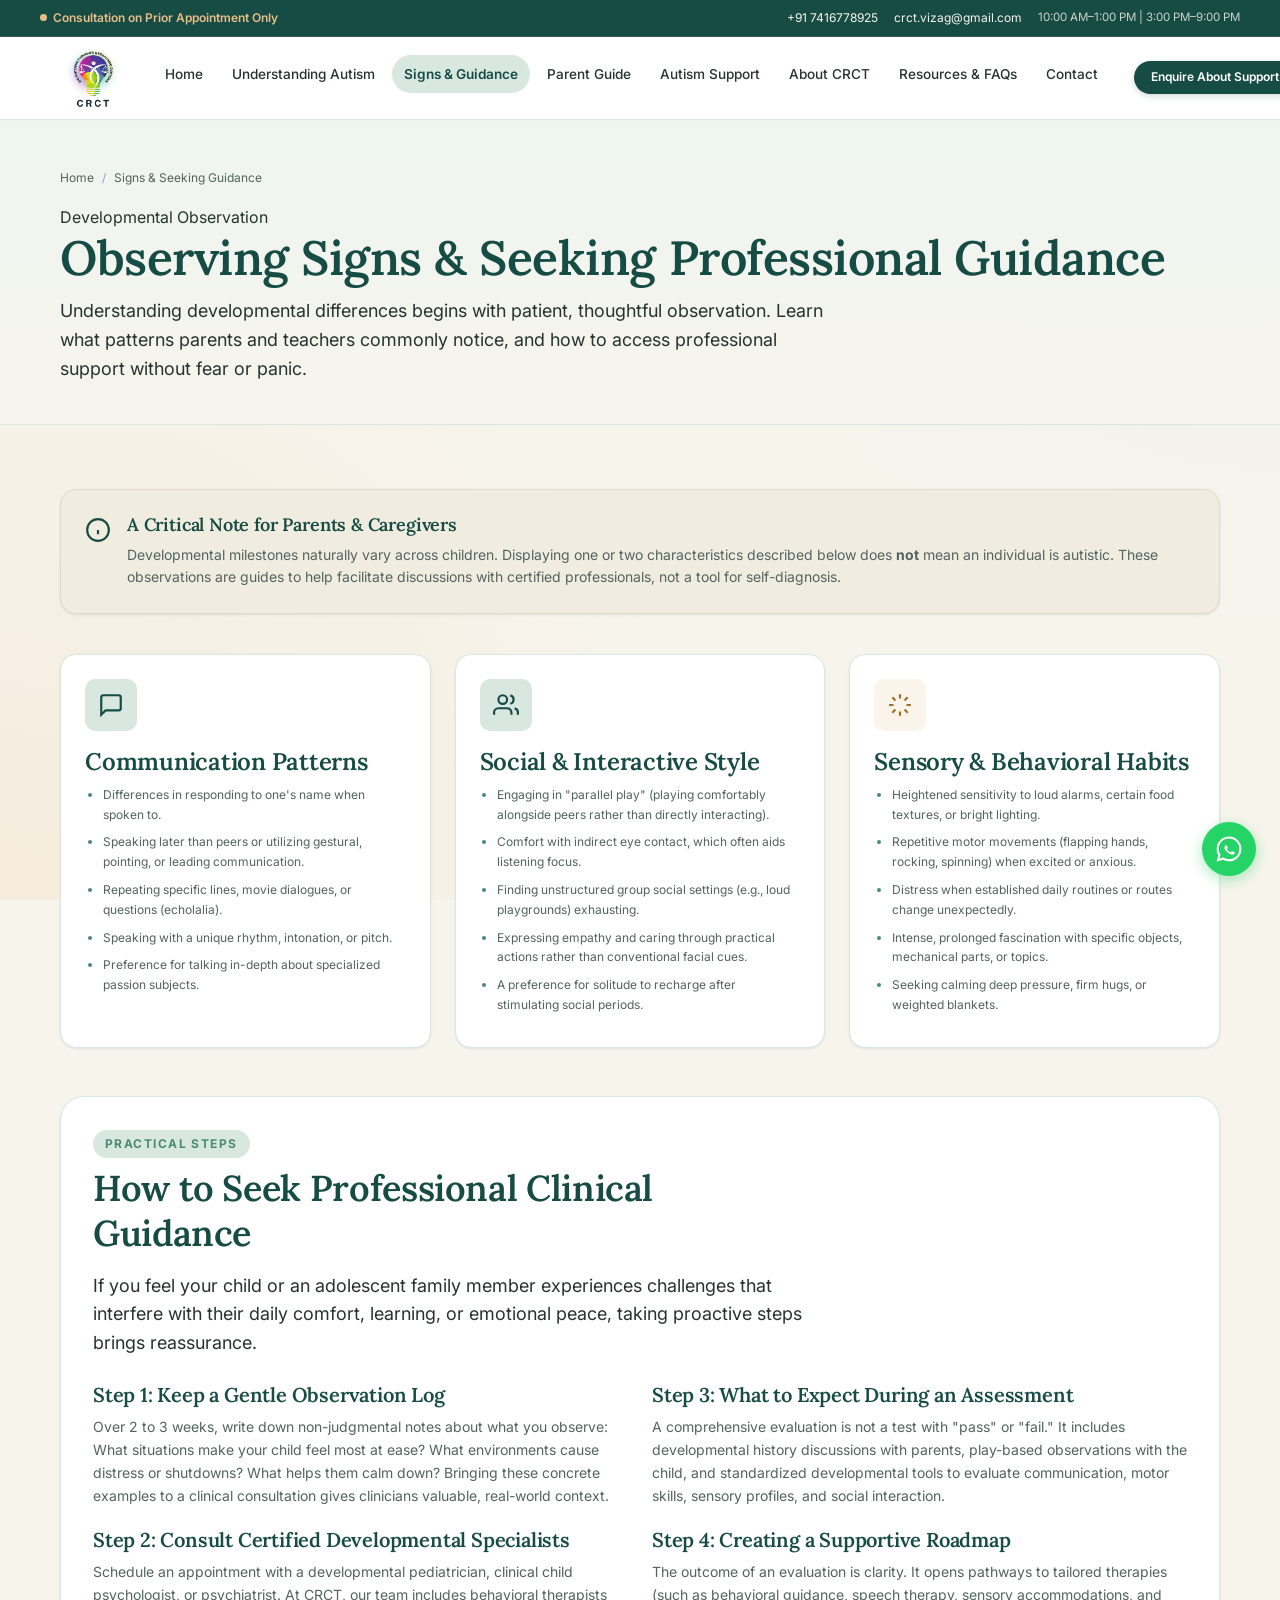
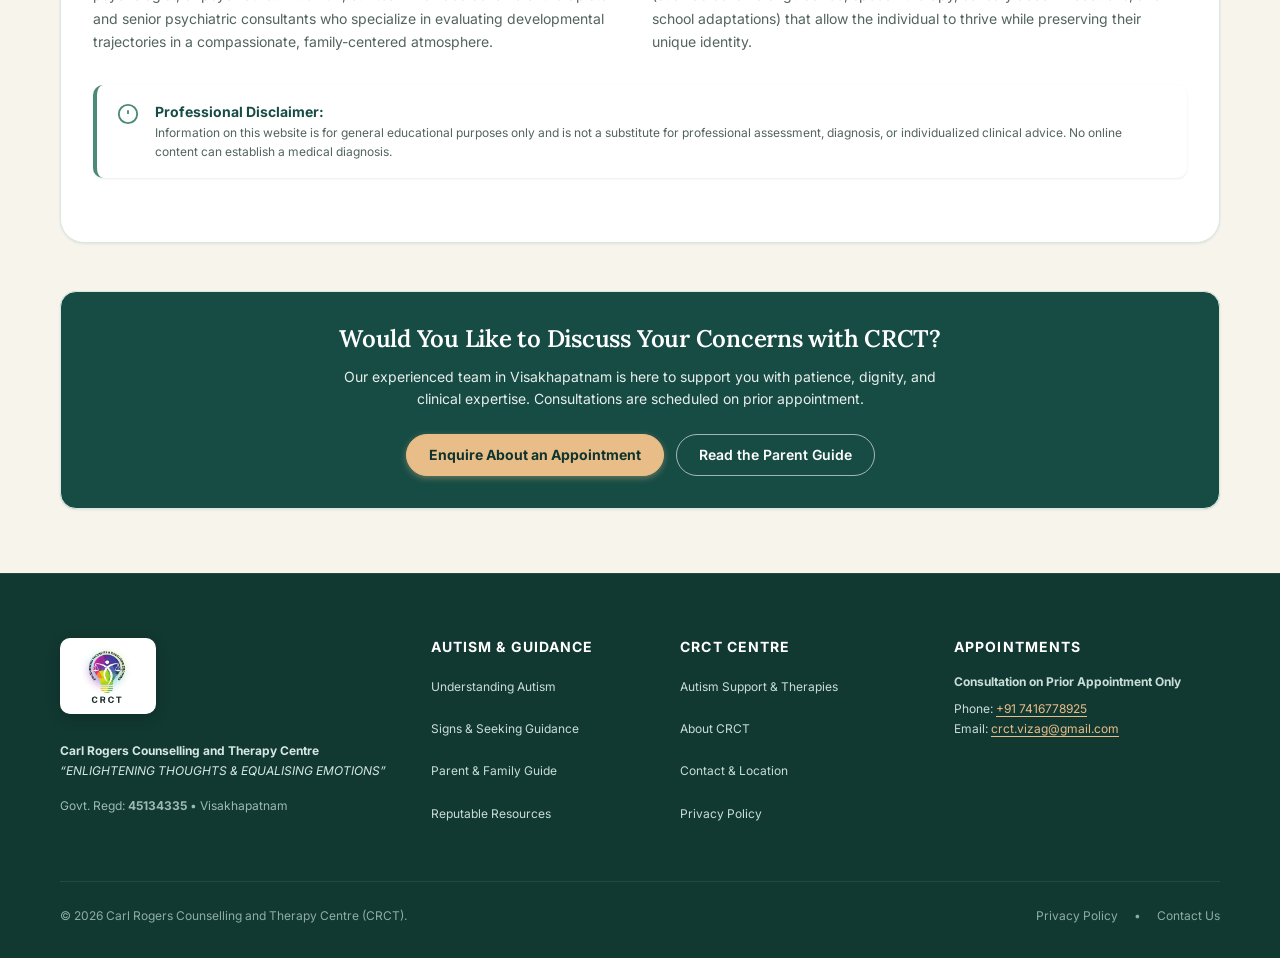
<file: signs-and-guidance.html>
<!DOCTYPE html>
<html lang="en">

<head>
  <meta charset="UTF-8">
  <meta name="viewport" content="width=device-width, initial-scale=1.0">
  <title>Signs &amp; Seeking Guidance | Carl Rogers Counselling and Therapy Centre (CRCT)</title>
  <meta name="description"
    content="Explore developmental differences in children and adolescents, understand when and how to seek professional clinical guidance, and learn about comprehensive evaluations without fear.">
  <link rel="canonical" href="https://crctcounselling.com/signs-and-guidance.html">
  <link rel="icon" type="image/png" href="assets/logo/crct-official-logo.png">
  <link rel="stylesheet" href="css/style.css">
</head>

<body>
  <a href="#main-content" class="skip-link">Skip to main content</a>

  <!-- Announcement Bar -->
  <div class="announcement-bar" role="region" aria-label="Operating announcement">
    <div class="announcement-bar-content">
      <div class="announcement-badge">
        <span>Consultation on Prior Appointment Only</span>
      </div>
      <div class="announcement-contact-links">
        <a href="tel:+917416778925">+91 7416778925</a>
        <a href="mailto:crct.vizag@gmail.com">crct.vizag@gmail.com</a>
        <span style="opacity: 0.8; font-size: 0.72rem;">10:00 AM–1:00 PM | 3:00 PM–9:00 PM</span>
      </div>
    </div>
  </div>

  <!-- Header -->
  <header class="site-header" role="banner">
    <div class="header-container">
      <a href="index.html" class="site-logo" aria-label="CRCT - Carl Rogers Counselling and Therapy Centre">
        <img src="assets/logo/crct-official-logo.png" alt="CRCT - Carl Rogers Counselling and Therapy Centre"
          class="site-logo-img">
      </a>
      <nav class="main-nav" aria-label="Primary navigation">
        <ul class="nav-list">
          <li><a href="index.html" class="nav-link">Home</a></li>
          <li><a href="understanding-autism.html" class="nav-link">Understanding Autism</a></li>
          <li><a href="signs-and-guidance.html" class="nav-link active" aria-current="page">Signs &amp; Guidance</a>
          </li>
          <li><a href="parent-guide.html" class="nav-link">Parent Guide</a></li>
          <li><a href="services.html" class="nav-link">Autism Support</a></li>
          <li><a href="about.html" class="nav-link">About CRCT</a></li>
          <li><a href="resources.html" class="nav-link">Resources &amp; FAQs</a></li>
          <li><a href="contact.html" class="nav-link">Contact</a></li>
        </ul>
      </nav>
      <div class="header-actions">
        <a href="contact.html" class="btn btn-primary btn-sm">Enquire About Support</a>
        <button type="button" class="menu-toggle" aria-expanded="false" aria-label="Toggle navigation menu"
          aria-controls="mobileNavDrawer">
          <span></span><span></span><span></span>
        </button>
      </div>
    </div>
  </header>

  <!-- Mobile Drawer Backdrop & Drawer -->
  <div class="mobile-nav-backdrop" aria-hidden="true"></div>
  <aside id="mobileNavDrawer" class="mobile-nav-drawer" aria-label="Mobile navigation menu" aria-hidden="true">
    <div>
      <div style="margin-bottom: var(--space-6);">
        <img src="assets/logo/crct-official-logo.png" alt="CRCT Official Logo"
          style="height: 56px; width: auto; object-fit: contain;">
      </div>
      <ul class="mobile-nav-list">
        <li><a href="index.html" class="mobile-nav-link">Home</a></li>
        <li><a href="understanding-autism.html" class="mobile-nav-link">Understanding Autism</a></li>
        <li><a href="signs-and-guidance.html" class="mobile-nav-link active" aria-current="page">Signs &amp;
            Guidance</a></li>
        <li><a href="parent-guide.html" class="mobile-nav-link">Parent &amp; Family Guide</a></li>
        <li><a href="services.html" class="mobile-nav-link">Autism Support</a></li>
        <li><a href="about.html" class="mobile-nav-link">About CRCT</a></li>
        <li><a href="resources.html" class="mobile-nav-link">Resources &amp; FAQs</a></li>
        <li><a href="contact.html" class="mobile-nav-link">Contact &amp; Enquiry</a></li>
        <li><a href="privacy-policy.html" class="mobile-nav-link">Privacy Policy</a></li>
      </ul>
    </div>
    <div class="mobile-nav-footer">
      <a href="contact.html" class="btn btn-accent btn-block">Enquire About Support</a>
      <div class="mobile-contact-pill">
        <strong>Direct Phone:</strong>
        <a href="tel:+917416778925">+91 7416778925</a>
      </div>
    </div>
  </aside>

  <main id="main-content">
    <!-- Page Hero -->
    <section class="page-hero">
      <div class="container">
        <nav class="breadcrumb" aria-label="Breadcrumb">
          <a href="index.html">Home</a>
          <span class="separator">/</span>
          <span aria-current="page">Signs &amp; Seeking Guidance</span>
        </nav>
        <span class="eyebrow">Developmental Observation</span>
        <h1>Observing Signs &amp; Seeking Professional Guidance</h1>
        <p class="lead" style="max-width: 780px;">
          Understanding developmental differences begins with patient, thoughtful observation. Learn what patterns
          parents and teachers commonly notice, and how to access professional support without fear or panic.
        </p>
      </div>
    </section>

    <!-- Content Section -->
    <section class="section">
      <div class="container">
        <!-- Important Clarification Banner -->
        <div class="card"
          style="background-color: var(--color-warm-ivory-alt); border-color: var(--color-border-warm); margin-bottom: var(--space-10);">
          <div style="display: flex; gap: var(--space-4); align-items: flex-start;">
            <div style="color: var(--color-deep-teal); flex-shrink: 0; margin-top: 3px;">
              <svg width="26" height="26" viewBox="0 0 24 24" fill="none" stroke="currentColor" stroke-width="2"
                aria-hidden="true">
                <circle cx="12" cy="12" r="10" />
                <path d="M12 16v-4M12 8h.01" />
              </svg>
            </div>
            <div>
              <h3 style="font-size: var(--text-lg); color: var(--color-deep-teal); margin-bottom: var(--space-2);">A
                Critical Note for Parents &amp; Caregivers</h3>
              <p style="font-size: var(--text-sm); line-height: 1.6; margin: 0;">
                Developmental milestones naturally vary across children. Displaying one or two characteristics described
                below does <strong>not</strong> mean an individual is autistic. These observations are guides to help
                facilitate discussions with certified professionals, not a tool for self-diagnosis.
              </p>
            </div>
          </div>
        </div>

        <!-- 3 Observation Categories -->
        <div class="grid grid-3" style="margin-bottom: var(--space-12);">
          <!-- Category 1 -->
          <article class="card">
            <div class="card-icon">
              <svg viewBox="0 0 24 24" fill="none" stroke="currentColor" stroke-width="2" aria-hidden="true">
                <path d="M21 15a2 2 0 0 1-2 2H7l-4 4V5a2 2 0 0 1 2-2h14a2 2 0 0 1 2 2z" />
              </svg>
            </div>
            <h3>Communication Patterns</h3>
            <ul style="padding-left: 1.1rem; font-size: var(--text-xs); margin-bottom: 0;">
              <li style="margin-bottom: 8px;">Differences in responding to one's name when spoken to.</li>
              <li style="margin-bottom: 8px;">Speaking later than peers or utilizing gestural, pointing, or leading
                communication.</li>
              <li style="margin-bottom: 8px;">Repeating specific lines, movie dialogues, or questions (echolalia).</li>
              <li style="margin-bottom: 8px;">Speaking with a unique rhythm, intonation, or pitch.</li>
              <li>Preference for talking in-depth about specialized passion subjects.</li>
            </ul>
          </article>

          <!-- Category 2 -->
          <article class="card">
            <div class="card-icon">
              <svg viewBox="0 0 24 24" fill="none" stroke="currentColor" stroke-width="2" aria-hidden="true">
                <path d="M17 21v-2a4 4 0 0 0-4-4H5a4 4 0 0 0-4 4v2" />
                <circle cx="9" cy="7" r="4" />
                <path d="M23 21v-2a4 4 0 0 0-3-3.87" />
                <path d="M16 3.13a4 4 0 0 1 0 7.75" />
              </svg>
            </div>
            <h3>Social &amp; Interactive Style</h3>
            <ul style="padding-left: 1.1rem; font-size: var(--text-xs); margin-bottom: 0;">
              <li style="margin-bottom: 8px;">Engaging in "parallel play" (playing comfortably alongside peers rather
                than directly interacting).</li>
              <li style="margin-bottom: 8px;">Comfort with indirect eye contact, which often aids listening focus.</li>
              <li style="margin-bottom: 8px;">Finding unstructured group social settings (e.g., loud playgrounds)
                exhausting.</li>
              <li style="margin-bottom: 8px;">Expressing empathy and caring through practical actions rather than
                conventional facial cues.</li>
              <li>A preference for solitude to recharge after stimulating social periods.</li>
            </ul>
          </article>

          <!-- Category 3 -->
          <article class="card">
            <div class="card-icon accent">
              <svg viewBox="0 0 24 24" fill="none" stroke="currentColor" stroke-width="2" aria-hidden="true">
                <path
                  d="M12 2v4M12 18v4M4.93 4.93l2.83 2.83M16.24 16.24l2.83 2.83M2 12h4M18 12h4M4.93 19.07l2.83-2.83M16.24 7.76l2.83-2.83" />
              </svg>
            </div>
            <h3>Sensory &amp; Behavioral Habits</h3>
            <ul style="padding-left: 1.1rem; font-size: var(--text-xs); margin-bottom: 0;">
              <li style="margin-bottom: 8px;">Heightened sensitivity to loud alarms, certain food textures, or bright
                lighting.</li>
              <li style="margin-bottom: 8px;">Repetitive motor movements (flapping hands, rocking, spinning) when
                excited or anxious.</li>
              <li style="margin-bottom: 8px;">Distress when established daily routines or routes change unexpectedly.
              </li>
              <li style="margin-bottom: 8px;">Intense, prolonged fascination with specific objects, mechanical parts, or
                topics.</li>
              <li>Seeking calming deep pressure, firm hugs, or weighted blankets.</li>
            </ul>
          </article>
        </div>

        <!-- Section: When & How to Seek Professional Guidance -->
        <div class="awareness-strip" style="margin-bottom: var(--space-12);">
          <div class="section-header text-left" style="margin-bottom: var(--space-6);">
            <span class="eyebrow">Practical Steps</span>
            <h2>How to Seek Professional Clinical Guidance</h2>
            <p class="lead">If you feel your child or an adolescent family member experiences challenges that interfere
              with their daily comfort, learning, or emotional peace, taking proactive steps brings reassurance.</p>
          </div>

          <div class="grid grid-2" style="gap: var(--space-6);">
            <div>
              <h4 style="color: var(--color-deep-teal);">Step 1: Keep a Gentle Observation Log</h4>
              <p style="font-size: var(--text-sm);">
                Over 2 to 3 weeks, write down non-judgmental notes about what you observe: What situations make your
                child feel most at ease? What environments cause distress or shutdowns? What helps them calm down?
                Bringing these concrete examples to a clinical consultation gives clinicians valuable, real-world
                context.
              </p>

              <h4 style="color: var(--color-deep-teal); margin-top: var(--space-5);">Step 2: Consult Certified
                Developmental Specialists</h4>
              <p style="font-size: var(--text-sm);">
                Schedule an appointment with a developmental pediatrician, clinical child psychologist, or psychiatrist.
                At CRCT, our team includes behavioral therapists and senior psychiatric consultants who specialize in
                evaluating developmental trajectories in a compassionate, family-centered atmosphere.
              </p>
            </div>

            <div>
              <h4 style="color: var(--color-deep-teal);">Step 3: What to Expect During an Assessment</h4>
              <p style="font-size: var(--text-sm);">
                A comprehensive evaluation is not a test with "pass" or "fail." It includes developmental history
                discussions with parents, play-based observations with the child, and standardized developmental tools
                to evaluate communication, motor skills, sensory profiles, and social interaction.
              </p>

              <h4 style="color: var(--color-deep-teal); margin-top: var(--space-5);">Step 4: Creating a Supportive
                Roadmap</h4>
              <p style="font-size: var(--text-sm);">
                The outcome of an evaluation is clarity. It opens pathways to tailored therapies (such as behavioral
                guidance, speech therapy, sensory accommodations, and school adaptations) that allow the individual to
                thrive while preserving their unique identity.
              </p>
            </div>
          </div>

          <!-- Medical Disclaimer -->
          <div class="disclaimer-box" style="margin-top: var(--space-8);">
            <div class="disclaimer-icon">
              <svg viewBox="0 0 24 24" fill="none" stroke="currentColor" stroke-width="2" aria-hidden="true">
                <circle cx="12" cy="12" r="10" />
                <line x1="12" y1="8" x2="12" y2="12" />
                <line x1="12" y1="16" x2="12.01" y2="16" />
              </svg>
            </div>
            <div class="disclaimer-text">
              <strong>Professional Disclaimer:</strong>
              Information on this website is for general educational purposes only and is not a substitute for
              professional assessment, diagnosis, or individualized clinical advice. No online content can establish a
              medical diagnosis.
            </div>
          </div>
        </div>

        <!-- Call to Action Card -->
        <div class="card"
          style="text-align: center; background: var(--color-deep-teal); color: var(--color-white); padding: var(--space-8);">
          <h3 style="color: var(--color-white); margin-bottom: var(--space-3);">Would You Like to Discuss Your Concerns
            with CRCT?</h3>
          <p
            style="color: rgba(255, 255, 255, 0.9); max-width: 600px; margin: 0 auto var(--space-6) auto; font-size: var(--text-sm);">
            Our experienced team in Visakhapatnam is here to support you with patience, dignity, and clinical expertise.
            Consultations are scheduled on prior appointment.
          </p>
          <div class="btn-group" style="justify-content: center;">
            <a href="contact.html" class="btn btn-accent">Enquire About an Appointment</a>
            <a href="parent-guide.html" class="btn btn-outline-white">Read the Parent Guide</a>
          </div>
        </div>
      </div>
    </section>
  </main>

  <!-- Footer -->
  <footer class="site-footer" role="contentinfo">
    <div class="container">
      <div class="footer-grid">
        <div class="footer-col footer-brand">
          <div class="footer-logo-badge">
            <img src="assets/logo/crct-official-logo.png" alt="CRCT Logo" class="footer-logo-img">
          </div>
          <p style="margin-top: var(--space-2); color: #d4e7e1;">
            <strong>Carl Rogers Counselling and Therapy Centre</strong><br>
            <em>“ENLIGHTENING THOUGHTS &amp; EQUALISING EMOTIONS”</em>
          </p>
          <p style="font-size: 0.75rem; color: #9bbbb0; margin-top: var(--space-2);">
            Govt. Regd: <strong>45134335</strong> • Visakhapatnam
          </p>
        </div>
        <div class="footer-col">
          <h4>Autism &amp; Guidance</h4>
          <ul class="footer-links">
            <li><a href="understanding-autism.html">Understanding Autism</a></li>
            <li><a href="signs-and-guidance.html">Signs &amp; Seeking Guidance</a></li>
            <li><a href="parent-guide.html">Parent &amp; Family Guide</a></li>
            <li><a href="resources.html">Reputable Resources</a></li>
          </ul>
        </div>
        <div class="footer-col">
          <h4>CRCT Centre</h4>
          <ul class="footer-links">
            <li><a href="services.html">Autism Support &amp; Therapies</a></li>
            <li><a href="about.html">About CRCT</a></li>
            <li><a href="contact.html">Contact &amp; Location</a></li>
            <li><a href="privacy-policy.html">Privacy Policy</a></li>
          </ul>
        </div>
        <div class="footer-col">
          <h4>Appointments</h4>
          <p style="font-size: var(--text-xs); color: #c9ded7; margin-bottom: var(--space-2);">
            <strong>Consultation on Prior Appointment Only</strong>
          </p>
          <p style="font-size: var(--text-xs); color: #c9ded7;">
            Phone: <a href="tel:+917416778925" style="color: var(--color-warm-amber);">+91 7416778925</a><br>
            Email: <a href="mailto:crct.vizag@gmail.com"
              style="color: var(--color-warm-amber);">crct.vizag@gmail.com</a>
          </p>
        </div>
      </div>
      <div class="footer-bottom">
        <div>&copy; <span class="current-year">2026</span> Carl Rogers Counselling and Therapy Centre (CRCT).</div>
        <div class="footer-bottom-links">
          <a href="privacy-policy.html">Privacy Policy</a>
          <span>&bull;</span>
          <a href="contact.html">Contact Us</a>
        </div>
      </div>
    </div>
  </footer>

  <a href="https://wa.me/917416778925?text=Hello%20CRCT%20Team,%20I%20would%20like%20to%20enquire%20about%20developmental%20guidance."
    class="whatsapp-float-btn" target="_blank" rel="noopener noreferrer" aria-label="WhatsApp CRCT Support">
    <svg viewBox="0 0 24 24" aria-hidden="true">
      <path
        d="M12.04 2c-5.46 0-9.91 4.45-9.91 9.91 0 1.75.46 3.45 1.32 4.95L2.05 22l5.25-1.38c1.45.79 3.08 1.21 4.74 1.21 5.46 0 9.91-4.45 9.91-9.91 0-2.65-1.03-5.14-2.9-7.01A9.816 9.816 0 0 0 12.04 2m.01 1.67c2.2 0 4.26.86 5.82 2.41a8.16 8.16 0 0 1 2.4 5.83c0 4.54-3.7 8.24-8.24 8.24-1.48 0-2.93-.4-4.2-1.15l-.3-.18-3.12.82.83-3.04-.2-.31a8.19 8.19 0 0 1-1.26-4.38c0-4.54 3.7-8.24 8.24-8.24m4.52 11.66c-.19.53-1.09 1.04-1.52 1.07-.4.03-.89.04-2.68-.7-1.89-.78-3.11-2.7-3.21-2.83-.09-.13-.77-1.02-.77-1.95 0-.93.48-1.39.66-1.58.18-.19.4-.24.53-.24.13 0 .26 0 .38.01.12.01.28-.05.44.33.16.38.56 1.37.61 1.47.05.1.08.22.02.35-.07.13-.1.22-.19.33-.1.11-.2.24-.29.33-.1.09-.2.19-.09.38.12.19.52.85 1.11 1.38.77.68 1.41.89 1.61.99.2.1.31.08.43-.05.12-.13.51-.59.65-.8.14-.2.27-.17.46-.1.19.07 1.22.58 1.43.68.21.1.35.15.4.24.05.09.05.52-.14 1.05z" />
    </svg>
    <span class="whatsapp-tooltip">Chat with CRCT Support</span>
  </a>

  <button type="button" class="back-to-top" aria-label="Back to top">
    <svg width="20" height="20" viewBox="0 0 24 24" fill="none" stroke="currentColor" stroke-width="2.5"
      aria-hidden="true">
      <polyline points="18 15 12 9 6 15" />
    </svg>
  </button>
  <script src="js/main.js"></script>
</body>

</html>
</file>
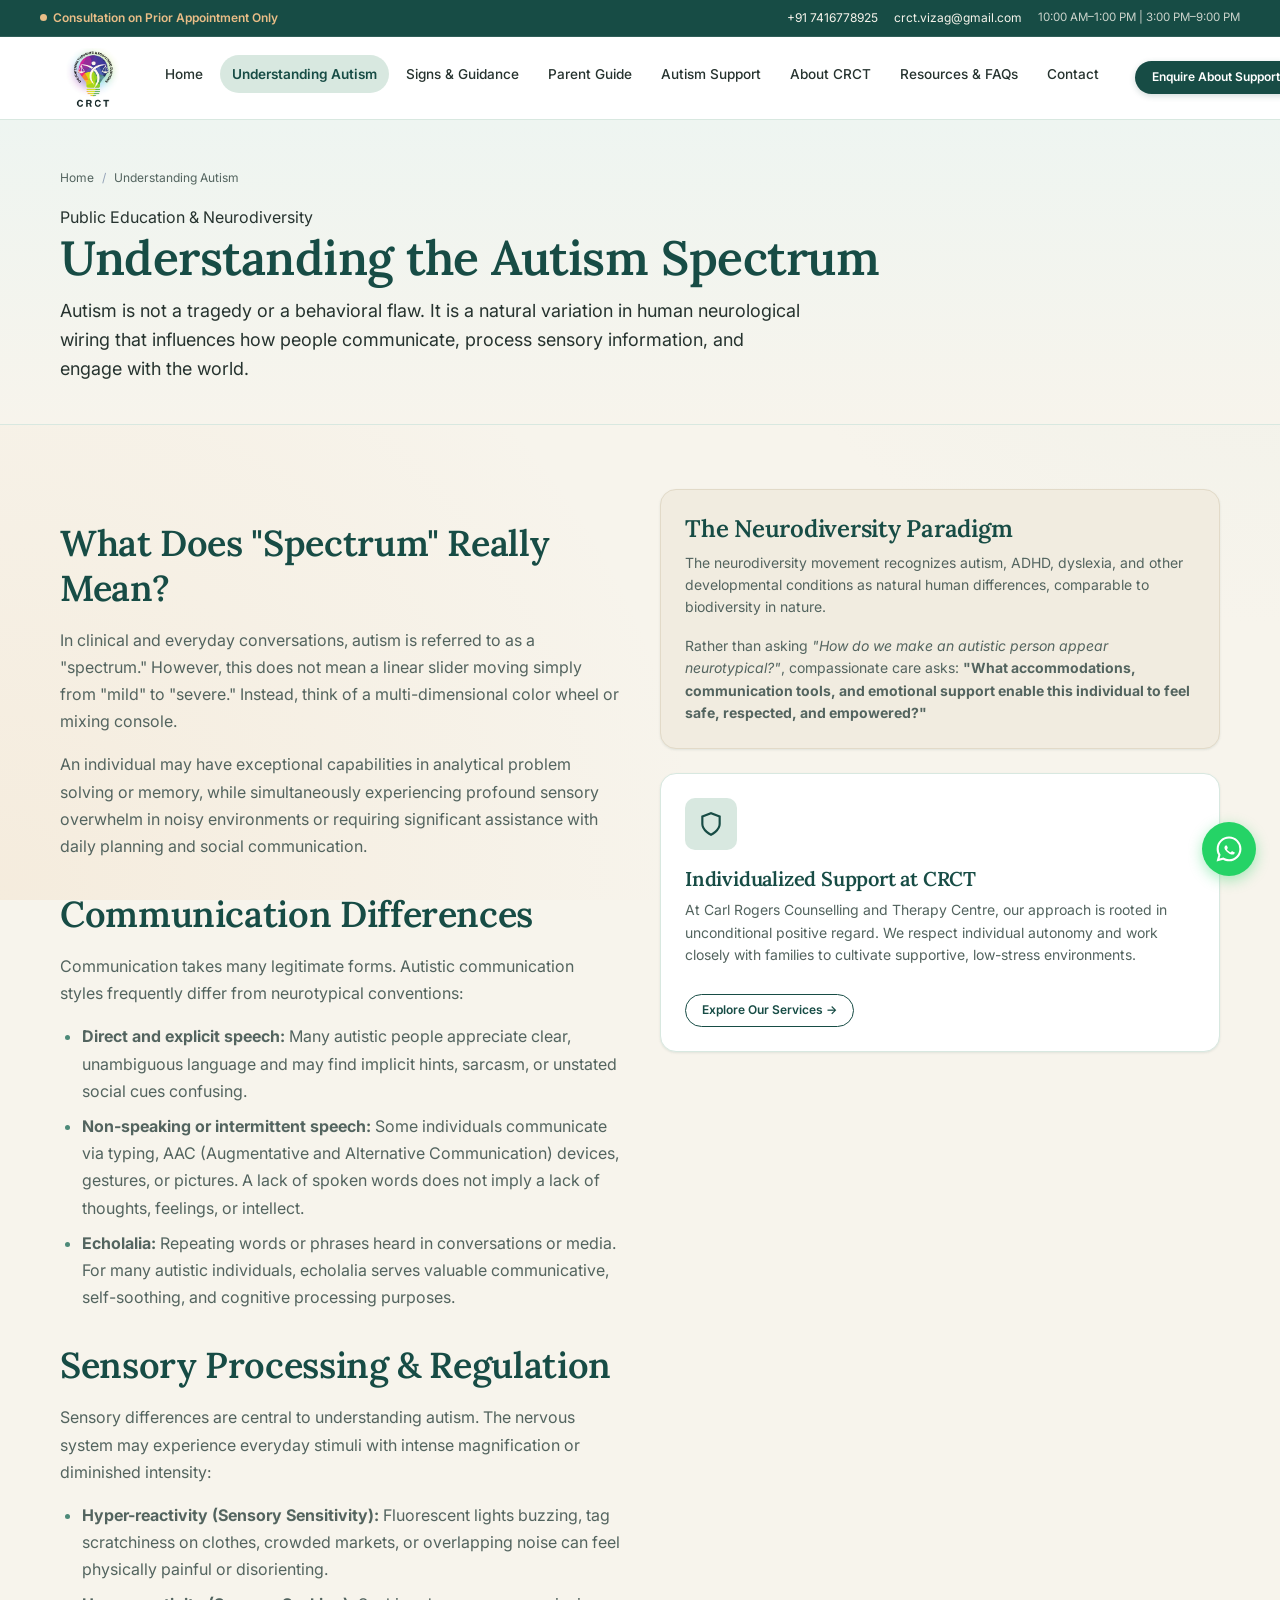
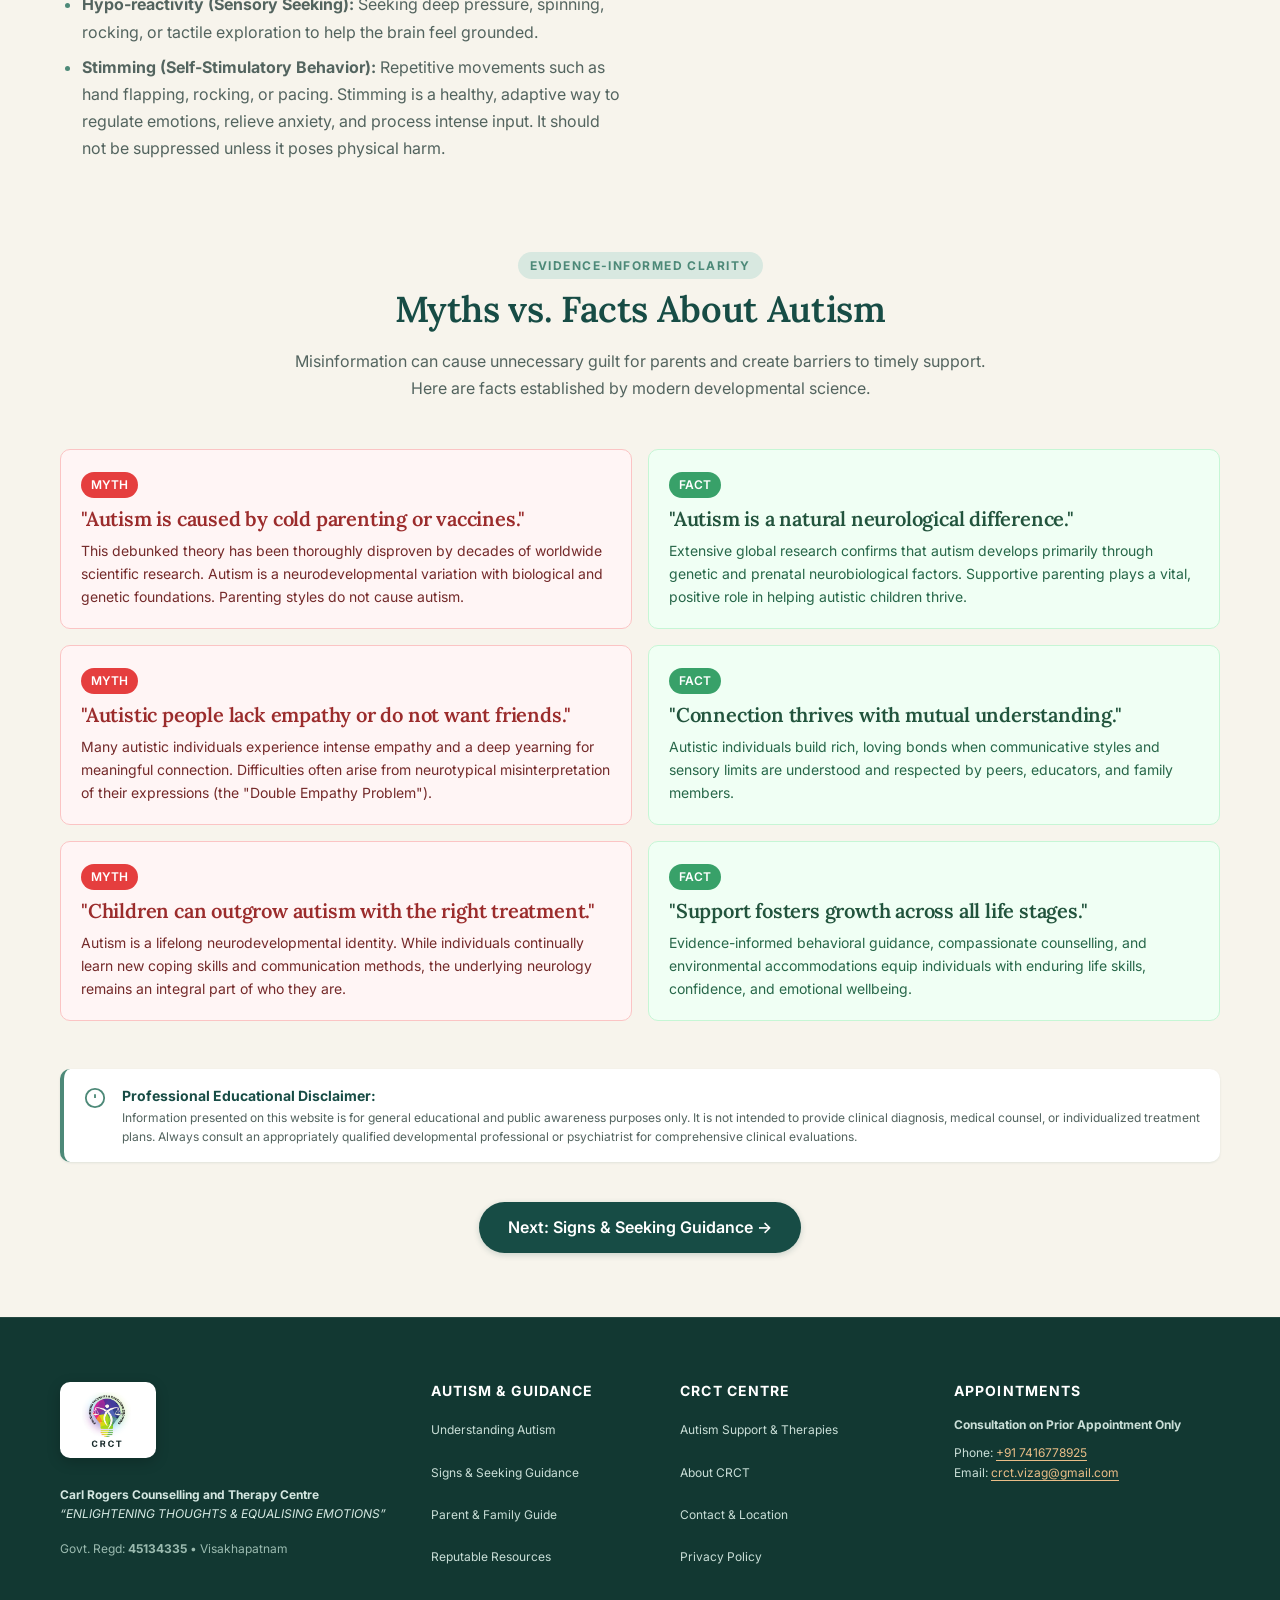
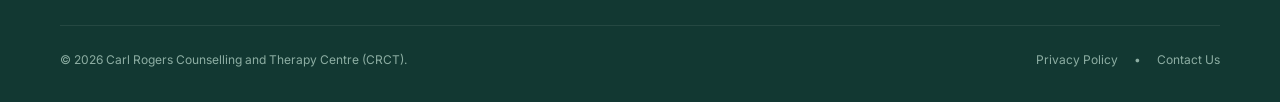
<file: understanding-autism.html>
<!DOCTYPE html>
<html lang="en">
<head>
  <meta charset="UTF-8">
  <meta name="viewport" content="width=device-width, initial-scale=1.0">
  <title>Understanding Autism | Carl Rogers Counselling and Therapy Centre (CRCT)</title>
  <meta name="description" content="A comprehensive, compassionate, and evidence-informed guide to understanding the autism spectrum, sensory experiences, communication diversity, and debunking common myths.">
  <link rel="canonical" href="https://crctcounselling.com/understanding-autism.html">
  <link rel="icon" type="image/png" href="assets/logo/crct-official-logo.png">
  <link rel="stylesheet" href="css/style.css">
</head>
<body>
  <a href="#main-content" class="skip-link">Skip to main content</a>

  <!-- Announcement Bar -->
  <div class="announcement-bar" role="region" aria-label="Operating announcement">
    <div class="announcement-bar-content">
      <div class="announcement-badge">
        <span>Consultation on Prior Appointment Only</span>
      </div>
      <div class="announcement-contact-links">
        <a href="tel:+917416778925">+91 7416778925</a>
        <a href="mailto:crct.vizag@gmail.com">crct.vizag@gmail.com</a>
        <span style="opacity: 0.8; font-size: 0.72rem;">10:00 AM–1:00 PM | 3:00 PM–9:00 PM</span>
      </div>
    </div>
  </div>

  <!-- Header -->
  <header class="site-header" role="banner">
    <div class="header-container">
      <a href="index.html" class="site-logo" aria-label="CRCT - Carl Rogers Counselling and Therapy Centre">
        <img src="assets/logo/crct-official-logo.png" alt="CRCT - Carl Rogers Counselling and Therapy Centre" class="site-logo-img">
      </a>
      <nav class="main-nav" aria-label="Primary navigation">
        <ul class="nav-list">
          <li><a href="index.html" class="nav-link">Home</a></li>
          <li><a href="understanding-autism.html" class="nav-link active" aria-current="page">Understanding Autism</a></li>
          <li><a href="signs-and-guidance.html" class="nav-link">Signs &amp; Guidance</a></li>
          <li><a href="parent-guide.html" class="nav-link">Parent Guide</a></li>
          <li><a href="services.html" class="nav-link">Autism Support</a></li>
          <li><a href="about.html" class="nav-link">About CRCT</a></li>
          <li><a href="resources.html" class="nav-link">Resources &amp; FAQs</a></li>
          <li><a href="contact.html" class="nav-link">Contact</a></li>
        </ul>
      </nav>
      <div class="header-actions">
        <a href="contact.html" class="btn btn-primary btn-sm">Enquire About Support</a>
        <button type="button" class="menu-toggle" aria-expanded="false" aria-label="Toggle navigation menu" aria-controls="mobileNavDrawer">
          <span></span><span></span><span></span>
        </button>
      </div>
    </div>
  </header>

  <!-- Mobile Drawer Backdrop & Drawer -->
  <div class="mobile-nav-backdrop" aria-hidden="true"></div>
  <aside id="mobileNavDrawer" class="mobile-nav-drawer" aria-label="Mobile navigation menu" aria-hidden="true">
    <div>
      <div style="margin-bottom: var(--space-6);">
        <img src="assets/logo/crct-official-logo.png" alt="CRCT Official Logo" style="height: 56px; width: auto; object-fit: contain;">
      </div>
      <ul class="mobile-nav-list">
        <li><a href="index.html" class="mobile-nav-link">Home</a></li>
        <li><a href="understanding-autism.html" class="mobile-nav-link active" aria-current="page">Understanding Autism</a></li>
        <li><a href="signs-and-guidance.html" class="mobile-nav-link">Signs &amp; Guidance</a></li>
        <li><a href="parent-guide.html" class="mobile-nav-link">Parent &amp; Family Guide</a></li>
        <li><a href="services.html" class="mobile-nav-link">Autism Support</a></li>
        <li><a href="about.html" class="mobile-nav-link">About CRCT</a></li>
        <li><a href="resources.html" class="mobile-nav-link">Resources &amp; FAQs</a></li>
        <li><a href="contact.html" class="mobile-nav-link">Contact &amp; Enquiry</a></li>
        <li><a href="privacy-policy.html" class="mobile-nav-link">Privacy Policy</a></li>
      </ul>
    </div>
    <div class="mobile-nav-footer">
      <a href="contact.html" class="btn btn-accent btn-block">Enquire About Support</a>
      <div class="mobile-contact-pill">
        <strong>Direct Phone:</strong>
        <a href="tel:+917416778925">+91 7416778925</a>
      </div>
    </div>
  </aside>

  <main id="main-content">
    <!-- Page Hero -->
    <section class="page-hero">
      <div class="container">
        <nav class="breadcrumb" aria-label="Breadcrumb">
          <a href="index.html">Home</a>
          <span class="separator">/</span>
          <span aria-current="page">Understanding Autism</span>
        </nav>
        <span class="eyebrow">Public Education &amp; Neurodiversity</span>
        <h1>Understanding the Autism Spectrum</h1>
        <p class="lead" style="max-width: 750px;">
          Autism is not a tragedy or a behavioral flaw. It is a natural variation in human neurological wiring that influences how people communicate, process sensory information, and engage with the world.
        </p>
      </div>
    </section>

    <!-- Core Editorial Section -->
    <section class="section">
      <div class="container">
        <div class="grid grid-2" style="align-items: flex-start; gap: var(--space-10);">
          <div class="prose">
            <h2>What Does "Spectrum" Really Mean?</h2>
            <p>
              In clinical and everyday conversations, autism is referred to as a "spectrum." However, this does not mean a linear slider moving simply from "mild" to "severe." Instead, think of a multi-dimensional color wheel or mixing console.
            </p>
            <p>
              An individual may have exceptional capabilities in analytical problem solving or memory, while simultaneously experiencing profound sensory overwhelm in noisy environments or requiring significant assistance with daily planning and social communication.
            </p>

            <h2>Communication Differences</h2>
            <p>
              Communication takes many legitimate forms. Autistic communication styles frequently differ from neurotypical conventions:
            </p>
            <ul>
              <li><strong>Direct and explicit speech:</strong> Many autistic people appreciate clear, unambiguous language and may find implicit hints, sarcasm, or unstated social cues confusing.</li>
              <li><strong>Non-speaking or intermittent speech:</strong> Some individuals communicate via typing, AAC (Augmentative and Alternative Communication) devices, gestures, or pictures. A lack of spoken words does not imply a lack of thoughts, feelings, or intellect.</li>
              <li><strong>Echolalia:</strong> Repeating words or phrases heard in conversations or media. For many autistic individuals, echolalia serves valuable communicative, self-soothing, and cognitive processing purposes.</li>
            </ul>

            <h2>Sensory Processing &amp; Regulation</h2>
            <p>
              Sensory differences are central to understanding autism. The nervous system may experience everyday stimuli with intense magnification or diminished intensity:
            </p>
            <ul>
              <li><strong>Hyper-reactivity (Sensory Sensitivity):</strong> Fluorescent lights buzzing, tag scratchiness on clothes, crowded markets, or overlapping noise can feel physically painful or disorienting.</li>
              <li><strong>Hypo-reactivity (Sensory Seeking):</strong> Seeking deep pressure, spinning, rocking, or tactile exploration to help the brain feel grounded.</li>
              <li><strong>Stimming (Self-Stimulatory Behavior):</strong> Repetitive movements such as hand flapping, rocking, or pacing. Stimming is a healthy, adaptive way to regulate emotions, relieve anxiety, and process intense input. It should not be suppressed unless it poses physical harm.</li>
            </ul>
          </div>

          <div>
            <div class="card" style="background: var(--color-warm-ivory-alt); border-color: var(--color-border-warm); margin-bottom: var(--space-6);">
              <h3 style="color: var(--color-deep-teal);">The Neurodiversity Paradigm</h3>
              <p>
                The neurodiversity movement recognizes autism, ADHD, dyslexia, and other developmental conditions as natural human differences, comparable to biodiversity in nature.
              </p>
              <p>
                Rather than asking <em>"How do we make an autistic person appear neurotypical?"</em>, compassionate care asks: <strong>"What accommodations, communication tools, and emotional support enable this individual to feel safe, respected, and empowered?"</strong>
              </p>
            </div>

            <div class="card">
              <div class="card-icon">
                <svg viewBox="0 0 24 24" fill="none" stroke="currentColor" stroke-width="2" aria-hidden="true"><path d="M12 22s8-4 8-10V5l-8-3-8 3v7c0 6 8 10 8 10z"/></svg>
              </div>
              <h4>Individualized Support at CRCT</h4>
              <p>
                At Carl Rogers Counselling and Therapy Centre, our approach is rooted in unconditional positive regard. We respect individual autonomy and work closely with families to cultivate supportive, low-stress environments.
              </p>
              <a href="services.html" class="btn btn-secondary btn-sm" style="margin-top: var(--space-3); width: fit-content;">Explore Our Services &rarr;</a>
            </div>
          </div>
        </div>

        <!-- Section: Myths vs Facts -->
        <div style="margin-top: var(--space-16);">
          <div class="section-header">
            <span class="eyebrow">Evidence-Informed Clarity</span>
            <h2>Myths vs. Facts About Autism</h2>
            <p>Misinformation can cause unnecessary guilt for parents and create barriers to timely support. Here are facts established by modern developmental science.</p>
          </div>

          <div class="myth-fact-grid">
            <div class="myth-card">
              <span class="badge">MYTH</span>
              <h4 style="color: #9B2C2C; margin-bottom: var(--space-2);">"Autism is caused by cold parenting or vaccines."</h4>
              <p style="font-size: var(--text-sm); color: #742A2A; margin: 0;">
                This debunked theory has been thoroughly disproven by decades of worldwide scientific research. Autism is a neurodevelopmental variation with biological and genetic foundations. Parenting styles do not cause autism.
              </p>
            </div>

            <div class="fact-card">
              <span class="badge">FACT</span>
              <h4 style="color: #22543D; margin-bottom: var(--space-2);">"Autism is a natural neurological difference."</h4>
              <p style="font-size: var(--text-sm); color: #276749; margin: 0;">
                Extensive global research confirms that autism develops primarily through genetic and prenatal neurobiological factors. Supportive parenting plays a vital, positive role in helping autistic children thrive.
              </p>
            </div>

            <div class="myth-card">
              <span class="badge">MYTH</span>
              <h4 style="color: #9B2C2C; margin-bottom: var(--space-2);">"Autistic people lack empathy or do not want friends."</h4>
              <p style="font-size: var(--text-sm); color: #742A2A; margin: 0;">
                Many autistic individuals experience intense empathy and a deep yearning for meaningful connection. Difficulties often arise from neurotypical misinterpretation of their expressions (the "Double Empathy Problem").
              </p>
            </div>

            <div class="fact-card">
              <span class="badge">FACT</span>
              <h4 style="color: #22543D; margin-bottom: var(--space-2);">"Connection thrives with mutual understanding."</h4>
              <p style="font-size: var(--text-sm); color: #276749; margin: 0;">
                Autistic individuals build rich, loving bonds when communicative styles and sensory limits are understood and respected by peers, educators, and family members.
              </p>
            </div>

            <div class="myth-card">
              <span class="badge">MYTH</span>
              <h4 style="color: #9B2C2C; margin-bottom: var(--space-2);">"Children can outgrow autism with the right treatment."</h4>
              <p style="font-size: var(--text-sm); color: #742A2A; margin: 0;">
                Autism is a lifelong neurodevelopmental identity. While individuals continually learn new coping skills and communication methods, the underlying neurology remains an integral part of who they are.
              </p>
            </div>

            <div class="fact-card">
              <span class="badge">FACT</span>
              <h4 style="color: #22543D; margin-bottom: var(--space-2);">"Support fosters growth across all life stages."</h4>
              <p style="font-size: var(--text-sm); color: #276749; margin: 0;">
                Evidence-informed behavioral guidance, compassionate counselling, and environmental accommodations equip individuals with enduring life skills, confidence, and emotional wellbeing.
              </p>
            </div>
          </div>
        </div>

        <!-- Professional Educational Disclaimer Box -->
        <div class="disclaimer-box" style="margin-top: var(--space-12);">
          <div class="disclaimer-icon">
            <svg viewBox="0 0 24 24" fill="none" stroke="currentColor" stroke-width="2" aria-hidden="true"><circle cx="12" cy="12" r="10"/><line x1="12" y1="8" x2="12" y2="12"/><line x1="12" y1="16" x2="12.01" y2="16"/></svg>
          </div>
          <div class="disclaimer-text">
            <strong>Professional Educational Disclaimer:</strong>
            Information presented on this website is for general educational and public awareness purposes only. It is not intended to provide clinical diagnosis, medical counsel, or individualized treatment plans. Always consult an appropriately qualified developmental professional or psychiatrist for comprehensive clinical evaluations.
          </div>
        </div>

        <!-- Page CTA -->
        <div style="text-align: center; margin-top: var(--space-10);">
          <a href="signs-and-guidance.html" class="btn btn-primary btn-lg">Next: Signs &amp; Seeking Guidance &rarr;</a>
        </div>
      </div>
    </section>
  </main>

  <!-- Footer -->
  <footer class="site-footer" role="contentinfo">
    <div class="container">
      <div class="footer-grid">
        <div class="footer-col footer-brand">
          <div class="footer-logo-badge">
            <img src="assets/logo/crct-official-logo.png" alt="CRCT Logo" class="footer-logo-img">
          </div>
          <p style="margin-top: var(--space-2); color: #d4e7e1;">
            <strong>Carl Rogers Counselling and Therapy Centre</strong><br>
            <em>“ENLIGHTENING THOUGHTS &amp; EQUALISING EMOTIONS”</em>
          </p>
          <p style="font-size: 0.75rem; color: #9bbbb0; margin-top: var(--space-2);">
            Govt. Regd: <strong>45134335</strong> • Visakhapatnam
          </p>
        </div>
        <div class="footer-col">
          <h4>Autism &amp; Guidance</h4>
          <ul class="footer-links">
            <li><a href="understanding-autism.html">Understanding Autism</a></li>
            <li><a href="signs-and-guidance.html">Signs &amp; Seeking Guidance</a></li>
            <li><a href="parent-guide.html">Parent &amp; Family Guide</a></li>
            <li><a href="resources.html">Reputable Resources</a></li>
          </ul>
        </div>
        <div class="footer-col">
          <h4>CRCT Centre</h4>
          <ul class="footer-links">
            <li><a href="services.html">Autism Support &amp; Therapies</a></li>
            <li><a href="about.html">About CRCT</a></li>
            <li><a href="contact.html">Contact &amp; Location</a></li>
            <li><a href="privacy-policy.html">Privacy Policy</a></li>
          </ul>
        </div>
        <div class="footer-col">
          <h4>Appointments</h4>
          <p style="font-size: var(--text-xs); color: #c9ded7; margin-bottom: var(--space-2);">
            <strong>Consultation on Prior Appointment Only</strong>
          </p>
          <p style="font-size: var(--text-xs); color: #c9ded7;">
            Phone: <a href="tel:+917416778925" style="color: var(--color-warm-amber);">+91 7416778925</a><br>
            Email: <a href="mailto:crct.vizag@gmail.com" style="color: var(--color-warm-amber);">crct.vizag@gmail.com</a>
          </p>
        </div>
      </div>
      <div class="footer-bottom">
        <div>&copy; <span class="current-year">2026</span> Carl Rogers Counselling and Therapy Centre (CRCT).</div>
        <div class="footer-bottom-links">
          <a href="privacy-policy.html">Privacy Policy</a>
          <span>&bull;</span>
          <a href="contact.html">Contact Us</a>
        </div>
      </div>
    </div>
  </footer>

  <a href="https://wa.me/917416778925?text=Hello%20CRCT%20Team,%20I%20would%20like%20to%20enquire%20about%20autism%20support%20services." 
     class="whatsapp-float-btn" target="_blank" rel="noopener noreferrer" aria-label="WhatsApp CRCT Support">
    <svg viewBox="0 0 24 24" aria-hidden="true"><path d="M12.04 2c-5.46 0-9.91 4.45-9.91 9.91 0 1.75.46 3.45 1.32 4.95L2.05 22l5.25-1.38c1.45.79 3.08 1.21 4.74 1.21 5.46 0 9.91-4.45 9.91-9.91 0-2.65-1.03-5.14-2.9-7.01A9.816 9.816 0 0 0 12.04 2m.01 1.67c2.2 0 4.26.86 5.82 2.41a8.16 8.16 0 0 1 2.4 5.83c0 4.54-3.7 8.24-8.24 8.24-1.48 0-2.93-.4-4.2-1.15l-.3-.18-3.12.82.83-3.04-.2-.31a8.19 8.19 0 0 1-1.26-4.38c0-4.54 3.7-8.24 8.24-8.24m4.52 11.66c-.19.53-1.09 1.04-1.52 1.07-.4.03-.89.04-2.68-.7-1.89-.78-3.11-2.7-3.21-2.83-.09-.13-.77-1.02-.77-1.95 0-.93.48-1.39.66-1.58.18-.19.4-.24.53-.24.13 0 .26 0 .38.01.12.01.28-.05.44.33.16.38.56 1.37.61 1.47.05.1.08.22.02.35-.07.13-.1.22-.19.33-.1.11-.2.24-.29.33-.1.09-.2.19-.09.38.12.19.52.85 1.11 1.38.77.68 1.41.89 1.61.99.2.1.31.08.43-.05.12-.13.51-.59.65-.8.14-.2.27-.17.46-.1.19.07 1.22.58 1.43.68.21.1.35.15.4.24.05.09.05.52-.14 1.05z"/></svg>
    <span class="whatsapp-tooltip">Chat with CRCT Support</span>
  </a>

  <button type="button" class="back-to-top" aria-label="Back to top">
    <svg width="20" height="20" viewBox="0 0 24 24" fill="none" stroke="currentColor" stroke-width="2.5" aria-hidden="true"><polyline points="18 15 12 9 6 15"/></svg>
  </button>
  <script src="js/main.js"></script>
</body>
</html>
</file>
<file: css/style.css>
/* ==========================================================================
   Carl Rogers Counselling and Therapy Centre (CRCT) — Style System
   Focus: Autism Awareness, Family Guidance & Counselling Services
   Palette: Deep Teal (#174C45), Muted Sage (#4D8978), Warm Ivory (#F7F4EC),
            Soft Mint (#D8E8E0), Warm Amber (#E9BD87), Dark Text (#26332F)
   ========================================================================== */

/* @import Google Fonts: Lora & Inter */
@import url('https://fonts.googleapis.com/css2?family=Inter:wght@300;400;500;600;700&family=Lora:ital,wght@0,400;0,500;0,600;0,700;1,400;1,500&display=swap');

/* --- CSS Variables & Design Tokens --- */
:root {
  /* Brand Color Palette */
  --color-deep-teal: #174C45;
  --color-deep-teal-dark: #0f342f;
  --color-deep-teal-light: #1f6158;
  --color-muted-sage: #4D8978;
  --color-muted-sage-light: #5f9e8d;
  --color-warm-ivory: #F7F4EC;
  --color-warm-ivory-alt: #F1ECE0;
  --color-soft-mint: #D8E8E0;
  --color-soft-mint-subtle: #EEF5F1;
  --color-warm-amber: #E9BD87;
  --color-warm-amber-hover: #dca76a;
  --color-warm-amber-light: #FBF4EA;
  --color-dark-text: #26332F;
  --color-text-muted: #53645F;
  --color-border-subtle: #D8E8E0;
  --color-border-warm: #E2DAC8;
  --color-white: #FFFFFF;
  
  /* Feedback & Accessibility */
  --color-error: #B9382F;
  --color-error-bg: #FDEDEC;
  --color-success: #1E6B4F;
  --color-success-bg: #E8F5EE;
  --color-info: #174C45;
  --color-info-bg: #F0F6F4;

  /* Typography */
  --font-heading: 'Lora', Georgia, 'Times New Roman', serif;
  --font-body: 'Inter', system-ui, -apple-system, BlinkMacSystemFont, 'Segoe UI', Roboto, sans-serif;
  
  /* Type Scale */
  --text-xs: 0.75rem;     /* 12px */
  --text-sm: 0.875rem;    /* 14px */
  --text-base: 1rem;       /* 16px */
  --text-lg: 1.125rem;    /* 18px */
  --text-xl: 1.25rem;     /* 20px */
  --text-2xl: 1.5rem;     /* 24px */
  --text-3xl: 1.875rem;   /* 30px */
  --text-4xl: 2.25rem;    /* 36px */
  --text-5xl: 3rem;       /* 48px */
  --text-display: 3.5rem; /* 56px */

  /* Spacing Scale */
  --space-1: 0.25rem;
  --space-2: 0.5rem;
  --space-3: 0.75rem;
  --space-4: 1rem;
  --space-5: 1.25rem;
  --space-6: 1.5rem;
  --space-8: 2rem;
  --space-10: 2.5rem;
  --space-12: 3rem;
  --space-16: 4rem;
  --space-20: 5rem;
  --space-24: 6rem;

  /* Layout Containers */
  --container-max: 1200px;
  --container-narrow: 840px;
  --container-padding: 1.25rem;

  /* Elevation Shadows */
  --shadow-sm: 0 1px 3px rgba(23, 76, 69, 0.06), 0 1px 2px rgba(23, 76, 69, 0.04);
  --shadow-md: 0 4px 12px rgba(23, 76, 69, 0.08), 0 2px 4px rgba(23, 76, 69, 0.04);
  --shadow-lg: 0 12px 28px rgba(23, 76, 69, 0.10), 0 4px 10px rgba(23, 76, 69, 0.06);
  --shadow-card-hover: 0 14px 32px rgba(23, 76, 69, 0.12), 0 4px 12px rgba(23, 76, 69, 0.06);

  /* Border Radii */
  --radius-sm: 6px;
  --radius-md: 10px;
  --radius-lg: 16px;
  --radius-xl: 24px;
  --radius-full: 9999px;

  /* Transitions */
  --transition-fast: 0.15s ease-in-out;
  --transition-normal: 0.25s cubic-bezier(0.16, 1, 0.3, 1);
  --transition-slow: 0.4s cubic-bezier(0.16, 1, 0.3, 1);
}

/* --- Global Reset & Box Sizing --- */
*, *::before, *::after {
  box-sizing: border-box;
  margin: 0;
  padding: 0;
}

html {
  font-size: 16px;
  scroll-behavior: smooth;
  -webkit-text-size-adjust: 100%;
}

body {
  font-family: var(--font-body);
  font-size: var(--text-base);
  line-height: 1.65;
  color: var(--color-dark-text);
  background-color: var(--color-warm-ivory);
  background-image: radial-gradient(circle at 100% 0%, rgba(216, 232, 224, 0.35) 0%, transparent 40%),
                    radial-gradient(circle at 0% 100%, rgba(233, 189, 135, 0.15) 0%, transparent 45%);
  background-attachment: fixed;
  -webkit-font-smoothing: antialiased;
  -moz-osx-font-smoothing: grayscale;
  min-height: 100vh;
  display: flex;
  flex-direction: column;
}

main {
  flex: 1 0 auto;
}

/* --- Accessible Focus Outline --- */
:focus-visible {
  outline: 3px solid var(--color-muted-sage);
  outline-offset: 3px;
  border-radius: var(--radius-sm);
}

/* --- Skip Link for Screen Readers --- */
.skip-link {
  position: absolute;
  top: -60px;
  left: 20px;
  background: var(--color-deep-teal);
  color: var(--color-white);
  padding: var(--space-3) var(--space-5);
  font-weight: 600;
  border-radius: var(--radius-sm);
  z-index: 99999;
  transition: top var(--transition-fast);
  text-decoration: none;
}
.skip-link:focus {
  top: 15px;
}

/* --- Typography Defaults --- */
h1, h2, h3, h4, h5, h6 {
  font-family: var(--font-heading);
  color: var(--color-deep-teal);
  line-height: 1.25;
  font-weight: 600;
  letter-spacing: -0.01em;
}

h1 {
  font-size: clamp(2rem, 4vw + 1rem, var(--text-display));
  line-height: 1.15;
  margin-bottom: var(--space-4);
}

h2 {
  font-size: clamp(1.65rem, 2.5vw + 0.5rem, var(--text-4xl));
  margin-bottom: var(--space-4);
}

h3 {
  font-size: clamp(1.25rem, 1.5vw + 0.5rem, var(--text-2xl));
  margin-bottom: var(--space-3);
}

h4 {
  font-size: var(--text-xl);
  margin-bottom: var(--space-2);
}

p {
  margin-bottom: var(--space-4);
  color: var(--color-text-muted);
}
p:last-child {
  margin-bottom: 0;
}

p.lead {
  font-size: clamp(1.05rem, 1.1vw + 0.5rem, var(--text-lg));
  line-height: 1.6;
  color: var(--color-dark-text);
  font-weight: 400;
}

a {
  color: var(--color-deep-teal);
  text-decoration-thickness: 1px;
  text-underline-offset: 3px;
  transition: color var(--transition-fast), text-decoration-color var(--transition-fast);
}
a:hover {
  color: var(--color-muted-sage);
}

img, svg {
  max-width: 100%;
  height: auto;
  display: block;
}

ul, ol {
  padding-left: 1.35rem;
  margin-bottom: var(--space-4);
  color: var(--color-text-muted);
}
li {
  margin-bottom: var(--space-2);
}
li::marker {
  color: var(--color-muted-sage);
}

/* --- Layout Utilities --- */
.container {
  width: 100%;
  max-width: var(--container-max);
  margin-left: auto;
  margin-right: auto;
  padding-left: var(--container-padding);
  padding-right: var(--container-padding);
}

.container-narrow {
  width: 100%;
  max-width: var(--container-narrow);
  margin-left: auto;
  margin-right: auto;
  padding-left: var(--container-padding);
  padding-right: var(--container-padding);
}

.section {
  padding-top: var(--space-16);
  padding-bottom: var(--space-16);
  position: relative;
}

.section-sm {
  padding-top: var(--space-10);
  padding-bottom: var(--space-10);
}

.section-alt {
  background-color: var(--color-warm-ivory-alt);
}

.section-mint {
  background-color: var(--color-soft-mint-subtle);
}

.section-teal {
  background-color: var(--color-deep-teal);
  color: var(--color-white);
}
.section-teal h1, .section-teal h2, .section-teal h3, .section-teal h4 {
  color: var(--color-white);
}
.section-teal p {
  color: rgba(255, 255, 255, 0.85);
}

.section-header {
  text-align: center;
  max-width: 720px;
  margin: 0 auto var(--space-12) auto;
}
.section-header.text-left {
  text-align: left;
  margin-left: 0;
}
.section-header .eyebrow {
  display: inline-block;
  font-size: var(--text-xs);
  font-weight: 700;
  text-transform: uppercase;
  letter-spacing: 0.12em;
  color: var(--color-muted-sage);
  margin-bottom: var(--space-2);
  background: var(--color-soft-mint);
  padding: 4px 12px;
  border-radius: var(--radius-full);
}
.section-teal .section-header .eyebrow {
  background: rgba(216, 232, 224, 0.2);
  color: var(--color-warm-amber);
}

.grid {
  display: grid;
  gap: var(--space-6);
}
.grid-2 {
  grid-template-columns: repeat(1, 1fr);
}
.grid-3 {
  grid-template-columns: repeat(1, 1fr);
}
.grid-4 {
  grid-template-columns: repeat(1, 1fr);
}

@media (min-width: 640px) {
  .grid-2 { grid-template-columns: repeat(2, 1fr); }
}
@media (min-width: 768px) {
  .grid-3 { grid-template-columns: repeat(2, 1fr); }
  .grid-4 { grid-template-columns: repeat(2, 1fr); }
}
@media (min-width: 1024px) {
  .grid-3 { grid-template-columns: repeat(3, 1fr); }
  .grid-4 { grid-template-columns: repeat(4, 1fr); }
}

/* --- Announcement Bar (Section 1) --- */
.announcement-bar {
  background-color: var(--color-deep-teal);
  color: var(--color-warm-ivory);
  font-size: var(--text-xs);
  padding: var(--space-2) var(--container-padding);
  border-bottom: 1px solid rgba(255, 255, 255, 0.1);
}
.announcement-bar-content {
  display: flex;
  justify-content: space-between;
  align-items: center;
  flex-wrap: wrap;
  gap: var(--space-2);
  max-width: var(--container-max);
  margin: 0 auto;
}
.announcement-badge {
  display: inline-flex;
  align-items: center;
  gap: 6px;
  font-weight: 600;
  color: var(--color-warm-amber);
}
.announcement-badge::before {
  content: '';
  display: inline-block;
  width: 7px;
  height: 7px;
  background-color: var(--color-warm-amber);
  border-radius: 50%;
}
.announcement-contact-links {
  display: flex;
  align-items: center;
  gap: var(--space-4);
  font-size: var(--text-xs);
}
.announcement-contact-links a {
  color: var(--color-warm-ivory);
  text-decoration: none;
  display: inline-flex;
  align-items: center;
  gap: 5px;
}
.announcement-contact-links a:hover {
  color: var(--color-warm-amber);
}

/* --- Header & Navigation (Section 2) --- */
.site-header {
  position: sticky;
  top: 0;
  z-index: 1000;
  background-color: rgba(255, 255, 255, 0.98);
  backdrop-filter: blur(10px);
  -webkit-backdrop-filter: blur(10px);
  border-bottom: 1px solid var(--color-border-subtle);
  transition: all var(--transition-normal);
}
.site-header.scrolled {
  box-shadow: 0 4px 16px rgba(23, 76, 69, 0.08);
  background-color: #FFFFFF;
}

.header-container {
  display: flex;
  align-items: center;
  justify-content: space-between;
  height: 82px;
  max-width: var(--container-max);
  margin: 0 auto;
  padding: 0 var(--container-padding);
  gap: var(--space-4);
}

/* Logo - Pure official image emblem */
.site-logo {
  display: flex;
  align-items: center;
  text-decoration: none;
  flex-shrink: 0;
}
.site-logo-img {
  height: 64px;
  width: auto;
  object-fit: contain;
  transition: transform var(--transition-fast);
}
.site-logo:hover .site-logo-img {
  transform: scale(1.04);
}

.footer-logo-badge {
  display: inline-block;
  background: #FFFFFF;
  padding: 8px 16px;
  border-radius: var(--radius-md);
  box-shadow: 0 4px 14px rgba(0, 0, 0, 0.2);
  margin-bottom: var(--space-3);
}
.footer-logo-img {
  height: 60px;
  width: auto;
  display: block;
  object-fit: contain;
}

/* Main Navigation - Perfect horizontal alignment */
.main-nav {
  display: none;
}
@media (min-width: 1024px) {
  .main-nav {
    display: flex;
    align-items: center;
    justify-content: center;
    flex: 1;
    margin: 0 var(--space-2);
  }
}
.nav-list {
  display: flex;
  align-items: center;
  justify-content: center;
  list-style: none;
  gap: 5px;
  padding: 0;
  margin: 0;
  flex-wrap: nowrap;
}
.nav-link {
  font-size: 0.85rem;
  font-weight: 500;
  color: var(--color-dark-text);
  text-decoration: none;
  padding: 8px 12px;
  border-radius: var(--radius-full);
  white-space: nowrap;
  transition: all var(--transition-fast);
  display: inline-block;
}
.nav-link:hover {
  color: var(--color-deep-teal);
  background-color: var(--color-soft-mint-subtle);
}
.nav-link.active {
  color: var(--color-deep-teal);
  font-weight: 600;
  background-color: var(--color-soft-mint);
}

/* Header Action */
.header-actions {
  display: flex;
  align-items: center;
  gap: var(--space-2);
}
@media (min-width: 640px) {
  .header-actions {
    gap: var(--space-3);
  }
}
@media (max-width: 480px) {
  .header-actions .btn {
    padding: 7px 11px;
    font-size: 0.75rem;
  }
}
@media (max-width: 360px) {
  .site-logo-img {
    height: 44px;
  }
  .logo-title {
    font-size: 0.95rem;
  }
  .header-actions .btn {
    padding: 5px 8px;
    font-size: 0.7rem;
  }
}

/* Mobile Menu Toggle Button */
.menu-toggle {
  display: flex;
  flex-direction: column;
  justify-content: space-around;
  width: 42px;
  height: 42px;
  background: var(--color-soft-mint-subtle);
  border: 1px solid var(--color-border-subtle);
  border-radius: var(--radius-sm);
  padding: 10px;
  cursor: pointer;
  z-index: 1001;
}
@media (min-width: 1024px) {
  .menu-toggle {
    display: none;
  }
}
.menu-toggle span {
  width: 100%;
  height: 2.5px;
  background-color: var(--color-deep-teal);
  border-radius: 2px;
  transition: all var(--transition-fast);
}
.menu-toggle[aria-expanded="true"] span:nth-child(1) {
  transform: translateY(7px) rotate(45deg);
}
.menu-toggle[aria-expanded="true"] span:nth-child(2) {
  opacity: 0;
}
.menu-toggle[aria-expanded="true"] span:nth-child(3) {
  transform: translateY(-7px) rotate(-45deg);
}

/* Mobile Navigation Drawer */
.mobile-nav-drawer {
  position: fixed;
  top: 0;
  right: -100%;
  width: 100%;
  max-width: 380px;
  height: 100vh;
  background-color: var(--color-warm-ivory);
  box-shadow: var(--shadow-lg);
  z-index: 999;
  padding: 85px var(--space-6) var(--space-8);
  display: flex;
  flex-direction: column;
  justify-content: space-between;
  overflow-y: auto;
  transition: right var(--transition-normal);
}
.mobile-nav-drawer.open {
  right: 0;
}
.mobile-nav-backdrop {
  position: fixed;
  inset: 0;
  background-color: rgba(23, 76, 69, 0.4);
  backdrop-filter: blur(3px);
  z-index: 998;
  opacity: 0;
  visibility: hidden;
  transition: opacity var(--transition-normal);
}
.mobile-nav-backdrop.open {
  opacity: 1;
  visibility: visible;
}
.mobile-nav-list {
  list-style: none;
  padding: 0;
  margin: 0;
  display: flex;
  flex-direction: column;
  gap: var(--space-2);
}
.mobile-nav-link {
  display: block;
  font-size: var(--text-base);
  font-weight: 500;
  color: var(--color-dark-text);
  text-decoration: none;
  padding: 12px 16px;
  border-radius: var(--radius-md);
  transition: all var(--transition-fast);
}
.mobile-nav-link:hover, .mobile-nav-link.active {
  background-color: var(--color-soft-mint);
  color: var(--color-deep-teal);
  font-weight: 600;
}
.mobile-nav-footer {
  margin-top: var(--space-8);
  padding-top: var(--space-6);
  border-top: 1px solid var(--color-border-subtle);
  display: flex;
  flex-direction: column;
  gap: var(--space-4);
}
.mobile-contact-pill {
  font-size: var(--text-xs);
  color: var(--color-text-muted);
}
.mobile-contact-pill strong {
  display: block;
  color: var(--color-deep-teal);
  margin-bottom: 2px;
}

/* --- Buttons --- */
.btn {
  display: inline-flex;
  align-items: center;
  justify-content: center;
  gap: var(--space-2);
  padding: 10px 22px;
  font-family: var(--font-body);
  font-size: var(--text-sm);
  font-weight: 600;
  line-height: 1.4;
  border-radius: var(--radius-full);
  text-decoration: none;
  cursor: pointer;
  border: 1.5px solid transparent;
  transition: all var(--transition-fast);
  white-space: nowrap;
}

.btn-primary {
  background-color: var(--color-deep-teal);
  color: var(--color-white);
  box-shadow: 0 2px 6px rgba(23, 76, 69, 0.2);
}
.btn-primary:hover {
  background-color: var(--color-muted-sage);
  color: var(--color-white);
  transform: translateY(-1px);
  box-shadow: 0 4px 10px rgba(23, 76, 69, 0.25);
}

.btn-secondary {
  background-color: transparent;
  color: var(--color-deep-teal);
  border-color: var(--color-deep-teal);
}
.btn-secondary:hover {
  background-color: var(--color-soft-mint);
  color: var(--color-deep-teal);
  border-color: var(--color-deep-teal);
}

.btn-accent {
  background-color: var(--color-warm-amber);
  color: var(--color-deep-teal-dark);
  font-weight: 700;
  border-color: var(--color-warm-amber);
  box-shadow: 0 2px 6px rgba(233, 189, 135, 0.4);
}
.btn-accent:hover {
  background-color: var(--color-warm-amber-hover);
  color: var(--color-deep-teal-dark);
  border-color: var(--color-warm-amber-hover);
  transform: translateY(-1px);
}

.btn-outline-white {
  background-color: transparent;
  color: var(--color-white);
  border-color: rgba(255, 255, 255, 0.6);
}
.btn-outline-white:hover {
  background-color: var(--color-white);
  color: var(--color-deep-teal);
}

.btn-sm {
  padding: 7px 16px;
  font-size: var(--text-xs);
}

.btn-lg {
  padding: 13px 28px;
  font-size: var(--text-base);
}

.btn-block {
  width: 100%;
}

/* Button Group */
.btn-group {
  display: flex;
  align-items: center;
  flex-wrap: wrap;
  gap: var(--space-3);
}

/* --- Hero Section (Section 3) --- */
.hero {
  padding: var(--space-12) 0 var(--space-16) 0;
  position: relative;
  overflow: hidden;
}
.hero-grid {
  display: grid;
  grid-template-columns: 1fr;
  gap: var(--space-8);
  align-items: center;
}
@media (min-width: 992px) {
  .hero-grid {
    grid-template-columns: 1.15fr 0.85fr;
    gap: var(--space-12);
  }
}
.hero-content {
  max-width: 640px;
}
.hero-tag {
  display: inline-flex;
  align-items: center;
  gap: 8px;
  background-color: var(--color-soft-mint);
  color: var(--color-deep-teal);
  font-size: var(--text-xs);
  font-weight: 700;
  padding: 6px 14px;
  border-radius: var(--radius-full);
  margin-bottom: var(--space-4);
  letter-spacing: 0.05em;
  text-transform: uppercase;
}
.hero-tag svg {
  width: 16px;
  height: 16px;
  color: var(--color-muted-sage);
}
.hero-headline {
  margin-bottom: var(--space-4);
}
.hero-copy {
  font-size: clamp(1.05rem, 1.2vw + 0.3rem, 1.25rem);
  line-height: 1.6;
  margin-bottom: var(--space-6);
  color: var(--color-dark-text);
}
.hero-meta {
  display: flex;
  align-items: center;
  flex-wrap: wrap;
  gap: var(--space-4);
  margin-top: var(--space-8);
  padding-top: var(--space-6);
  border-top: 1px solid var(--color-border-subtle);
}
.hero-meta-item {
  display: flex;
  align-items: center;
  gap: 8px;
  font-size: var(--text-xs);
  font-weight: 500;
  color: var(--color-text-muted);
}
.hero-meta-item svg {
  width: 18px;
  height: 18px;
  color: var(--color-muted-sage);
  flex-shrink: 0;
}

/* Hero Media & Frame */
.hero-media {
  position: relative;
}
.hero-image-frame {
  position: relative;
  border-radius: var(--radius-xl);
  overflow: hidden;
  box-shadow: var(--shadow-lg);
  border: 4px solid var(--color-white);
  background-color: var(--color-soft-mint);
}
.hero-image {
  width: 100%;
  height: 100%;
  object-fit: cover;
  display: block;
  aspect-ratio: 4/3;
  transition: transform var(--transition-slow);
}
.hero-image-frame:hover .hero-image {
  transform: scale(1.02);
}
.hero-floating-card {
  position: absolute;
  bottom: -20px;
  left: 20px;
  background: var(--color-white);
  padding: var(--space-4) var(--space-5);
  border-radius: var(--radius-lg);
  box-shadow: var(--shadow-md);
  border: 1px solid var(--color-border-subtle);
  display: flex;
  align-items: center;
  gap: var(--space-3);
  max-width: 290px;
  z-index: 2;
}
@media (max-width: 480px) {
  .hero-floating-card {
    position: static;
    margin-top: var(--space-4);
    max-width: 100%;
  }
}
.hero-floating-icon {
  width: 42px;
  height: 42px;
  border-radius: 50%;
  background: var(--color-soft-mint);
  color: var(--color-deep-teal);
  display: flex;
  align-items: center;
  justify-content: center;
  flex-shrink: 0;
}
.hero-floating-text h4 {
  font-size: var(--text-xs);
  font-weight: 700;
  color: var(--color-deep-teal);
  margin-bottom: 2px;
  font-family: var(--font-body);
}
.hero-floating-text p {
  font-size: 0.75rem;
  color: var(--color-text-muted);
  line-height: 1.3;
  margin: 0;
}

/* --- Cards & Components --- */
.card {
  background: var(--color-white);
  border: 1px solid var(--color-border-subtle);
  border-radius: var(--radius-lg);
  padding: var(--space-6);
  box-shadow: var(--shadow-sm);
  transition: transform var(--transition-normal), box-shadow var(--transition-normal), border-color var(--transition-normal);
  display: flex;
  flex-direction: column;
  position: relative;
}
.card:hover {
  transform: translateY(-4px);
  box-shadow: var(--shadow-card-hover);
  border-color: var(--color-muted-sage);
}

.card-icon {
  width: 52px;
  height: 52px;
  border-radius: var(--radius-md);
  background-color: var(--color-soft-mint);
  color: var(--color-deep-teal);
  display: flex;
  align-items: center;
  justify-content: center;
  margin-bottom: var(--space-4);
  flex-shrink: 0;
}
.card-icon svg {
  width: 26px;
  height: 26px;
}
.card-icon.accent {
  background-color: var(--color-warm-amber-light);
  color: #a46d27;
}

.card h3, .card h4 {
  margin-bottom: var(--space-2);
}
.card p {
  font-size: var(--text-sm);
  line-height: 1.6;
}

/* Feature Badge */
.badge {
  display: inline-block;
  padding: 3px 10px;
  font-size: var(--text-xs);
  font-weight: 600;
  border-radius: var(--radius-full);
  background: var(--color-soft-mint);
  color: var(--color-deep-teal);
}
.badge-amber {
  background: var(--color-warm-amber-light);
  color: #8c5717;
}

/* Medical Trust & Educational Disclaimer Box */
.disclaimer-box {
  background-color: var(--color-white);
  border-left: 4px solid var(--color-muted-sage);
  border-radius: var(--radius-md);
  padding: var(--space-4) var(--space-5);
  margin: var(--space-8) 0;
  box-shadow: var(--shadow-sm);
  display: flex;
  align-items: flex-start;
  gap: var(--space-4);
}
.disclaimer-icon {
  color: var(--color-muted-sage);
  flex-shrink: 0;
  margin-top: 2px;
}
.disclaimer-icon svg {
  width: 22px;
  height: 22px;
}
.disclaimer-text {
  font-size: var(--text-xs);
  color: var(--color-text-muted);
  line-height: 1.55;
}
.disclaimer-text strong {
  color: var(--color-deep-teal);
  display: block;
  margin-bottom: 2px;
  font-size: var(--text-sm);
}

/* --- Section 4: Autism Awareness Introduction --- */
.awareness-strip {
  background-color: var(--color-white);
  border: 1px solid var(--color-border-subtle);
  border-radius: var(--radius-xl);
  padding: var(--space-8);
  box-shadow: var(--shadow-sm);
}
.awareness-grid {
  display: grid;
  grid-template-columns: 1fr;
  gap: var(--space-8);
  align-items: center;
}
@media (min-width: 992px) {
  .awareness-grid {
    grid-template-columns: 1.1fr 0.9fr;
  }
}
.spectrum-concept-box {
  background-color: var(--color-soft-mint-subtle);
  border: 1px solid var(--color-soft-mint);
  border-radius: var(--radius-lg);
  padding: var(--space-6);
}
.spectrum-spectrum-pill {
  display: flex;
  align-items: center;
  gap: 8px;
  margin-bottom: var(--space-3);
}

/* --- Section 8: Categorized Services --- */
.service-category-title {
  display: flex;
  align-items: center;
  gap: var(--space-3);
  margin: var(--space-10) 0 var(--space-6) 0;
  padding-bottom: var(--space-2);
  border-bottom: 2px solid var(--color-soft-mint);
  font-size: var(--text-2xl);
}
.service-pill-grid {
  display: grid;
  grid-template-columns: repeat(auto-fill, minmax(260px, 1fr));
  gap: var(--space-4);
}
.service-pill-card {
  background: var(--color-white);
  border: 1px solid var(--color-border-subtle);
  border-radius: var(--radius-md);
  padding: var(--space-4) var(--space-5);
  box-shadow: var(--shadow-sm);
  display: flex;
  align-items: center;
  gap: var(--space-3);
  transition: all var(--transition-fast);
}
.service-pill-card:hover {
  border-color: var(--color-muted-sage);
  background-color: var(--color-soft-mint-subtle);
  transform: translateX(4px);
}
.service-pill-card svg {
  width: 20px;
  height: 20px;
  color: var(--color-muted-sage);
  flex-shrink: 0;
}
.service-pill-card span {
  font-weight: 600;
  font-size: var(--text-sm);
  color: var(--color-deep-teal);
}

/* --- Section 9: Mission & Tagline --- */
.quote-banner {
  background-color: var(--color-deep-teal);
  color: var(--color-white);
  border-radius: var(--radius-xl);
  padding: var(--space-12) var(--space-8);
  position: relative;
  overflow: hidden;
  box-shadow: var(--shadow-lg);
  text-align: center;
}
.quote-banner::before {
  content: '"';
  position: absolute;
  top: -20px;
  left: 30px;
  font-size: 140px;
  font-family: var(--font-heading);
  color: rgba(255, 255, 255, 0.08);
  line-height: 1;
  pointer-events: none;
}
.quote-text {
  font-family: var(--font-heading);
  font-size: clamp(1.25rem, 1.8vw + 0.5rem, var(--text-2xl));
  font-style: italic;
  line-height: 1.6;
  max-width: 860px;
  margin: 0 auto var(--space-6) auto;
  color: var(--color-warm-ivory);
}
.quote-tagline {
  font-family: var(--font-body);
  font-size: var(--text-sm);
  letter-spacing: 0.15em;
  text-transform: uppercase;
  color: var(--color-warm-amber);
  font-weight: 700;
}

/* --- Section 10: Verified Professionals --- */
.professional-card {
  background: var(--color-white);
  border: 1px solid var(--color-border-subtle);
  border-radius: var(--radius-lg);
  padding: var(--space-6);
  box-shadow: var(--shadow-sm);
  display: flex;
  flex-direction: column;
  height: 100%;
}
.pro-header {
  display: flex;
  align-items: center;
  gap: var(--space-4);
  margin-bottom: var(--space-4);
}
.pro-avatar-placeholder {
  width: 68px;
  height: 68px;
  border-radius: 50%;
  background: var(--color-soft-mint);
  border: 2px solid var(--color-muted-sage);
  display: flex;
  align-items: center;
  justify-content: center;
  color: var(--color-deep-teal);
  font-family: var(--font-heading);
  font-size: var(--text-xl);
  font-weight: 700;
  flex-shrink: 0;
}
.pro-name {
  font-size: var(--text-lg);
  margin-bottom: 2px;
  color: var(--color-deep-teal);
}
.pro-designation {
  font-size: var(--text-xs);
  font-weight: 600;
  color: var(--color-muted-sage);
}
.pro-credentials-list {
  list-style: none;
  padding: 0;
  margin: var(--space-3) 0;
  display: flex;
  flex-direction: column;
  gap: 6px;
}
.pro-credentials-list li {
  font-size: var(--text-xs);
  color: var(--color-dark-text);
  display: flex;
  align-items: flex-start;
  gap: 6px;
  margin: 0;
}
.pro-credentials-list li svg {
  width: 15px;
  height: 15px;
  color: var(--color-muted-sage);
  flex-shrink: 0;
  margin-top: 2px;
}
.pro-verify-notice {
  margin-top: auto;
  padding-top: var(--space-3);
  border-top: 1px dashed var(--color-border-subtle);
  font-size: 0.7rem;
  color: var(--color-text-muted);
  font-style: italic;
}

/* --- Section 11: FAQ Accordion --- */
.faq-accordion {
  display: flex;
  flex-direction: column;
  gap: var(--space-3);
  max-width: 820px;
  margin: 0 auto;
}
.faq-item {
  background: var(--color-white);
  border: 1px solid var(--color-border-subtle);
  border-radius: var(--radius-md);
  overflow: hidden;
  transition: border-color var(--transition-fast), box-shadow var(--transition-fast);
}
.faq-item:hover {
  border-color: var(--color-muted-sage);
}
.faq-item.active {
  border-color: var(--color-muted-sage);
  box-shadow: var(--shadow-sm);
}
.faq-question {
  width: 100%;
  text-align: left;
  background: none;
  border: none;
  padding: var(--space-4) var(--space-5);
  font-family: var(--font-heading);
  font-size: var(--text-base);
  font-weight: 600;
  color: var(--color-deep-teal);
  cursor: pointer;
  display: flex;
  justify-content: space-between;
  align-items: center;
  gap: var(--space-4);
}
.faq-icon {
  width: 24px;
  height: 24px;
  border-radius: 50%;
  background: var(--color-soft-mint-subtle);
  display: flex;
  align-items: center;
  justify-content: center;
  color: var(--color-deep-teal);
  flex-shrink: 0;
  transition: transform var(--transition-normal), background-color var(--transition-fast);
}
.faq-item.active .faq-icon {
  transform: rotate(180deg);
  background-color: var(--color-soft-mint);
}
.faq-answer {
  padding: 0 var(--space-5) var(--space-5) var(--space-5);
  font-size: var(--text-sm);
  line-height: 1.65;
  color: var(--color-text-muted);
  display: none;
}
.faq-item.active .faq-answer {
  display: block;
}

/* --- Section 12: Final Call to Action --- */
.cta-banner {
  background: linear-gradient(135deg, var(--color-deep-teal) 0%, #1c574f 100%);
  border-radius: var(--radius-xl);
  padding: var(--space-12) var(--space-8);
  color: var(--color-white);
  text-align: center;
  box-shadow: var(--shadow-lg);
  position: relative;
  overflow: hidden;
}
.cta-banner h2 {
  color: var(--color-white);
  font-size: clamp(1.8rem, 3vw, var(--text-4xl));
  margin-bottom: var(--space-3);
}
.cta-banner p {
  color: rgba(255, 255, 255, 0.9);
  max-width: 600px;
  margin: 0 auto var(--space-8) auto;
  font-size: var(--text-base);
}
.cta-banner .btn-group {
  justify-content: center;
}

/* --- Section 13: Footer --- */
.site-footer {
  background-color: #123832;
  color: #c9ded7;
  padding-top: var(--space-16);
  padding-bottom: var(--space-8);
  border-top: 1px solid rgba(255, 255, 255, 0.08);
}
.footer-grid {
  display: grid;
  grid-template-columns: 1fr;
  gap: var(--space-8);
  margin-bottom: var(--space-12);
}
@media (min-width: 640px) {
  .footer-grid {
    grid-template-columns: repeat(2, 1fr);
  }
}
@media (min-width: 1024px) {
  .footer-grid {
    grid-template-columns: 1.4fr 0.9fr 1fr 1.1fr;
  }
}

.footer-col h4 {
  color: var(--color-white);
  font-family: var(--font-body);
  font-size: var(--text-sm);
  font-weight: 700;
  text-transform: uppercase;
  letter-spacing: 0.08em;
  margin-bottom: var(--space-4);
}
.footer-brand p {
  font-size: var(--text-xs);
  color: #adc6bd;
  line-height: 1.6;
  margin-top: var(--space-3);
}
.footer-links {
  list-style: none;
  padding: 0;
  margin: 0;
  display: flex;
  flex-direction: column;
  gap: var(--space-2);
}
.footer-links a {
  color: #c9ded7;
  font-size: var(--text-xs);
  text-decoration: none;
  transition: color var(--transition-fast);
}
.footer-links a:hover {
  color: var(--color-warm-amber);
  text-decoration: underline;
}

.footer-contact-list {
  list-style: none;
  padding: 0;
  margin: 0;
  display: flex;
  flex-direction: column;
  gap: var(--space-3);
  font-size: var(--text-xs);
}
.footer-contact-item {
  display: flex;
  align-items: flex-start;
  gap: 10px;
  color: #c9ded7;
  margin: 0;
}
.footer-contact-item svg {
  width: 16px;
  height: 16px;
  color: var(--color-warm-amber);
  flex-shrink: 0;
  margin-top: 3px;
}
.footer-contact-item a {
  color: #c9ded7;
  text-decoration: none;
}
.footer-contact-item a:hover {
  color: var(--color-warm-amber);
}

.footer-bottom {
  padding-top: var(--space-6);
  border-top: 1px solid rgba(255, 255, 255, 0.08);
  display: flex;
  flex-direction: column;
  align-items: center;
  justify-content: space-between;
  gap: var(--space-3);
  font-size: 0.75rem;
  color: #8daea3;
  text-align: center;
}
@media (min-width: 768px) {
  .footer-bottom {
    flex-direction: row;
    text-align: left;
  }
}
.footer-bottom-links {
  display: flex;
  gap: var(--space-4);
}
.footer-bottom-links a {
  color: #8daea3;
  text-decoration: none;
}
.footer-bottom-links a:hover {
  color: var(--color-warm-ivory);
}

/* --- Section 9: Enquiry Form Styling --- */
.enquiry-card {
  background: var(--color-white);
  border: 1px solid var(--color-border-subtle);
  border-radius: var(--radius-xl);
  padding: var(--space-8);
  box-shadow: var(--shadow-md);
}
@media (max-width: 600px) {
  .enquiry-card {
    padding: var(--space-6) var(--space-4);
  }
}
.form-group {
  margin-bottom: var(--space-5);
}
.form-label {
  display: block;
  font-size: var(--text-xs);
  font-weight: 600;
  color: var(--color-dark-text);
  margin-bottom: 6px;
}
.form-label .required {
  color: var(--color-error);
  margin-left: 2px;
}
.form-control {
  width: 100%;
  padding: 11px 14px;
  font-family: var(--font-body);
  font-size: var(--text-sm);
  color: var(--color-dark-text);
  background-color: var(--color-warm-ivory);
  border: 1.5px solid var(--color-border-subtle);
  border-radius: var(--radius-md);
  transition: all var(--transition-fast);
}
.form-control:focus {
  outline: none;
  border-color: var(--color-muted-sage);
  background-color: var(--color-white);
  box-shadow: 0 0 0 3px rgba(77, 137, 120, 0.2);
}
.form-control.error {
  border-color: var(--color-error);
  background-color: var(--color-error-bg);
}
.form-error-msg {
  display: none;
  font-size: 0.75rem;
  color: var(--color-error);
  margin-top: 4px;
  font-weight: 500;
}
.form-control.error + .form-error-msg {
  display: block;
}
.form-hint {
  font-size: 0.75rem;
  color: var(--color-text-muted);
  margin-top: 4px;
}
.form-checkbox-label {
  display: flex;
  align-items: flex-start;
  gap: 10px;
  font-size: var(--text-xs);
  color: var(--color-text-muted);
  cursor: pointer;
}
.form-checkbox-label input[type="checkbox"] {
  margin-top: 3px;
  accent-color: var(--color-deep-teal);
  width: 16px;
  height: 16px;
}
.form-alert {
  padding: var(--space-4);
  border-radius: var(--radius-md);
  margin-bottom: var(--space-5);
  display: none;
  font-size: var(--text-xs);
  line-height: 1.55;
}
.form-alert.visible {
  display: block;
}
.form-alert-info {
  background-color: var(--color-info-bg);
  border: 1px solid var(--color-soft-mint);
  color: var(--color-deep-teal);
}
.form-alert-success {
  background-color: var(--color-success-bg);
  border: 1px solid #c2e5d5;
  color: var(--color-success);
}
.form-alert-error {
  background-color: var(--color-error-bg);
  border: 1px solid #f6c8c4;
  color: var(--color-error);
}

/* --- Floating WhatsApp Quick-Contact Button --- */
.whatsapp-float-btn {
  position: fixed;
  bottom: 24px;
  right: 24px;
  width: 54px;
  height: 54px;
  background-color: #25D366;
  color: #FFFFFF;
  border-radius: 50%;
  display: flex;
  align-items: center;
  justify-content: center;
  box-shadow: 0 4px 14px rgba(37, 211, 102, 0.4);
  z-index: 990;
  text-decoration: none;
  transition: transform var(--transition-normal), box-shadow var(--transition-normal);
}
.whatsapp-float-btn:hover {
  transform: scale(1.08);
  box-shadow: 0 6px 18px rgba(37, 211, 102, 0.5);
  color: #FFFFFF;
}
.whatsapp-float-btn svg {
  width: 30px;
  height: 30px;
  fill: currentColor;
}
.whatsapp-tooltip {
  position: absolute;
  right: 64px;
  background: var(--color-deep-teal);
  color: var(--color-white);
  padding: 6px 12px;
  border-radius: var(--radius-sm);
  font-size: 0.75rem;
  font-weight: 500;
  white-space: nowrap;
  pointer-events: none;
  opacity: 0;
  transform: translateX(8px);
  transition: opacity var(--transition-fast), transform var(--transition-fast);
}
.whatsapp-float-btn:hover .whatsapp-tooltip {
  opacity: 1;
  transform: translateX(0);
}

/* --- Back to Top Button --- */
.back-to-top {
  position: fixed;
  bottom: 90px;
  right: 27px;
  width: 44px;
  height: 44px;
  background-color: var(--color-white);
  color: var(--color-deep-teal);
  border: 1px solid var(--color-border-subtle);
  border-radius: 50%;
  display: flex;
  align-items: center;
  justify-content: center;
  box-shadow: var(--shadow-md);
  z-index: 989;
  cursor: pointer;
  opacity: 0;
  visibility: hidden;
  transition: all var(--transition-fast);
}
.back-to-top.show {
  opacity: 1;
  visibility: visible;
}
.back-to-top:hover {
  background-color: var(--color-deep-teal);
  color: var(--color-white);
  transform: translateY(-2px);
}

/* --- Editorial & Content Layouts --- */
.prose {
  max-width: 68ch;
  font-size: var(--text-base);
  line-height: 1.7;
}
.prose h2 {
  margin-top: var(--space-8);
  margin-bottom: var(--space-4);
}
.prose h3 {
  margin-top: var(--space-6);
  margin-bottom: var(--space-3);
}
.prose ul, .prose ol {
  margin-bottom: var(--space-6);
}
.prose li {
  margin-bottom: var(--space-2);
}

/* Comparison Table (Myths vs Facts) */
.myth-fact-grid {
  display: grid;
  grid-template-columns: 1fr;
  gap: var(--space-4);
  margin: var(--space-6) 0;
}
@media (min-width: 768px) {
  .myth-fact-grid {
    grid-template-columns: repeat(2, 1fr);
  }
}
.myth-card {
  background: #FFF5F5;
  border: 1px solid #FBC4C4;
  border-radius: var(--radius-md);
  padding: var(--space-5);
}
.myth-card .badge {
  background: #E53E3E;
  color: #FFFFFF;
  margin-bottom: var(--space-2);
}
.fact-card {
  background: #F0FFF4;
  border: 1px solid #C6F6D5;
  border-radius: var(--radius-md);
  padding: var(--space-5);
}
.fact-card .badge {
  background: #38A169;
  color: #FFFFFF;
  margin-bottom: var(--space-2);
}

/* Breadcrumb Navigation */
.breadcrumb {
  display: flex;
  align-items: center;
  gap: 8px;
  font-size: var(--text-xs);
  color: var(--color-text-muted);
  margin-bottom: var(--space-4);
}
.breadcrumb a {
  color: var(--color-text-muted);
  text-decoration: none;
}
.breadcrumb a:hover {
  color: var(--color-deep-teal);
  text-decoration: underline;
}
.breadcrumb span.separator {
  color: #94A3B8;
}

/* Page Header Hero (for inner pages) */
.page-hero {
  background: linear-gradient(180deg, var(--color-soft-mint-subtle) 0%, var(--color-warm-ivory) 100%);
  padding: var(--space-12) 0 var(--space-10) 0;
  border-bottom: 1px solid var(--color-border-subtle);
}
.page-hero h1 {
  font-size: clamp(2rem, 3.2vw + 1rem, var(--text-5xl));
  margin-bottom: var(--space-3);
}

/* Resource List Component */
.resource-card {
  background: var(--color-white);
  border: 1px solid var(--color-border-subtle);
  border-radius: var(--radius-md);
  padding: var(--space-5);
  display: flex;
  flex-direction: column;
  transition: all var(--transition-fast);
}
.resource-card:hover {
  border-color: var(--color-muted-sage);
  box-shadow: var(--shadow-sm);
  transform: translateY(-2px);
}
.resource-card h4 {
  font-size: var(--text-base);
  margin-bottom: var(--space-2);
}
.resource-card p {
  font-size: var(--text-xs);
  color: var(--color-text-muted);
  flex-grow: 1;
  margin-bottom: var(--space-3);
}
.resource-card a.resource-link {
  font-size: var(--text-xs);
  font-weight: 600;
  color: var(--color-deep-teal);
  display: inline-flex;
  align-items: center;
  gap: 4px;
}

/* --- Reduced Motion Query --- */
@media (prefers-reduced-motion: reduce) {
  *, *::before, *::after {
    animation-duration: 0.01ms !important;
    animation-iteration-count: 1 !important;
    transition-duration: 0.01ms !important;
    scroll-behavior: auto !important;
  }
}
</file>
